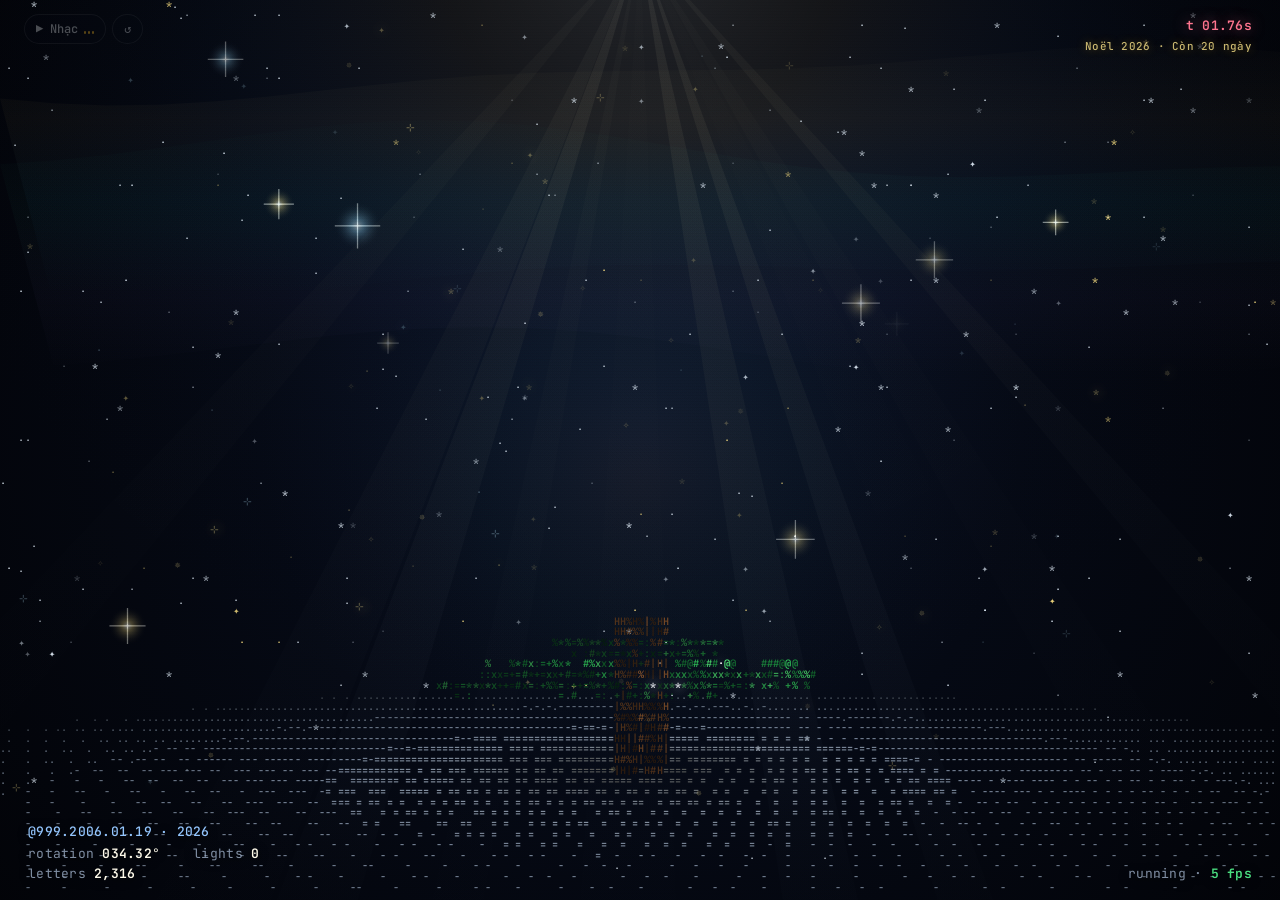
<file: ascii-tree.html>
<!DOCTYPE html>
<html lang="vi">

<head>
  <meta charset="UTF-8">
  <meta name="viewport"
    content="width=device-width, initial-scale=1.0, maximum-scale=1.0, user-scalable=no, viewport-fit=cover">
  <title>💌 Bạn có một tấm thiệp Giáng Sinh 2026</title>
  <meta name="description"
    content="Một món quà nhỏ lung linh kèm cây thông ASCII 3D phát sáng và tấm thiệp Giáng Sinh ấm áp gửi đến bạn.">
  <meta property="og:type" content="website">
  <meta property="og:title" content="💌 Bạn có một tấm thiệp Giáng Sinh 2026 ✦">
  <meta property="og:description"
    content="Chạm để mở cây thông Giáng Sinh phát sáng và phong thư kỷ niệm ấm áp dành riêng cho bạn.">
  <meta property="og:image" content="https://anhtuan30012005.github.io/christmas-village-3d/card-photo.jpg">
  <meta property="og:url" content="https://anhtuan30012005.github.io/christmas-village-3d/ascii-tree.html">
  <meta name="twitter:card" content="summary_large_image">
  <link rel="icon"
    href="data:image/svg+xml,<svg xmlns='http://www.w3.org/2000/svg' viewBox='0 0 100 100'><text y='.9em' font-size='90'>🎄</text></svg>">
  <link rel="preconnect" href="https://fonts.googleapis.com">
  <link rel="preconnect" href="https://fonts.gstatic.com" crossorigin>
  <link
    href="https://fonts.googleapis.com/css2?family=Cormorant+Garamond:ital,wght@0,500;0,600;0,700;1,500;1,600&family=Great+Vibes&family=Inter:wght@400;500;600&family=JetBrains+Mono:wght@400;500;600;700&display=swap"
    rel="stylesheet">
  <style>
    :root {
      --bg: #03050a;
      --fg: #e2ecf8;
      --muted: rgba(176, 196, 222, 0.72);
      --gold: #fbbf24;
      --gold-soft: #fde68a;
      --crimson: #8f1629;
      --crimson-dark: #5c0c19;
      --safe-bottom: env(safe-area-inset-bottom, 0px);
      --safe-top: env(safe-area-inset-top, 0px);
    }

    * {
      box-sizing: border-box;
      -webkit-tap-highlight-color: transparent;
    }

    html,
    body {
      margin: 0;
      padding: 0;
      width: 100%;
      height: 100%;
      overflow: hidden;
      background: var(--bg);
      color: var(--fg);
      font-family: 'Inter', -apple-system, BlinkMacSystemFont, sans-serif;
      user-select: none;
      touch-action: none;
    }

    #stage {
      position: fixed;
      inset: 0;
      width: 100vw;
      height: 100dvh;
      background: radial-gradient(circle at 50% 44%, #0b1224 0%, #04070f 62%, #020307 100%);
      overflow: hidden;
    }

    #ascii-canvas {
      display: block;
      width: 100%;
      height: 100%;
      cursor: grab;
    }

    #ascii-canvas:active {
      cursor: grabbing;
    }

    /* Ultra-subtle CRT scanline sheen */
    #stage::after {
      content: "";
      position: fixed;
      inset: 0;
      pointer-events: none;
      background: repeating-linear-gradient(0deg,
          rgba(0, 0, 0, 0.11) 0px,
          rgba(0, 0, 0, 0.11) 1px,
          transparent 1px,
          transparent 3px);
      opacity: 0.34;
      z-index: 4;
    }

    /* =====================================================================
       ACT 1: CINEMATIC OPENING STARLIGHT CURTAIN
       ===================================================================== */
    .intro-curtain {
      position: fixed;
      inset: 0;
      z-index: 60;
      display: flex;
      flex-direction: column;
      align-items: center;
      justify-content: center;
      background: radial-gradient(circle at 50% 48%, #0d162c 0%, #04070f 65%, #020307 100%);
      pointer-events: auto;
      transition: opacity 1.15s cubic-bezier(0.22, 1, 0.36, 1), visibility 1.15s ease;
    }

    .intro-curtain.fade-out {
      opacity: 0;
      visibility: hidden;
      pointer-events: none;
    }

    .intro-star {
      font-size: clamp(26px, 4vw, 38px);
      color: #fde68a;
      text-shadow: 0 0 28px rgba(251, 191, 36, 0.95), 0 0 60px rgba(251, 191, 36, 0.45);
      opacity: 0;
      transform: scale(0.3) rotate(-35deg);
      animation: introStarIn 1.1s cubic-bezier(0.16, 1, 0.3, 1) 0.15s forwards;
    }

    @keyframes introStarIn {
      to {
        opacity: 1;
        transform: scale(1) rotate(0deg);
      }
    }

    .intro-line {
      width: 0;
      height: 1px;
      margin: 18px 0 20px;
      background: linear-gradient(90deg, transparent, rgba(253, 224, 71, 0.95), transparent);
      animation: introLineGrow 1.0s cubic-bezier(0.22, 1, 0.36, 1) 0.35s forwards;
    }

    @keyframes introLineGrow {
      to {
        width: min(260px, 64vw);
      }
    }

    .intro-title {
      font-family: 'Cormorant Garamond', Georgia, serif;
      font-size: clamp(1.7rem, 5vw, 3.1rem);
      font-weight: 700;
      letter-spacing: 0.24em;
      color: #fffbeb;
      text-shadow: 0 0 32px rgba(251, 191, 36, 0.52);
      text-align: center;
      padding: 0 18px;
      opacity: 0;
      transform: translateY(14px);
      animation: introTextIn 1.05s cubic-bezier(0.22, 1, 0.36, 1) 0.55s forwards;
    }

    .intro-sub {
      margin-top: 10px;
      font-size: clamp(0.78rem, 2.2vw, 0.95rem);
      letter-spacing: 0.06em;
      color: rgba(226, 232, 240, 0.72);
      text-align: center;
      padding: 0 24px;
      opacity: 0;
      transform: translateY(10px);
      animation: introTextIn 1.0s cubic-bezier(0.22, 1, 0.36, 1) 0.85s forwards;
    }

    @keyframes introTextIn {
      to {
        opacity: 1;
        transform: translateY(0);
      }
    }

    .shooting-star {
      position: absolute;
      top: 24%;
      left: -12%;
      width: 140px;
      height: 2px;
      background: linear-gradient(90deg, transparent, rgba(255, 244, 190, 0.95), #ffffff);
      border-radius: 999px;
      box-shadow: 0 0 18px rgba(255, 224, 110, 0.95);
      transform: rotate(16deg);
      opacity: 0;
      animation: shootAcross 1.35s cubic-bezier(0.2, 0.8, 0.3, 1) 0.25s forwards;
    }

    @keyframes shootAcross {
      0% {
        opacity: 0;
        transform: translate(0, 0) rotate(16deg);
      }

      18% {
        opacity: 1;
      }

      85% {
        opacity: 0.9;
      }

      100% {
        opacity: 0;
        transform: translate(125vw, 34vh) rotate(16deg);
      }
    }

    /* =====================================================================
       TERMINAL TELEMETRY & MINIMAL GHOST CONTROLS
       ===================================================================== */
    .hud {
      position: fixed;
      inset: 0;
      pointer-events: none;
      z-index: 10;
      font-family: 'JetBrains Mono', ui-monospace, monospace;
      font-size: clamp(10px, 1.25vw, 13px);
      line-height: 1.55;
      letter-spacing: 0.02em;
    }

    .hud-time {
      position: fixed;
      top: calc(16px + var(--safe-top));
      right: clamp(14px, 2.6vw, 28px);
      text-align: right;
      color: #ff758f;
      font-weight: 600;
      font-variant-numeric: tabular-nums;
      text-shadow: 0 0 14px rgba(255, 117, 143, 0.55);
    }

    .hud-countdown {
      margin-top: 2px;
      font-size: 0.84em;
      font-weight: 500;
      color: rgba(253, 230, 138, 0.78);
      text-shadow: 0 0 10px rgba(251, 191, 36, 0.35);
    }

    .hud-bottom-left {
      position: fixed;
      left: clamp(14px, 2.6vw, 28px);
      bottom: calc(16px + var(--safe-bottom));
      color: var(--muted);
      font-variant-numeric: tabular-nums;
      text-shadow: 0 2px 10px rgba(0, 0, 0, 0.92);
    }

    .hud-bottom-left .tag {
      color: #93c5fd;
      font-weight: 500;
      margin-bottom: 2px;
    }

    .hud-bottom-left .val {
      color: #fffbeb;
      font-weight: 600;
    }

    .hud-bottom-right {
      position: fixed;
      right: clamp(14px, 2.6vw, 28px);
      bottom: calc(16px + var(--safe-bottom));
      color: var(--muted);
      font-variant-numeric: tabular-nums;
      text-shadow: 0 2px 10px rgba(0, 0, 0, 0.92);
    }

    .hud-bottom-right .fps {
      color: #4ade80;
      font-weight: 600;
    }

    /* Ultra-Minimal Top-Left Ghost Controls */
    .mini-controls {
      position: fixed;
      top: calc(14px + var(--safe-top));
      left: clamp(12px, 2.2vw, 24px);
      z-index: 20;
      display: inline-flex;
      align-items: center;
      gap: 6px;
      font-family: 'JetBrains Mono', ui-monospace, monospace;
      transition: opacity 0.5s ease;
    }

    .mini-controls.idle {
      opacity: 0.34;
    }

    .mini-controls:hover,
    .mini-controls:focus-within {
      opacity: 1 !important;
    }

    .ghost-btn {
      appearance: none;
      border: 1px solid rgba(255, 255, 255, 0.14);
      background: rgba(8, 12, 22, 0.62);
      backdrop-filter: blur(12px);
      -webkit-backdrop-filter: blur(12px);
      color: rgba(241, 245, 249, 0.88);
      font-family: inherit;
      font-size: clamp(11px, 1.2vw, 12px);
      font-weight: 500;
      padding: 6px 11px;
      border-radius: 999px;
      cursor: pointer;
      display: inline-flex;
      align-items: center;
      gap: 6px;
      transition: all 0.2s ease;
    }

    .ghost-btn:hover {
      background: rgba(255, 255, 255, 0.12);
      border-color: rgba(253, 224, 71, 0.45);
      color: #fffbeb;
    }

    .ghost-btn.playing {
      border-color: rgba(251, 191, 36, 0.52);
      background: rgba(251, 191, 36, 0.16);
      color: #fde68a;
    }

    .ghost-btn.hidden {
      display: none;
    }

    .eq {
      display: inline-flex;
      align-items: flex-end;
      gap: 2px;
      height: 10px;
    }

    .eq span {
      width: 2px;
      height: 3px;
      background: #fbbf24;
      border-radius: 2px;
    }

    .playing .eq span {
      animation: eq 0.68s ease-in-out infinite alternate;
    }

    .playing .eq span:nth-child(2) {
      animation-delay: 0.18s;
    }

    .playing .eq span:nth-child(3) {
      animation-delay: 0.36s;
    }

    @keyframes eq {
      0% {
        height: 3px;
      }

      100% {
        height: 10px;
      }
    }

    /* =====================================================================
       ACT 3: BESPOKE FLOATING WAX-SEALED INVITATION ORNAMENT
       (Desktop: gracefully floating right beside the tree in starry space;
        Mobile: floating in the spacious starry sky above the star crown!)
       ===================================================================== */
    .card-invite-wrap {
      position: fixed;
      right: clamp(28px, 5.5vw, 76px);
      top: 48%;
      transform: translateY(-50%) translateX(36px) scale(0.92);
      opacity: 0;
      visibility: hidden;
      z-index: 25;
      transition: opacity 0.9s cubic-bezier(0.22, 1, 0.36, 1),
        transform 0.9s cubic-bezier(0.22, 1, 0.36, 1),
        visibility 0.9s ease;
    }

    .card-invite-wrap.show {
      opacity: 1;
      visibility: visible;
      transform: translateY(-50%) translateX(0) scale(1);
    }

    .card-invite-btn {
      position: relative;
      overflow: hidden;
      appearance: none;
      width: 214px;
      padding: 18px 18px 16px;
      border-radius: 18px;
      border: 1px solid rgba(245, 208, 122, 0.52);
      background: linear-gradient(155deg, rgba(66, 12, 26, 0.86) 0%, rgba(24, 9, 17, 0.90) 100%);
      backdrop-filter: blur(18px);
      -webkit-backdrop-filter: blur(18px);
      color: #fffbeb;
      cursor: pointer;
      display: flex;
      flex-direction: column;
      align-items: center;
      text-align: center;
      gap: 9px;
      box-shadow: 0 20px 52px rgba(0, 0, 0, 0.72), 0 0 38px rgba(251, 191, 36, 0.22), inset 0 1px 0 rgba(255, 245, 210, 0.22);
      animation: inviteFloat 3.6s ease-in-out infinite;
      transition: transform 0.28s ease, box-shadow 0.28s ease, border-color 0.28s ease;
    }

    .card-invite-btn:hover {
      border-color: rgba(253, 224, 71, 0.85);
      box-shadow: 0 24px 62px rgba(0, 0, 0, 0.78), 0 0 50px rgba(251, 191, 36, 0.44), inset 0 1px 0 rgba(255, 248, 220, 0.35);
    }

    @keyframes inviteFloat {

      0%,
      100% {
        transform: translateY(0px);
      }

      50% {
        transform: translateY(-7px);
      }
    }

    /* Inner double gold hairline frame on floating invite ornament */
    .card-invite-btn::after {
      content: "";
      position: absolute;
      inset: 6px;
      border-radius: 12px;
      border: 1px solid rgba(251, 191, 36, 0.22);
      pointer-events: none;
    }

    /* Subtle gold-foil light sweep */
    .card-invite-btn::before {
      content: "";
      position: absolute;
      inset: 0;
      background: linear-gradient(115deg, transparent 22%, rgba(255, 244, 196, 0.28) 50%, transparent 78%);
      transform: translateX(-130%);
      animation: shimmerSweep 3.8s ease-in-out infinite;
    }

    @keyframes shimmerSweep {

      0%,
      56% {
        transform: translateX(-130%);
      }

      100% {
        transform: translateX(145%);
      }
    }

    /* Mini wax-sealed crimson envelope emblem inside invite */
    .invite-emblem {
      position: relative;
      width: 58px;
      height: 40px;
      border-radius: 6px;
      background: linear-gradient(155deg, #9d1a30 0%, #5c0b1a 100%);
      border: 1px solid rgba(253, 224, 71, 0.65);
      box-shadow: 0 8px 20px rgba(0, 0, 0, 0.50), 0 0 18px rgba(251, 191, 36, 0.32);
      display: flex;
      align-items: center;
      justify-content: center;
      flex-shrink: 0;
    }

    .invite-emblem::before {
      content: "";
      position: absolute;
      inset: 0;
      background: linear-gradient(180deg, rgba(255, 244, 210, 0.16), transparent);
      clip-path: polygon(0 0, 50% 56%, 100% 0);
    }

    .invite-seal {
      width: 18px;
      height: 18px;
      border-radius: 50%;
      background: radial-gradient(circle at 35% 30%, #fef08a, #f59e0b 65%, #b45309);
      color: #6b121c;
      font-size: 10px;
      font-weight: 700;
      display: flex;
      align-items: center;
      justify-content: center;
      box-shadow: 0 0 12px rgba(253, 224, 71, 0.85);
      animation: pulseSeal 2.0s ease-in-out infinite;
      position: relative;
      z-index: 2;
    }

    @keyframes pulseSeal {

      0%,
      100% {
        transform: scale(1);
      }

      50% {
        transform: scale(1.16);
      }
    }

    .invite-copy {
      display: flex;
      flex-direction: column;
      gap: 3px;
    }

    .invite-title {
      font-family: 'Cormorant Garamond', Georgia, serif;
      font-size: 1.15rem;
      font-weight: 700;
      line-height: 1.2;
      color: #fffbeb;
      letter-spacing: 0.02em;
    }

    .invite-cta {
      font-size: 0.72rem;
      font-weight: 500;
      letter-spacing: 0.10em;
      text-transform: uppercase;
      color: #fde68a;
      opacity: 0.92;
    }

    /* =====================================================================
       ACT 4: 3D WAX-SEALED ENVELOPE -> ROYAL DOUBLE-PAGE CHRISTMAS FOLIO CARD
       ===================================================================== */
    .card-stage {
      position: fixed;
      inset: 0;
      z-index: 50;
      display: flex;
      flex-direction: column;
      align-items: center;
      justify-content: center;
      padding: 18px;
      background: radial-gradient(circle at 50% 45%, rgba(16, 10, 22, 0.72) 0%, rgba(2, 4, 10, 0.86) 100%);
      backdrop-filter: blur(14px);
      -webkit-backdrop-filter: blur(14px);
      opacity: 0;
      visibility: hidden;
      pointer-events: none;
      transition: opacity 0.45s ease, visibility 0.45s ease;
    }

    .card-stage.open {
      opacity: 1;
      visibility: visible;
      pointer-events: auto;
    }

    .sparkle-layer {
      position: fixed;
      inset: 0;
      pointer-events: none;
      overflow: hidden;
      z-index: 55;
    }

    .spark-dot {
      position: absolute;
      left: 50%;
      top: 50%;
      width: 7px;
      height: 7px;
      border-radius: 50%;
      background: #fde047;
      box-shadow: 0 0 12px #fbbf24;
      animation: sparkBurst 1.35s cubic-bezier(0.16, 1, 0.3, 1) forwards;
    }

    @keyframes sparkBurst {
      0% {
        opacity: 1;
        transform: translate(-50%, -50%) scale(0.4);
      }

      70% {
        opacity: 0.95;
      }

      100% {
        opacity: 0;
        transform: translate(calc(-50% + var(--tx)), calc(-50% + var(--ty))) scale(0);
      }
    }

    /* 3D Crimson & Gold-Lined Envelope */
    .envelope-scene {
      position: absolute;
      perspective: 1200px;
      display: flex;
      flex-direction: column;
      align-items: center;
      transition: opacity 0.55s ease, transform 0.55s ease;
    }

    .envelope-scene.hide {
      opacity: 0;
      transform: scale(0.86) translateY(28px);
      pointer-events: none;
    }

    .envelope {
      position: relative;
      width: min(340px, 84vw);
      height: min(222px, 55vw);
      transform-style: preserve-3d;
      transform: translateY(48px) scale(0.86);
      opacity: 0;
      transition: transform 0.65s cubic-bezier(0.22, 1, 0.36, 1), opacity 0.45s ease;
    }

    .envelope.entered {
      transform: translateY(0) scale(1);
      opacity: 1;
    }

    .env-back {
      position: absolute;
      inset: 0;
      border-radius: 14px;
      background: linear-gradient(155deg, #5f0d1e 0%, #3a0711 100%);
      border: 1.5px solid rgba(251, 191, 36, 0.55);
      box-shadow: 0 28px 76px rgba(0, 0, 0, 0.78), 0 0 48px rgba(251, 191, 36, 0.22);
    }

    .env-letter-peek {
      position: absolute;
      left: 16px;
      right: 16px;
      top: 16px;
      bottom: 14px;
      border-radius: 10px;
      background: linear-gradient(180deg, #fffdf7 0%, #f5e8cc 100%);
      border: 1.5px solid rgba(201, 151, 59, 0.60);
      display: flex;
      flex-direction: column;
      align-items: center;
      justify-content: center;
      gap: 4px;
      color: #6b1422;
      font-family: 'Great Vibes', cursive;
      font-size: 1.9rem;
      box-shadow: 0 10px 26px rgba(0, 0, 0, 0.35);
      transform: translateY(0);
      transition: transform 0.75s cubic-bezier(0.22, 1, 0.36, 1);
      z-index: 2;
    }

    .envelope.risen .env-letter-peek {
      transform: translateY(-100px) scale(1.06);
    }

    .env-front {
      position: absolute;
      inset: 0;
      border-radius: 14px;
      overflow: hidden;
      z-index: 3;
      pointer-events: none;
    }

    .env-front::before {
      content: "";
      position: absolute;
      inset: 0;
      background: linear-gradient(155deg, #8a1529 0%, #560a18 100%);
      clip-path: polygon(0 0, 50% 56%, 100% 0, 100% 100%, 0 100%);
    }

    .env-front::after {
      content: "";
      position: absolute;
      inset: 0;
      background: linear-gradient(180deg, #741122 0%, #480814 100%);
      clip-path: polygon(0 100%, 50% 48%, 100% 100%);
      border-top: 1px solid rgba(251, 191, 36, 0.32);
    }

    .env-flap {
      position: absolute;
      top: 0;
      left: 0;
      right: 0;
      height: 58%;
      transform-origin: top center;
      transform: rotateX(0deg);
      transition: transform 0.72s cubic-bezier(0.22, 1, 0.36, 1);
      z-index: 4;
      pointer-events: none;
    }

    .env-flap::before {
      content: "";
      position: absolute;
      inset: 0;
      background: linear-gradient(180deg, #a61d35 0%, #6e1021 100%);
      clip-path: polygon(0 0, 100% 0, 50% 100%);
      border-top-left-radius: 14px;
      border-top-right-radius: 14px;
      filter: drop-shadow(0 6px 10px rgba(0, 0, 0, 0.45));
    }

    .envelope.opened .env-flap {
      transform: rotateX(-178deg);
      z-index: 1;
    }

    .wax-seal {
      position: absolute;
      left: 50%;
      top: 52%;
      transform: translate(-50%, -50%) scale(1);
      width: 58px;
      height: 58px;
      border-radius: 50%;
      background: radial-gradient(circle at 34% 28%, #fef08a 0%, #f59e0b 52%, #9a3412 100%);
      border: 2px solid rgba(255, 251, 235, 0.72);
      box-shadow: 0 8px 24px rgba(0, 0, 0, 0.55), 0 0 28px rgba(251, 191, 36, 0.72);
      display: flex;
      align-items: center;
      justify-content: center;
      font-size: 24px;
      color: #6b121c;
      z-index: 5;
      transition: transform 0.42s cubic-bezier(0.22, 1, 0.36, 1), opacity 0.38s ease;
    }

    .envelope.opened .wax-seal {
      transform: translate(-50%, -50%) scale(1.65);
      opacity: 0;
    }

    .env-caption {
      margin-top: 22px;
      font-family: 'Cormorant Garamond', Georgia, serif;
      font-style: italic;
      font-size: 1.05rem;
      letter-spacing: 0.06em;
      color: rgba(253, 230, 138, 0.92);
    }

    /* =====================================================================
       ROYAL DOUBLE-PAGE FOLIO CARD (VELVET BURGUNDY + HANDMADE IVORY PARCHMENT)
       ===================================================================== */
    .card-shell {
      position: relative;
      display: flex;
      flex-direction: column;
      align-items: center;
      gap: 14px;
      width: min(860px, 94vw);
      max-height: calc(100dvh - 28px);
      perspective: 1400px;
      opacity: 0;
      transform: translateY(36px) scale(0.92);
      pointer-events: none;
      transition: opacity 0.75s cubic-bezier(0.22, 1, 0.36, 1), transform 0.75s cubic-bezier(0.22, 1, 0.36, 1);
    }

    .card-shell.revealed {
      opacity: 1;
      transform: translateY(0) scale(1);
      pointer-events: auto;
    }

    .greeting-card {
      position: relative;
      width: 100%;
      max-height: calc(100dvh - 82px);
      overflow-y: auto;
      border-radius: 18px;
      background: #1a070d;
      border: 1.5px solid rgba(229, 184, 96, 0.65);
      box-shadow:
        0 38px 100px rgba(0, 0, 0, 0.85),
        0 0 68px rgba(251, 191, 36, 0.18),
        inset 0 0 0 1px rgba(255, 244, 200, 0.15);
      transform-style: preserve-3d;
      transition: transform 0.25s ease-out;
      scrollbar-width: thin;
    }

    /* Moving metallic gold-foil sheen on mouse hover */
    .foil-sheen {
      position: absolute;
      inset: 0;
      pointer-events: none;
      z-index: 6;
      border-radius: 18px;
      background: radial-gradient(circle at var(--mx, 50%) var(--my, 50%), rgba(255, 240, 185, 0.14) 0%, transparent 48%);
      mix-blend-mode: screen;
    }

    /* Floating Circular Gold Close Button at Top-Right of Card */
    .card-close-x {
      position: absolute;
      top: 12px;
      right: 12px;
      z-index: 12;
      width: 34px;
      height: 34px;
      border-radius: 50%;
      border: 1px solid rgba(180, 128, 42, 0.45);
      background: rgba(255, 250, 240, 0.86);
      color: #5c1a1b;
      font-size: 15px;
      font-weight: 700;
      cursor: pointer;
      display: flex;
      align-items: center;
      justify-content: center;
      box-shadow: 0 4px 14px rgba(0, 0, 0, 0.22);
      transition: all 0.2s ease;
    }

    .card-close-x:hover {
      background: #8f1629;
      color: #fffbeb;
      border-color: #fde047;
      transform: rotate(90deg);
    }

    .card-folio {
      display: grid;
      grid-template-columns: 1fr 1.06fr;
      min-height: 460px;
      position: relative;
    }

    /* Center Book-Fold Spine Shadow on Desktop */
    .card-folio::after {
      content: "";
      position: absolute;
      top: 0;
      bottom: 0;
      left: 48.5%;
      width: 28px;
      transform: translateX(-50%);
      background: linear-gradient(90deg, transparent, rgba(0, 0, 0, 0.34) 48%, rgba(0, 0, 0, 0.14) 54%, transparent);
      pointer-events: none;
      z-index: 5;
    }

    /* LEFT PAGE: Royal Velvet Burgundy & Gold-Foil Keepsake Portrait Spread */
    .folio-left {
      position: relative;
      padding: clamp(24px, 3.2vw, 38px) clamp(20px, 2.8vw, 34px);
      background:
        radial-gradient(circle at 50% 38%, rgba(132, 22, 46, 0.72) 0%, rgba(44, 8, 18, 0.96) 62%, #1a040a 100%);
      display: flex;
      flex-direction: column;
      align-items: center;
      justify-content: center;
      gap: 16px;
      overflow: hidden;
    }

    /* Ornate double gold-foil inner border on Velvet Left Page */
    .folio-left::before {
      content: "";
      position: absolute;
      inset: 14px;
      border-radius: 10px;
      border: 1px solid rgba(236, 194, 108, 0.36);
      box-shadow: inset 0 0 0 4px rgba(26, 4, 10, 0.45), inset 0 0 0 5px rgba(236, 194, 108, 0.16);
      pointer-events: none;
    }

    .corner-svg {
      position: absolute;
      width: 38px;
      height: 38px;
      color: rgba(244, 206, 122, 0.68);
      pointer-events: none;
    }

    .corner-svg.tl {
      top: 20px;
      left: 20px;
    }

    .corner-svg.tr {
      top: 20px;
      right: 20px;
      transform: scaleX(-1);
    }

    .corner-svg.bl {
      bottom: 20px;
      left: 20px;
      transform: scaleY(-1);
    }

    .corner-svg.br {
      bottom: 20px;
      right: 20px;
      transform: scale(-1);
    }

    .folio-crest-top {
      font-family: 'Cormorant Garamond', Georgia, serif;
      font-size: 0.78rem;
      letter-spacing: 0.28em;
      text-transform: uppercase;
      color: rgba(253, 230, 138, 0.85);
      position: relative;
      z-index: 2;
    }

    /* Double Gold-Beveled Vintage Keepsake Photo Frame */
    .gold-frame {
      position: relative;
      z-index: 2;
      width: 100%;
      max-width: 332px;
      padding: 10px;
      border-radius: 10px;
      background: linear-gradient(135deg, #f7de9c 0%, #b9832c 35%, #fceab2 55%, #9c6a1f 85%, #f5d88e 100%);
      box-shadow: 0 22px 50px rgba(0, 0, 0, 0.70), 0 0 32px rgba(251, 191, 36, 0.22);
      transition: transform 0.35s ease;
    }

    .gold-frame:hover {
      transform: scale(1.02);
    }

    .gold-frame-inner {
      padding: 7px 7px 14px;
      border-radius: 6px;
      background: #fdf8ee;
      box-shadow: inset 0 1px 4px rgba(0, 0, 0, 0.28);
    }

    .gold-frame img {
      display: block;
      width: 100%;
      aspect-ratio: 16 / 10;
      object-fit: cover;
      border-radius: 3px;
      border: 1px solid rgba(180, 134, 54, 0.35);
      background: #0b1224;
    }

    .polaroid-caption {
      margin-top: 10px;
      text-align: center;
      font-family: 'Cormorant Garamond', Georgia, serif;
      font-style: italic;
      font-size: 1.04rem;
      font-weight: 600;
      color: #5c2824;
      letter-spacing: 0.02em;
    }

    .folio-botanical {
      width: 124px;
      height: 22px;
      color: rgba(244, 206, 122, 0.78);
      position: relative;
      z-index: 2;
    }

    /* RIGHT PAGE: Warm Handmade Ivory-Cream Cotton Parchment Letter */
    .folio-right {
      position: relative;
      padding: clamp(26px, 3.6vw, 42px) clamp(24px, 3.4vw, 40px);
      background:
        radial-gradient(circle at 82% 16%, rgba(255, 240, 204, 0.55) 0%, transparent 52%),
        linear-gradient(155deg, #fffdf8 0%, #faf1de 58%, #f1e3c4 100%);
      color: #2f1b14;
      display: flex;
      flex-direction: column;
      justify-content: center;
      gap: 14px;
      user-select: text;
    }

    /* Embossed fine gold-foil hairline inner border on Ivory Parchment */
    .folio-right::before {
      content: "";
      position: absolute;
      inset: 14px;
      border-radius: 8px;
      border: 1px solid rgba(184, 134, 48, 0.36);
      pointer-events: none;
    }

    .parchment-crest {
      display: flex;
      align-items: center;
      gap: 10px;
      color: #a67422;
      position: relative;
      z-index: 2;
    }

    .parchment-crest::before,
    .parchment-crest::after {
      content: "";
      height: 1px;
      flex: 1;
      background: linear-gradient(90deg, transparent, rgba(184, 134, 48, 0.55), transparent);
    }

    .letter-script {
      font-family: 'Great Vibes', cursive;
      font-size: clamp(2.15rem, 4.2vw, 2.85rem);
      font-weight: 400;
      line-height: 1.08;
      color: #8f1629;
      text-align: center;
      margin: -4px 0 2px;
      text-shadow: 0 2px 12px rgba(143, 22, 41, 0.14);
      position: relative;
      z-index: 2;
    }

    .letter-heading {
      margin: 0;
      font-family: 'Cormorant Garamond', Georgia, serif;
      font-size: clamp(1.32rem, 2.4vw, 1.62rem);
      font-weight: 700;
      color: #3d1c15;
      position: relative;
      z-index: 2;
    }

    .letter-body {
      margin: 0;
      font-family: 'Cormorant Garamond', Georgia, serif;
      font-size: clamp(1.06rem, 1.75vw, 1.18rem);
      font-weight: 500;
      line-height: 1.72;
      color: #3c261d;
      white-space: pre-line;
      position: relative;
      z-index: 2;
    }

    .letter-bottom-row {
      margin-top: 8px;
      display: flex;
      align-items: flex-end;
      justify-content: space-between;
      gap: 12px;
      position: relative;
      z-index: 2;
    }

    .letter-sign {
      font-family: 'Cormorant Garamond', Georgia, serif;
      font-style: italic;
      font-size: 1.24rem;
      font-weight: 700;
      color: #8f1629;
    }

    /* Real Pressed Crimson & Gold Wax Seal Stamp on Parchment Corner */
    .parchment-seal {
      width: 54px;
      height: 54px;
      border-radius: 50%;
      background: radial-gradient(circle at 34% 28%, #c92a42 0%, #8f1629 58%, #540a16 100%);
      border: 2px solid rgba(235, 190, 96, 0.72);
      box-shadow: 0 6px 16px rgba(92, 12, 25, 0.38), inset 0 2px 6px rgba(255, 220, 175, 0.35);
      display: flex;
      flex-direction: column;
      align-items: center;
      justify-content: center;
      color: #fde68a;
      font-family: 'Cormorant Garamond', Georgia, serif;
      line-height: 1;
      flex-shrink: 0;
      transform: rotate(-8deg);
    }

    .parchment-seal .s-icon {
      font-size: 16px;
    }

    .parchment-seal .s-yr {
      font-size: 9.5px;
      font-weight: 700;
      letter-spacing: 0.08em;
      margin-top: 2px;
    }

    /* Crisp, immediate staggered reveal for card contents */
    .reveal-item {
      opacity: 0;
      transform: translateY(10px);
      transition: opacity 0.42s ease, transform 0.42s cubic-bezier(0.22, 1, 0.36, 1);
    }

    .card-shell.revealed .reveal-item {
      opacity: 1;
      transform: translateY(0);
    }

    .card-shell.revealed .reveal-item:nth-child(1) {
      transition-delay: 0.05s;
    }

    .card-shell.revealed .reveal-item:nth-child(2) {
      transition-delay: 0.12s;
    }

    .card-shell.revealed .reveal-item:nth-child(3) {
      transition-delay: 0.19s;
    }

    .card-shell.revealed .reveal-item:nth-child(4) {
      transition-delay: 0.26s;
    }

    .card-shell.revealed .reveal-item:nth-child(5) {
      transition-delay: 0.33s;
    }

    /* Ultra-Discreet External Bar Below the Luxury Card (Zero clutter inside the parchment!) */
    .card-outside-actions {
      display: inline-flex;
      align-items: center;
      gap: 8px;
      flex-wrap: wrap;
      justify-content: center;
    }

    .c-btn {
      appearance: none;
      border: 1px solid rgba(255, 255, 255, 0.18);
      background: rgba(10, 14, 24, 0.72);
      backdrop-filter: blur(12px);
      -webkit-backdrop-filter: blur(12px);
      color: rgba(241, 245, 249, 0.88);
      font-family: inherit;
      font-size: 0.78rem;
      font-weight: 500;
      padding: 8px 14px;
      border-radius: 999px;
      cursor: pointer;
      display: inline-flex;
      align-items: center;
      gap: 6px;
      transition: all 0.2s ease;
    }

    .c-btn:hover {
      background: rgba(255, 255, 255, 0.14);
      border-color: rgba(253, 224, 71, 0.5);
      color: #fffbeb;
    }

    .c-btn.gold {
      background: linear-gradient(135deg, rgba(180, 83, 9, 0.90), rgba(143, 22, 41, 0.90));
      border-color: rgba(253, 224, 71, 0.55);
      color: #fffbeb;
      font-weight: 600;
    }

    /* Inline Quick Editor Drawer (Opens neatly below card only when requested) */
    .card-editor {
      display: none;
      width: 100%;
      padding: 16px;
      border-radius: 14px;
      background: rgba(10, 14, 26, 0.94);
      border: 1px solid rgba(251, 191, 36, 0.35);
      box-shadow: 0 20px 50px rgba(0, 0, 0, 0.7);
    }

    .card-editor.open {
      display: grid;
      gap: 10px;
    }

    .ed-input,
    .ed-textarea {
      width: 100%;
      padding: 9px 12px;
      border-radius: 8px;
      border: 1px solid rgba(255, 255, 255, 0.16);
      background: rgba(18, 26, 44, 0.88);
      color: #f8fafc;
      font-family: inherit;
      font-size: 0.84rem;
      outline: none;
    }

    .ed-input:focus,
    .ed-textarea:focus {
      border-color: #fbbf24;
    }

    .ed-textarea {
      resize: vertical;
      min-height: 70px;
      line-height: 1.5;
    }

    .ed-row {
      display: flex;
      gap: 8px;
      flex-wrap: wrap;
      align-items: center;
    }

    /* Responsive Mobile & Tablet Placement */
    @media (max-width: 860px) {

      /* On Portrait Mobile/Tablet: Place Invitation gracefully in the open starry sky ABOVE the star crown! */
      .card-invite-wrap {
        right: auto;
        left: 50%;
        top: calc(60px + var(--safe-top));
        transform: translateX(-50%) translateY(-22px) scale(0.92);
      }

      .card-invite-wrap.show {
        transform: translateX(-50%) translateY(0) scale(1);
      }

      .card-invite-btn {
        width: auto;
        flex-direction: row;
        text-align: left;
        padding: 10px 16px;
        gap: 12px;
        border-radius: 999px;
      }

      .card-invite-btn::after {
        border-radius: 999px;
        inset: 4px;
      }

      .invite-emblem {
        width: 40px;
        height: 28px;
      }

      .invite-title {
        font-size: 0.96rem;
        white-space: nowrap;
      }

      .invite-cta {
        font-size: 0.64rem;
        white-space: nowrap;
      }

      .card-folio {
        grid-template-columns: 1fr;
        min-height: auto;
      }

      .card-folio::after {
        display: none;
      }

      .folio-left {
        padding: 24px 20px 20px;
        gap: 12px;
      }

      .folio-right {
        padding: 24px 22px 24px;
        gap: 10px;
      }

      .gold-frame {
        max-width: 290px;
      }

      .card-close-x {
        background: rgba(44, 8, 18, 0.82);
        color: #fde68a;
        border-color: rgba(251, 191, 36, 0.55);
      }

      .hud-bottom-left,
      .hud-bottom-right {
        font-size: 10px;
      }

      .ghost-btn {
        padding: 5px 9px;
        font-size: 10.5px;
      }
    }
  </style>
</head>

<body>
  <div id="stage">
    <canvas id="ascii-canvas"></canvas>

    <!-- ACT 1: Cinematic Opening Starlight Curtain -->
    <div class="intro-curtain" id="intro-curtain">
      <div class="shooting-star"></div>
      <div class="intro-star">✦</div>
      <div class="intro-line"></div>
      <div class="intro-title">MERRY CHRISTMAS</div>
      <div class="intro-sub">Một món quà nhỏ lung linh gửi đến bạn trong đêm đông 2026...</div>
    </div>

    <!-- Ultra-Minimal Top-Left Ghost Controls -->
    <div class="mini-controls" id="mini-controls">
      <button class="ghost-btn" id="btn-audio" title="Bật/Tắt nhạc Giáng sinh">
        <span id="audio-lbl">▶ Nhạc</span>
        <span class="eq"><span></span><span></span><span></span></span>
      </button>
      <button class="ghost-btn" id="btn-replay" title="Xem lại từ đầu">↺</button>
      <button class="ghost-btn hidden" id="btn-mini-card" title="Mở lại tấm thiệp">💌 Thiệp</button>
    </div>

    <!-- Clean Terminal Telemetry -->
    <div class="hud">
      <div class="hud-time">
        <div id="hud-time">t 00.00s</div>
        <div class="hud-countdown" id="hud-countdown"></div>
      </div>

      <div class="hud-bottom-left">
        <div class="tag">@999.2006.01.19 · 2026</div>
        <div>rotation <span class="val" id="hud-rot">000.00°</span> &nbsp;&nbsp; lights <span class="val"
            id="hud-lights">0</span></div>
        <div>letters <span class="val" id="hud-letters">0</span></div>
      </div>

      <div class="hud-bottom-right">
        running · <span class="fps" id="hud-fps">60 fps</span>
      </div>
    </div>

    <!-- ACT 3: Bespoke Floating Wax-Sealed Envelope Ornament (Side on Desktop, Starry Sky Above Tree on Mobile) -->
    <div class="card-invite-wrap" id="card-invite">
      <button class="card-invite-btn" id="btn-open-card">
        <span class="invite-emblem"><span class="invite-seal">❄</span></span>
        <span class="invite-copy">
          <span class="invite-title">Bạn có một tấm thiệp</span>
          <span class="invite-cta">✦ Chạm để mở ✦</span>
        </span>
      </button>
    </div>

    <!-- ACT 4: 3D Envelope Opening Animation -> Royal Double-Page Burgundy & Ivory Christmas Folio Card -->
    <div class="card-stage" id="card-stage">
      <div class="sparkle-layer" id="sparkle-layer"></div>

      <!-- Stage 4A: 3D Wax-Sealed Crimson Envelope -->
      <div class="envelope-scene" id="envelope-scene">
        <div class="envelope" id="envelope">
          <div class="env-back"></div>
          <div class="env-letter-peek">
            <span>Merry Christmas</span>
            <span
              style="font-family: 'Cormorant Garamond', serif; font-size: 0.85rem; letter-spacing: 0.14em; text-transform: uppercase; opacity: 0.72;">Noël
              · 2026</span>
          </div>
          <div class="env-front"></div>
          <div class="env-flap"></div>
          <div class="wax-seal">❄</div>
        </div>
        <div class="env-caption">Đang mở phong thư Giáng Sinh...</div>
      </div>

      <!-- Stage 4B: Royal Double-Page Keepsake Greeting Card -->
      <div class="card-shell" id="card-shell">
        <div class="greeting-card" id="greeting-card">
          <div class="foil-sheen" id="foil-sheen"></div>
          <button class="card-close-x" id="btn-close-card" title="Đóng thiệp">✕</button>

          <div class="card-folio">
            <!-- LEFT PAGE: Royal Velvet Burgundy & Double Gold-Beveled Portrait Frame -->
            <div class="folio-left">
              <svg class="corner-svg tl" viewBox="0 0 40 40" fill="none" stroke="currentColor" stroke-width="1.2">
                <path d="M2 38 V10 Q2 2 10 2 H38 M8 32 V14 Q8 8 14 8 H32" />
                <circle cx="14" cy="14" r="2" fill="currentColor" />
              </svg>
              <svg class="corner-svg tr" viewBox="0 0 40 40" fill="none" stroke="currentColor" stroke-width="1.2">
                <path d="M2 38 V10 Q2 2 10 2 H38 M8 32 V14 Q8 8 14 8 H32" />
                <circle cx="14" cy="14" r="2" fill="currentColor" />
              </svg>
              <svg class="corner-svg bl" viewBox="0 0 40 40" fill="none" stroke="currentColor" stroke-width="1.2">
                <path d="M2 38 V10 Q2 2 10 2 H38 M8 32 V14 Q8 8 14 8 H32" />
                <circle cx="14" cy="14" r="2" fill="currentColor" />
              </svg>
              <svg class="corner-svg br" viewBox="0 0 40 40" fill="none" stroke="currentColor" stroke-width="1.2">
                <path d="M2 38 V10 Q2 2 10 2 H38 M8 32 V14 Q8 8 14 8 H32" />
                <circle cx="14" cy="14" r="2" fill="currentColor" />
              </svg>

              <div class="folio-crest-top">✦ ÉDITION DE NOËL · 2026 ✦</div>

              <div class="gold-frame">
                <div class="gold-frame-inner">
                  <img id="card-img" src="card-photo.jpg" alt="Kỷ niệm Giáng Sinh">
                  <div class="polaroid-caption" id="card-photo-caption">Đêm Giáng Sinh An Lành · 2026 ❄️</div>
                </div>
              </div>

              <svg class="folio-botanical" viewBox="0 0 140 24" fill="none" stroke="currentColor" stroke-width="1.15">
                <path d="M10 12 Q42 12 70 12 Q98 12 130 12" opacity="0.5" />
                <path d="M70 4 L73 10 L79 12 L73 14 L70 20 L67 14 L61 12 L67 10 Z" fill="currentColor" />
                <path d="M44 12 Q52 5 60 12 Q52 19 44 12 Z M96 12 Q88 5 80 12 Q88 19 96 12 Z" opacity="0.85" />
                <circle cx="32" cy="12" r="2" fill="currentColor" />
                <circle cx="108" cy="12" r="2" fill="currentColor" />
              </svg>
            </div>

            <!-- RIGHT PAGE: Warm Handmade Ivory-Cream Cotton Paper Letter -->
            <div class="folio-right">
              <div class="parchment-crest reveal-item">
                <span style="font-size: 0.9rem;">✦ ❄ ✦</span>
              </div>
              <div class="letter-script reveal-item">Merry Christmas</div>
              <h2 class="letter-heading reveal-item" id="card-to">Gửi đến người đặc biệt,</h2>
              <p class="letter-body reveal-item" id="card-body">Chúc bạn một mùa Giáng Sinh thật ấm áp, bình an và ngập
                tràn những khoảnh khắc diệu kỳ.

                Mong rằng ánh đèn lung linh đêm nay sẽ mang đến thật nhiều niềm vui, tiếng cười và những điều tốt đẹp
                nhất cho chặng đường phía trước.</p>
              <div class="letter-bottom-row reveal-item">
                <div class="letter-sign" id="card-sign">— Chúc Mừng Giáng Sinh 🎄✨</div>
                <div class="parchment-seal" aria-hidden="true">
                  <span class="s-icon">❄</span>
                  <span class="s-yr">2026</span>
                </div>
              </div>
            </div>
          </div>
        </div>

        <!-- Inline Quick Personalizer Drawer (Opens outside the paper only when clicked) -->
        <div class="card-editor" id="card-editor">
          <input class="ed-input" id="ed-to" placeholder="Tiêu đề gửi tới (vd: Gửi Minh Anh,)">
          <textarea class="ed-textarea" id="ed-body" placeholder="Nhập lời chúc Giáng Sinh của bạn..."></textarea>
          <div class="ed-row">
            <input class="ed-input" id="ed-sign" style="flex:1; min-width: 150px;"
              placeholder="Chữ ký (vd: — Từ Tuấn 🎄)">
            <input class="ed-input" id="ed-cap" style="flex:1; min-width: 150px;" placeholder="Chú thích ảnh">
          </div>
          <div class="ed-row">
            <label class="c-btn" style="cursor:pointer;">
              📷 Chọn ảnh từ máy
              <input type="file" id="ed-file" accept="image/*" style="display:none;">
            </label>
            <button class="c-btn gold" id="btn-apply-card">✓ Áp Dụng</button>
            <button class="c-btn" id="btn-copy-link">🔗 Copy link gửi bạn</button>
          </div>
        </div>

        <!-- Ultra-Discreet External Bar Below Card -->
        <div class="card-outside-actions">
          <button class="c-btn gold" id="btn-download-card">📥 Lưu ảnh thiệp</button>
          <button class="c-btn" id="btn-toggle-editor">✎ Đổi ảnh & lời chúc</button>
        </div>
      </div>
    </div>
  </div>

  <audio id="bgMusic" src="music.mp3" loop autoplay preload="auto"></audio>

  <script>
    (() => {
      "use strict";

      const TAU = Math.PI * 2;

      const T_NEEDLE = 0;
      const T_SNOWCAP = 1;
      const T_TRUNK = 2;
      const T_GARLAND = 3;
      const T_LIGHT = 4;
      const T_BALL = 5;
      const T_GIFT = 6;
      const T_STAR = 7;
      const T_BEAM = 8;
      const T_GROUND = 9;
      const T_BG_STONE = 10;
      const T_BG_ROOF = 11;
      const T_BG_GLOW = 12;
      const T_BG_CROSS = 13;
      const T_CHAR = 14;

      const SHADE_RAMP = ".:-=+*x%#@";

      const PALETTE = {
        foliage: [
          [28, 138, 62],
          [46, 188, 86],
          [78, 226, 114],
          [20, 108, 48]
        ],
        snow: [246, 251, 255],
        trunk: [164, 102, 54],
        garlandA: [255, 224, 72],
        garlandB: [255, 245, 195],
        star: [255, 242, 128],
        balls: [
          [255, 36, 58],
          [255, 206, 44],
          [244, 42, 92],
          [56, 214, 255]
        ],
        lights: [
          [255, 226, 76],
          [255, 68, 92],
          [72, 234, 255],
          [96, 246, 136],
          [255, 152, 224],
          [255, 174, 48]
        ],
        ground: [176, 196, 224],
        sky: [232, 244, 255]
      };

      class RadiantAsciiTree {
        constructor(canvas, hud, onTreeReady) {
          this.canvas = canvas;
          this.ctx = canvas.getContext("2d", { alpha: false });
          this.hud = hud;
          this.onTreeReady = onTreeReady;
          this.inviteTriggered = false;

          this.bloomCanvas = document.createElement("canvas");
          this.bCtx = this.bloomCanvas.getContext("2d");

          this.dpr = Math.min(window.devicePixelRatio || 1, 2);
          this.width = window.innerWidth;
          this.height = window.innerHeight;

          this.cols = 120;
          this.rows = 60;
          this.cellW = 6;
          this.cellH = 10;
          this.fontSize = 10;

          this.yaw = 0.0;
          this.pitch = 0.15;
          this.camDist = 5.4;
          this.autoRotate = true;
          this.rotSpeed = 0.34;
          this.introZoomActive = true;

          this.dragging = false;
          this.lastPtr = { x: 0, y: 0 };
          this.pinchDist = 0;

          this.timeline = 0.0;
          this.lastNow = performance.now();
          this.fps = 60;
          this.fpsAcc = 0;
          this.fpsTimer = performance.now();

        this.points = [];
        this.stars = [];
        this.snow = [];
        this.auraDust = [];
        this.sparkleTargets = [];
        this.tapSparks = [];
        this.santaTrail = [];
        this.divineMotes = [];
        this.shootingStars = [];
        this.skyGlints = [];
        this.ptrDownPos = { x: 0, y: 0 };

          this.zBuf = null;
          this.chBuf = null;
          this.rBuf = null;
          this.gBuf = null;
          this.bBuf = null;
          this.glowBuf = null;

          this.buildTreeModel();
          this.buildWorldScenery();
          this.buildAtmosphere();
          this.resize();
          this.camDist = this.baseDist * 1.48; // Start zoomed out for cinematic opening glide-in!
          this.bindInput();
        }

        envelope(y, Y0, Y1) {
          const f = Math.max(0, Math.min(1, (y - Y0) / (Y1 - Y0)));
          return 0.036 + 0.90 * Math.pow(1 - f, 1.05);
        }

        fibSphere(n) {
          const out = [];
          for (let i = 0; i < n; i++) {
            const idx = i + 0.5;
            const y = 1 - (2 * idx) / n;
            const r = Math.sqrt(Math.max(0, 1 - y * y));
            const th = Math.PI * (3 - Math.sqrt(5)) * idx;
            out.push({ x: r * Math.cos(th), y, z: r * Math.sin(th) });
          }
          return out;
        }

        buildTreeModel() {
          this.points = [];
          const Y0 = 0.28;
          const Y1 = 2.54;
          const tiers = 26;
          const tips = [];

          let seed = 9973;
          const rnd = () => {
            seed = (seed * 1664525 + 1013904223) >>> 0;
            return seed / 4294967296;
          };
          const rndN = () => (rnd() + rnd() + rnd() + rnd() - 2) * 0.64;

          // 1. Wide Sparkling Silver Horizon Ground Grid
          const gSpan = 3.75;
          const gStep = 0.082;
          for (let gx = -gSpan; gx <= gSpan; gx += gStep) {
            for (let gz = -gSpan; gz <= gSpan; gz += gStep) {
              const dist = Math.hypot(gx, gz);
              if (dist > gSpan) continue;
              const shadow = dist < 0.92
                ? (0.34 + 0.66 * (dist / 0.92))
                : (1.0 - Math.pow(dist / gSpan, 1.65) * 0.62);
              this.points.push({
                x: gx, y: 0.0, z: gz,
                nx: 0, ny: 1, nz: 0,
                ao: shadow,
                dist,
                type: T_GROUND,
                t0: 0.2 + dist * 0.14,
                glyph: dist < 1.25 ? "=" : (dist < 2.35 ? "-" : ".")
              });
            }
          }

          // 2. Sturdy Trunk Cylinder
          for (let ty = 0.0; ty <= 0.64; ty += 0.030) {
            for (let k = 0; k < 22; k++) {
              const a = (k / 22) * TAU;
              const tr = 0.105;
              this.points.push({
                x: Math.cos(a) * tr,
                y: ty,
                z: Math.sin(a) * tr,
                nx: Math.cos(a), ny: 0, nz: Math.sin(a),
                ao: 0.75 + 0.25 * Math.sin(ty * 60 + a * 3),
                type: T_TRUNK,
                t0: 0.55 + ty * 0.9,
                glyph: ["#", "|", "%", "H"][Math.floor(rnd() * 4)]
              });
            }
          }

          // 3. 26 Ultra-Lush Drooping Emerald Pine Whorls
          for (let i = 0; i < tiers; i++) {
            const uTier = i / (tiers - 1);
            const v = Y0 + 0.04 + (Y1 - Y0 - 0.11) * uTier;
            const R = this.envelope(v, Y0, Y1);
            const nb = Math.floor(8 + 12 * (1 - uTier));

            for (let b = 0; b < nb; b++) {
              const a = (TAU * b) / nb + i * 0.618034 * TAU + rndN() * 0.065;
              const L = R * (0.87 + rnd() * 0.19);
              const count = Math.floor(15 + 36 * (L / 0.85));

              const ca = Math.cos(a), sa = Math.sin(a);
              const sx = -sa, sz = ca;

              for (let j = 0; j < count; j++) {
                const s = Math.pow(rnd(), 0.60);
                const spread = (0.03 + 0.11 * s) * rndN() * 0.42;
                const py = v + 0.065 * s * L - 0.205 * Math.pow(s * L, 2) + rndN() * 0.023;
                const px = ca * (s * L) + sx * spread;
                const pz = sa * (s * L) + sz * spread;

                const nx = ca * 0.78 + rndN() * 0.12;
                const ny = 0.54 + rndN() * 0.12;
                const nz = sa * 0.78 + rndN() * 0.12;
                const nL = Math.hypot(nx, ny, nz) || 1;

                const ao = 0.42 + 0.58 * Math.pow(s, 1.05);
                const t0 = 1.4 + 4.8 * uTier + 0.42 * s;
                const isSnow = s > 0.54 && rnd() < 0.095 * s && ny > 0.34;

                this.points.push({
                  x: px, y: py, z: pz,
                  nx: nx / nL, ny: ny / nL, nz: nz / nL,
                  ao,
                  type: isSnow ? T_SNOWCAP : T_NEEDLE,
                  cIdx: Math.floor(rnd() * 4),
                  t0,
                  glyph: isSnow
                    ? (rnd() < 0.55 ? "*" : "·")
                    : ["%", "*", "#", "+", "x", "=", ":"][Math.floor(rnd() * 7)]
                });
              }

              const tipY = v + 0.065 * L - 0.205 * L * L;
              tips.push({ x: ca * L * 0.96, y: tipY, z: sa * L * 0.96, nx: ca, nz: sa, uTier });
            }
          }

          // 4. Double Interwoven Shimmering Golden & Champagne Ribbons
          for (let rIdx = 0; rIdx < 2; rIdx++) {
            const gPts = 460;
            const turns = 4.6;
            const aOff = rIdx * Math.PI + 0.4;
            for (let g = 0; g < gPts; g++) {
              const u = g / gPts;
              const yg = Y0 + 0.10 + (Y1 - Y0 - 0.28) * u;
              const ag = TAU * turns * u + aOff;
              const swag = -0.052 * Math.abs(Math.sin(ag * 2.5));
              const rg = this.envelope(yg, Y0, Y1) * 1.035 + 0.018;
              this.points.push({
                x: Math.cos(ag) * rg,
                y: yg + swag,
                z: Math.sin(ag) * rg,
                nx: Math.cos(ag), ny: 0.45, nz: Math.sin(ag),
                ao: 1.0,
                u,
                cIdx: rIdx,
                type: T_GARLAND,
                t0: 6.2 + u * 1.8,
                glyph: rIdx === 0 ? ["=", "*", "✦", "~", "o"][g % 5] : ["*", "·", "+", "o"][g % 4]
              });
            }
          }

          // 5. Rich Glossy 3D Jewel Ornaments
          const ballSphere = this.fibSphere(40);
          let ballIdx = 0;
          for (let i = 0; i < tips.length; i += 8) {
            const tip = tips[i];
            if (tip.uTier > 0.89) continue;
            const rad = tip.uTier < 0.35 ? 0.095 : 0.074;
            const cIdx = ballIdx % 4;
            const t0 = 6.0 + tip.uTier * 1.8;
            ballIdx++;
            for (let k = 0; k < ballSphere.length; k++) {
              const bp = ballSphere[k];
              this.points.push({
                x: tip.x + bp.x * rad,
                y: tip.y + bp.y * rad,
                z: tip.z + bp.z * rad,
                nx: bp.x, ny: bp.y, nz: bp.z,
                ao: 1.0,
                type: T_BALL,
                cIdx,
                t0,
                glyph: ["@", "#", "O", "0", "%"][k % 5]
              });
            }
          }

          // 6. 220 Sparkling Jewel Fairy Lights
          let lightCount = 0;
          const stride = Math.max(1, Math.floor(tips.length / 220));
          for (let i = 0; i < tips.length && lightCount < 220; i += stride) {
            const tip = tips[i];
            const lIdx = lightCount++;
            const pt = {
              x: tip.x + (rnd() - 0.5) * 0.055,
              y: tip.y + (rnd() - 0.5) * 0.055,
              z: tip.z + (rnd() - 0.5) * 0.055,
              nx: tip.nx, ny: 0.45, nz: tip.nz,
              ao: 1.0,
              type: T_LIGHT,
              cIdx: lIdx % PALETTE.lights.length,
              phase: rnd() * TAU,
              t0: 6.4 + (lIdx / 220) * 3.0,
              glyph: ["✦", "*", "@", "o", "+"][lIdx % 5]
            };
            this.points.push(pt);
            if (lIdx % 9 === 0) this.sparkleTargets.push(pt);
          }

          // 7. Blazing 3D Golden Star Crown & 12 Crisp Radiating Beams
          const starY = Y1 + 0.15;
          const starPts = this.fibSphere(92);
          for (let i = 0; i < starPts.length; i++) {
            const p = starPts[i];
            this.points.push({
              x: p.x * 0.105,
              y: starY + p.y * 0.105,
              z: p.z * 0.105,
              nx: p.x, ny: p.y, nz: p.z,
              ao: 1.0,
              type: T_STAR,
              t0: 8.8,
              glyph: ["✦", "@", "#", "8", "*"][i % 5]
            });
          }

          const beams = [
            { dx: 0, dy: 1, dz: 0, ch: "|", len: 0.58 },
            { dx: 0, dy: -0.75, dz: 0, ch: "|", len: 0.30 },
            { dx: 1, dy: 0, dz: 0, ch: "-", len: 0.52 },
            { dx: -1, dy: 0, dz: 0, ch: "-", len: 0.52 },
            { dx: 0.70, dy: 0.71, dz: 0, ch: "/", len: 0.48 },
            { dx: -0.70, dy: 0.71, dz: 0, ch: "\\", len: 0.48 },
            { dx: 0.36, dy: 0.93, dz: 0, ch: "/", len: 0.50 },
            { dx: -0.36, dy: 0.93, dz: 0, ch: "\\", len: 0.50 },
            { dx: 0.65, dy: -0.52, dz: 0, ch: "\\", len: 0.34 },
            { dx: -0.65, dy: -0.52, dz: 0, ch: "/", len: 0.34 },
            { dx: 0, dy: 0.65, dz: 0.76, ch: "|", len: 0.42 },
            { dx: 0, dy: 0.65, dz: -0.76, ch: "|", len: 0.42 }
          ];
          beams.forEach(b => {
            for (let d = 0.13; d <= b.len; d += 0.036) {
              this.points.push({
                x: b.dx * d,
                y: starY + b.dy * d,
                z: b.dz * d,
                nx: b.dx, ny: b.dy, nz: b.dz,
                ao: 1.05 - (d / (b.len + 0.1)) * 0.55,
                type: T_BEAM,
                t0: 9.1 + d * 0.9,
                glyph: d > b.len - 0.06 ? "✦" : b.ch
              });
            }
          });

          // 8. Luminous Wrapped 3D ASCII Gift Boxes Around the Base
          const gifts = [
            { x: -0.60, z: 0.24, w: 0.38, h: 0.30, d: 0.34, body: [242, 184, 38], rib: [232, 34, 52], t0: 9.8 },
            { x: -0.18, z: 0.48, w: 0.46, h: 0.28, d: 0.36, body: [244, 238, 228], rib: [232, 36, 56], t0: 10.1 },
            { x: 0.34, z: 0.44, w: 0.38, h: 0.27, d: 0.34, body: [228, 34, 52], rib: [255, 228, 108], t0: 10.4 },
            { x: 0.68, z: 0.10, w: 0.32, h: 0.24, d: 0.32, body: [226, 236, 248], rib: [236, 40, 58], t0: 10.7 },
            { x: -0.04, z: -0.54, w: 0.44, h: 0.29, d: 0.34, body: [48, 136, 248], rib: [255, 238, 152], t0: 11.0 }
          ];
          gifts.forEach(g => {
            const step = 0.035;
            const hw = g.w / 2, hd = g.d / 2;
            for (let bx = -hw; bx <= hw + 0.001; bx += step) {
              for (let bz = -hd; bz <= hd + 0.001; bz += step) {
                for (let by = 0; by <= g.h + 0.001; by += step) {
                  const onFace = Math.abs(bx) >= hw - 0.02 || Math.abs(bz) >= hd - 0.02 || by >= g.h - 0.02;
                  if (!onFace) continue;
                  const isRib = Math.abs(bx) < 0.036 || Math.abs(bz) < 0.036;
                  this.points.push({
                    x: g.x + bx,
                    y: by + 0.02,
                    z: g.z + bz,
                    nx: bx / (hw || 1), ny: by >= g.h - 0.02 ? 1 : 0.25, nz: bz / (hd || 1),
                    ao: 0.96,
                    type: T_GIFT,
                    customCol: isRib ? g.rib : g.body,
                    isRib,
                    t0: g.t0,
                    glyph: isRib ? "#" : (by >= g.h - 0.02 ? "%" : "X")
                  });
                }
              }
            }
          });
        }

      // Pure Heavenly Sky & Santa Sleigh System (No surrounding buildings/clutter — Pure Hero Tree!)
      buildWorldScenery() {
        // Santa Sleigh Trailing Golden Stardust Pool
        this.santaTrail = [];
        for (let i = 0; i < 32; i++) {
          this.santaTrail.push({ x: 0, y: 2.86, z: 0.95, life: i / 32 });
        }

        // 115 Celestial Descending Light Motes & Angelic Stardust spanning the ENTIRE sky
        this.divineMotes = [];
        const moteGlyphs = ["✦", "✧", "⊹", "*", "·", "✵"];
        for (let i = 0; i < 115; i++) {
          this.divineMotes.push({
            u: Math.random(),
            v: Math.random() * 0.88,
            vy: 0.008 + Math.random() * 0.022,
            vx: (Math.random() - 0.5) * 0.006,
            phase: Math.random() * TAU,
            speed: 1.6 + Math.random() * 2.8,
            warm: i % 4 !== 0,
            bright: i % 5 === 0,
            glyph: moteGlyphs[i % moteGlyphs.length]
          });
        }

        // 18 Wide-Sky Optical Starburst Glints (Twinkling diamonds scattered across the whole firmament!)
        this.skyGlints = [];
        for (let i = 0; i < 18; i++) {
          // Distribute generously on left, upper-center, and right sky flanks
          const u = (i % 2 === 0)
            ? (0.04 + Math.random() * 0.34)
            : (0.62 + Math.random() * 0.34);
          const v = 0.06 + Math.random() * 0.64;
          this.skyGlints.push({
            u, v,
            phase: Math.random() * TAU,
            speed: 1.3 + Math.random() * 1.9,
            size: 10 + Math.random() * 14,
            gold: i % 3 !== 0
          });
        }

        // 3 Staggered Heavenly Shooting Stars (Sao Băng Thiên Đàng)
        this.shootingStars = [
          { x: 0.14, y: 0.10, vx: 0.34, vy: 0.15, progress: 0.25, delay: 0.0, dur: 1.35, cooldown: 4.5 },
          { x: 0.78, y: 0.08, vx: -0.32, vy: 0.16, progress: -0.4, delay: 2.2, dur: 1.25, cooldown: 5.8 },
          { x: 0.32, y: 0.05, vx: 0.28, vy: 0.18, progress: -1.1, delay: 4.1, dur: 1.40, cooldown: 6.4 }
        ];
      }

        buildAtmosphere() {
          this.stars = [];
          for (let i = 0; i < 190; i++) {
            this.stars.push({
              u: Math.random(),
              v: Math.random() * 0.78,
              phase: Math.random() * TAU,
              gold: i % 5 === 0,
              glyph: i % 7 === 0 ? "✦" : (i % 4 === 0 ? "*" : "·")
            });
          }
          this.snow = [];
          for (let i = 0; i < 120; i++) {
            this.snow.push({
              u: Math.random(),
              v: Math.random(),
              vy: 0.042 + Math.random() * 0.070,
              vx: (Math.random() - 0.5) * 0.016,
              phase: Math.random() * TAU,
              glyph: i % 4 === 0 ? "*" : (i % 2 === 0 ? "." : "·")
            });
          }
          this.auraDust = [];
          for (let i = 0; i < 90; i++) {
            this.auraDust.push({
              u: Math.random(),
              angle: Math.random() * TAU,
              speedY: 0.055 + Math.random() * 0.065,
              speedA: 0.45 + Math.random() * 0.55,
              rBias: 0.14 + Math.random() * 0.34,
              phase: Math.random() * TAU,
              gold: i % 3 !== 0,
              glyph: i % 4 === 0 ? "✦" : (i % 2 === 0 ? "*" : "·")
            });
          }
        }

        resize() {
          this.width = window.innerWidth;
          this.height = window.innerHeight;
          this.dpr = Math.min(window.devicePixelRatio || 1, 2);

          this.canvas.width = Math.floor(this.width * this.dpr);
          this.canvas.height = Math.floor(this.height * this.dpr);

          this.bloomScale = 0.28;
          this.bloomCanvas.width = Math.max(1, Math.floor(this.width * this.bloomScale));
          this.bloomCanvas.height = Math.max(1, Math.floor(this.height * this.bloomScale));

          const minDim = Math.min(this.width, this.height);
          if (this.width < 520) {
            this.fontSize = Math.max(6.0, Math.min(7.8, this.width / 54));
          } else if (this.width < 900) {
            this.fontSize = Math.max(7.4, Math.min(9.2, minDim / 84));
          } else {
            this.fontSize = Math.max(8.4, Math.min(10.5, minDim / 88));
          }

          this.cellW = this.fontSize * 0.60;
          this.cellH = this.fontSize * 1.04;
          this.cols = Math.max(56, Math.floor(this.width / this.cellW));
          this.rows = Math.max(42, Math.floor(this.height / this.cellH));

          const total = this.cols * this.rows;
          this.zBuf = new Float32Array(total);
          this.chBuf = new Array(total);
          this.rBuf = new Uint8Array(total);
          this.gBuf = new Uint8Array(total);
          this.bBuf = new Uint8Array(total);
          this.glowBuf = new Uint8Array(total);

        const aspect = this.width / Math.max(1, this.height);
        this.baseDist = aspect < 0.75 ? 4.10 : (aspect < 1.1 ? 3.85 : 3.74);
        if (!this._userZoomed && !this.introZoomActive) this.camDist = this.baseDist;
      }

        bindInput() {
          window.addEventListener("resize", () => this.resize());
          const c = this.canvas;

          c.addEventListener("pointerdown", e => {
            if (e.pointerType === "touch") return;
            this.dragging = true;
            this.lastPtr.x = e.clientX;
            this.lastPtr.y = e.clientY;
            this.ptrDownPos.x = e.clientX;
            this.ptrDownPos.y = e.clientY;
          });
          window.addEventListener("pointermove", e => {
            if (!this.dragging || e.pointerType === "touch") return;
            const dx = e.clientX - this.lastPtr.x;
            const dy = e.clientY - this.lastPtr.y;
            this.lastPtr.x = e.clientX;
            this.lastPtr.y = e.clientY;
            this.yaw += dx * 0.0085;
            this.pitch = Math.max(-0.26, Math.min(0.85, this.pitch + dy * 0.0065));
          });
          window.addEventListener("pointerup", e => {
            if (this.dragging && e.pointerType !== "touch") {
              const moved = Math.hypot(e.clientX - this.ptrDownPos.x, e.clientY - this.ptrDownPos.y);
              if (moved < 7) this.spawnTapSparkles(e.clientX, e.clientY);
            }
            this.dragging = false;
          });

          c.addEventListener("wheel", e => {
            e.preventDefault();
            this._userZoomed = true;
            this.introZoomActive = false;
            this.camDist = Math.max(2.0, Math.min(7.2, this.camDist + Math.sign(e.deltaY) * 0.22));
          }, { passive: false });

          c.addEventListener("touchstart", e => {
            if (e.touches.length === 1) {
              this.dragging = true;
              this.lastPtr.x = e.touches[0].clientX;
              this.lastPtr.y = e.touches[0].clientY;
              this.ptrDownPos.x = e.touches[0].clientX;
              this.ptrDownPos.y = e.touches[0].clientY;
            } else if (e.touches.length === 2) {
              this.dragging = false;
              this.pinchDist = Math.hypot(
                e.touches[0].clientX - e.touches[1].clientX,
                e.touches[0].clientY - e.touches[1].clientY
              );
            }
          }, { passive: true });

          c.addEventListener("touchmove", e => {
            e.preventDefault();
            if (e.touches.length === 1 && this.dragging) {
              const dx = e.touches[0].clientX - this.lastPtr.x;
              const dy = e.touches[0].clientY - this.lastPtr.y;
              this.lastPtr.x = e.touches[0].clientX;
              this.lastPtr.y = e.touches[0].clientY;
              this.yaw += dx * 0.011;
              this.pitch = Math.max(-0.26, Math.min(0.85, this.pitch + dy * 0.008));
            } else if (e.touches.length === 2) {
              const nd = Math.hypot(
                e.touches[0].clientX - e.touches[1].clientX,
                e.touches[0].clientY - e.touches[1].clientY
              );
              if (this.pinchDist > 0) {
                this._userZoomed = true;
                this.introZoomActive = false;
                this.camDist = Math.max(2.0, Math.min(7.2, this.camDist * (this.pinchDist / nd)));
              }
              this.pinchDist = nd;
            }
          }, { passive: false });

          c.addEventListener("touchend", e => {
            if (this.dragging && e.changedTouches && e.changedTouches.length === 1) {
              const tEnd = e.changedTouches[0];
              const moved = Math.hypot(tEnd.clientX - this.ptrDownPos.x, tEnd.clientY - this.ptrDownPos.y);
              if (moved < 10) this.spawnTapSparkles(tEnd.clientX, tEnd.clientY);
            }
            this.dragging = false;
            this.pinchDist = 0;
          }, { passive: true });
        }

        spawnTapSparkles(x, y) {
          const cols = [[255, 228, 96], [255, 192, 68], [130, 232, 255], [255, 118, 152], [255, 250, 224]];
          const glyphs = ["✦", "✧", "*", "·"];
          for (let i = 0; i < 18; i++) {
            const a = (i / 18) * TAU + (Math.random() - 0.5) * 0.35;
            const spd = 48 + Math.random() * 110;
            this.tapSparks.push({
              x, y,
              vx: Math.cos(a) * spd,
              vy: Math.sin(a) * spd - 24,
              life: 1.0,
              decay: 0.9 + Math.random() * 0.55,
              col: cols[i % cols.length],
              glyph: glyphs[i % glyphs.length],
              flare: i % 5 === 0
            });
          }
          if (this.tapSparks.length > 140) this.tapSparks.splice(0, this.tapSparks.length - 140);
        }

        replay() {
          this.timeline = 0.0;
          this.yaw = 0.0;
          this.pitch = 0.15;
          this._userZoomed = false;
          this.introZoomActive = true;
          this.camDist = this.baseDist * 1.48;
          this.inviteTriggered = false;
        }

        showComplete() {
          this.timeline = 14.5;
          this.introZoomActive = false;
          this.camDist = this.baseDist;
          if (!this.inviteTriggered && typeof this.onTreeReady === "function") {
            this.inviteTriggered = true;
            this.onTreeReady();
          }
        }

        drawLensFlare(ctx, x, y, radius, r, g, b, alpha) {
          ctx.save();
          ctx.globalCompositeOperation = "lighter";
          const gr = ctx.createRadialGradient(x, y, 0, x, y, radius);
          gr.addColorStop(0, `rgba(255,255,245,${(alpha * 0.9).toFixed(2)})`);
          gr.addColorStop(0.28, `rgba(${r},${g},${b},${(alpha * 0.55).toFixed(2)})`);
          gr.addColorStop(1, "rgba(0,0,0,0)");
          ctx.fillStyle = gr;
          ctx.beginPath();
          ctx.arc(x, y, radius, 0, TAU);
          ctx.fill();

          ctx.strokeStyle = `rgba(255,252,235,${(alpha * 0.85).toFixed(2)})`;
          ctx.lineWidth = 1.25;
          ctx.beginPath();
          ctx.moveTo(x - radius * 0.95, y);
          ctx.lineTo(x + radius * 0.95, y);
          ctx.moveTo(x, y - radius * 0.95);
          ctx.lineTo(x, y + radius * 0.95);
          ctx.stroke();
          ctx.restore();
        }

        render(now) {
          const dt = Math.min(0.08, Math.max(0.002, (now - this.lastNow) / 1000));
          this.lastNow = now;
          this.timeline += dt;

          // Smooth cinematic camera glide-in during the first 3.6 seconds
          if (this.introZoomActive) {
            this.camDist += (this.baseDist - this.camDist) * (1 - Math.exp(-1.45 * dt));
            if (Math.abs(this.camDist - this.baseDist) < 0.02) {
              this.camDist = this.baseDist;
              this.introZoomActive = false;
            }
          }

          // Trigger the floating "💌 Bạn có thiệp" invitation right as the Star & Gifts complete!
          if (!this.inviteTriggered && this.timeline >= 11.4) {
            this.inviteTriggered = true;
            if (typeof this.onTreeReady === "function") this.onTreeReady();
          }

          this.fpsAcc++;
          if (now - this.fpsTimer >= 400) {
            this.fps = Math.round((this.fpsAcc * 1000) / (now - this.fpsTimer));
            this.fpsAcc = 0;
            this.fpsTimer = now;
          }

          if (this.autoRotate && !this.dragging) {
            this.yaw = (this.yaw + this.rotSpeed * dt) % TAU;
          }

          const cols = this.cols;
          const rows = this.rows;
          const zBuf = this.zBuf;
          const chBuf = this.chBuf;
          const rBuf = this.rBuf;
          const gBuf = this.gBuf;
          const bBuf = this.bBuf;
          const glowBuf = this.glowBuf;

          zBuf.fill(1e9);
          chBuf.fill(null);
          glowBuf.fill(0);

          const ctx = this.ctx;
          const bCtx = this.bCtx;
          const t = this.timeline;

          ctx.save();
          ctx.scale(this.dpr, this.dpr);

          const bgGrad = ctx.createRadialGradient(
            this.width * 0.5, this.height * 0.48, 12,
            this.width * 0.5, this.height * 0.48, Math.max(this.width, this.height) * 0.65
          );
          bgGrad.addColorStop(0.0, "#0c1428");
          bgGrad.addColorStop(0.45, "#050914");
          bgGrad.addColorStop(1.0, "#020307");
          ctx.fillStyle = bgGrad;
          ctx.fillRect(0, 0, this.width, this.height);

        // =====================================================================
        // DIVINE HEAVENLY SKY ("Chúa Giáng Trần"):
        // 1) Radiant Zenith Epiphany Glow + Volumetric Golden God-Rays Fanning Across the Whole Sky
        // 2) Ethereal Celestial Champagne-Gold & Sapphire-Emerald Aurora Curtains
        // =====================================================================
        ctx.save();
        ctx.globalCompositeOperation = "lighter";

        const heavenFade = Math.min(1.0, t / 3.2);
        const zenithX = this.width * 0.5;
        const zenithY = -this.height * 0.06;

        // 1A. Heavenly Zenith Crown Glow (Ánh hào quang mở trời từ thiên đỉnh)
        const zenithRad = Math.max(this.width, this.height) * 0.62;
        const zGrad = ctx.createRadialGradient(zenithX, zenithY, 10, zenithX, zenithY, zenithRad);
        zGrad.addColorStop(0.0, `rgba(255, 246, 204, ${(0.22 * heavenFade).toFixed(3)})`);
        zGrad.addColorStop(0.24, `rgba(255, 214, 108, ${(0.11 * heavenFade).toFixed(3)})`);
        zGrad.addColorStop(0.55, `rgba(96, 165, 250, ${(0.045 * heavenFade).toFixed(3)})`);
        zGrad.addColorStop(1.0, "rgba(0, 0, 0, 0)");
        ctx.fillStyle = zGrad;
        ctx.fillRect(0, 0, this.width, this.height);

        // 1B. Volumetric Golden Crepuscular God-Rays (11 Tia sáng thiên đàng chiếu tỏa khắp bầu trời)
        const rayCount = 11;
        const rayLen = Math.hypot(this.width, this.height) * 0.96;
        for (let rIdx = 0; rIdx < rayCount; rIdx++) {
          const frac = (rIdx / (rayCount - 1)) - 0.5; // -0.5 .. +0.5
          const baseAngle = Math.PI * 0.5 + frac * 1.48;
          const sway = Math.sin(t * (0.28 + (rIdx % 3) * 0.09) + rIdx * 1.15) * 0.045;
          const angle = baseAngle + sway;
          const halfSpread = (0.026 + (rIdx % 3) * 0.012);
          const breathe = (0.48 + 0.52 * Math.sin(t * (0.72 + (rIdx % 4) * 0.22) + rIdx * 1.7)) * heavenFade;
          const alpha = (Math.abs(frac) < 0.22 ? 0.072 : 0.048) * breathe;

          const x1 = zenithX + Math.cos(angle - halfSpread) * rayLen;
          const y1 = zenithY + Math.sin(angle - halfSpread) * rayLen;
          const x2 = zenithX + Math.cos(angle + halfSpread) * rayLen;
          const y2 = zenithY + Math.sin(angle + halfSpread) * rayLen;

          const rGrad = ctx.createLinearGradient(
            zenithX, zenithY,
            zenithX + Math.cos(angle) * rayLen * 0.82,
            zenithY + Math.sin(angle) * rayLen * 0.82
          );
          rGrad.addColorStop(0.0, `rgba(255, 248, 214, ${(alpha * 1.45).toFixed(3)})`);
          rGrad.addColorStop(0.32, `rgba(255, 222, 126, ${(alpha * 0.95).toFixed(3)})`);
          rGrad.addColorStop(0.68, `rgba(186, 224, 255, ${(alpha * 0.35).toFixed(3)})`);
          rGrad.addColorStop(1.0, "rgba(0, 0, 0, 0)");

          ctx.fillStyle = rGrad;
          ctx.beginPath();
          ctx.moveTo(zenithX, zenithY);
          ctx.lineTo(x1, y1);
          ctx.lineTo(x2, y2);
          ctx.closePath();
          ctx.fill();
        }

        // 1C. Soft Feathered Celestial Aurora Ribbons (Gold-Champagne + Emerald-Sapphire Veil)
        for (let band = 0; band < 2; band++) {
          const yCenter = this.height * (0.17 + band * 0.09);
          const ribbonH = this.height * 0.16;
          const vGrad = ctx.createLinearGradient(0, yCenter - ribbonH, 0, yCenter + ribbonH);
          if (band === 0) {
            vGrad.addColorStop(0.0, "rgba(255, 228, 132, 0)");
            vGrad.addColorStop(0.38, `rgba(255, 224, 130, ${(0.058 * heavenFade).toFixed(3)})`);
            vGrad.addColorStop(0.66, `rgba(56, 189, 248, ${(0.052 * heavenFade).toFixed(3)})`);
            vGrad.addColorStop(1.0, "rgba(56, 189, 248, 0)");
          } else {
            vGrad.addColorStop(0.0, "rgba(16, 215, 165, 0)");
            vGrad.addColorStop(0.42, `rgba(52, 211, 153, ${(0.048 * heavenFade).toFixed(3)})`);
            vGrad.addColorStop(0.72, `rgba(167, 139, 250, ${(0.045 * heavenFade).toFixed(3)})`);
            vGrad.addColorStop(1.0, "rgba(167, 139, 250, 0)");
          }
          ctx.fillStyle = vGrad;
          ctx.beginPath();
          const stepX = Math.max(24, this.width / 24);
          for (let sx = 0; sx <= this.width + stepX; sx += stepX) {
            const wave = Math.sin(sx * 0.0040 + t * (0.38 + band * 0.16) + band * 2.2) * 24
                       + Math.cos(sx * 0.0080 - t * 0.28) * 11;
            const py = yCenter - ribbonH * 0.55 + wave;
            if (sx === 0) ctx.moveTo(sx, py);
            else ctx.lineTo(sx, py);
          }
          for (let sx = this.width + stepX; sx >= 0; sx -= stepX) {
            const wave = Math.sin(sx * 0.0040 + t * (0.38 + band * 0.16) + band * 2.2) * 18
                       + Math.cos(sx * 0.0068 - t * 0.24) * 13;
            ctx.lineTo(sx, yCenter + ribbonH * 0.85 + wave);
          }
          ctx.closePath();
          ctx.fill();
        }
        ctx.restore();

          bCtx.clearRect(0, 0, this.bloomCanvas.width, this.bloomCanvas.height);

          const cy = Math.cos(this.yaw), sy = Math.sin(this.yaw);
          const cp = Math.cos(this.pitch), sp = Math.sin(this.pitch);
          const lx = 0.42, ly = 0.74, lz = 0.54;

          const centerY = 1.24;
          const projScale = Math.min(this.width * 0.96, this.height * 0.88) * 1.12;
          const halfW = this.width * 0.5;
          const halfH = this.height * 0.53;

          const auraStrength = Math.min(1.0, t / 7.0);
          if (auraStrength > 0.05) {
            const coreRad = Math.min(this.width, this.height) * 0.38;
            const coreGrad = ctx.createRadialGradient(halfW, halfH, 8, halfW, halfH, coreRad);
            coreGrad.addColorStop(0.0, `rgba(255, 196, 68, ${(0.14 * auraStrength).toFixed(3)})`);
            coreGrad.addColorStop(0.45, `rgba(48, 184, 96, ${(0.07 * auraStrength).toFixed(3)})`);
            coreGrad.addColorStop(1.0, "rgba(0,0,0,0)");
            ctx.fillStyle = coreGrad;
            ctx.beginPath();
            ctx.arc(halfW, halfH, coreRad, 0, TAU);
            ctx.fill();
          }

          // 1. Stars & Snow
          ctx.font = `${this.fontSize}px 'JetBrains Mono', monospace`;
          ctx.textBaseline = "top";
          const [sr, sg, sb] = PALETTE.sky;

          for (let i = 0; i < this.stars.length; i++) {
            const st = this.stars[i];
            const tw = 0.25 + 0.65 * (0.5 + 0.5 * Math.sin(t * 2.8 + st.phase));
            ctx.fillStyle = st.gold
              ? `rgba(255,228,132,${tw.toFixed(2)})`
              : `rgba(${sr},${sg},${sb},${tw.toFixed(2)})`;
            ctx.fillText(st.glyph, Math.floor(st.u * cols) * this.cellW, Math.floor(st.v * rows) * this.cellH);
          }

          for (let i = 0; i < this.snow.length; i++) {
            const fl = this.snow[i];
            fl.v = (fl.v + fl.vy * dt) % 1.0;
            fl.u = (fl.u + (fl.vx + Math.sin(t * 0.9 + fl.phase) * 0.012) * dt + 1.0) % 1.0;
            ctx.fillStyle = `rgba(${sr},${sg},${sb},0.78)`;
            ctx.fillText(fl.glyph, Math.floor(fl.u * cols) * this.cellW, Math.floor(fl.v * rows) * this.cellH);
          }

          // 2. Project 3D ASCII Points
          let activeLights = 0;
          let activeLetters = 0;
          const pts = this.points;

          for (let i = 0; i < pts.length; i++) {
            const p = pts[i];
            if (t < p.t0) continue;

            const grow = Math.min(1.0, (t - p.t0) / 0.32);
            const rx = p.x * cy - p.z * sy;
            const rz0 = p.x * sy + p.z * cy;
            const ry0 = (p.y - centerY) * (p.type === T_GROUND ? 1 : (0.86 + 0.14 * grow));

            const ry = ry0 * cp - rz0 * sp;
            const rz = ry0 * sp + rz0 * cp + this.camDist;
            if (rz < 0.35) continue;

            const invZ = projScale / rz;
            const sx = halfW + rx * invZ;
            const sy2 = halfH - ry * invZ;

            const col = Math.floor(sx / this.cellW);
            const row = Math.floor(sy2 / this.cellH);
            if (col < 0 || col >= cols || row < 0 || row >= rows) continue;

            const cellIdx = row * cols + col;
            if (p.type === T_LIGHT) activeLights++;

            const zBias = (p.type === T_LIGHT || p.type === T_STAR || p.type === T_BEAM || p.type === T_GARLAND) ? -0.06 : 0;
            if (rz + zBias >= zBuf[cellIdx]) continue;
            zBuf[cellIdx] = rz + zBias;

            const rnx = p.nx * cy - p.nz * sy;
            const rnz0 = p.nx * sy + p.nz * cy;
            const rny = p.ny * cp - rnz0 * sp;
            const rnz = p.ny * sp + rnz0 * cp;

            const ndl = Math.max(0, rnx * lx + rny * ly + rnz * lz);
            const shade = Math.min(1.32, (0.50 + 0.72 * ndl) * p.ao);

            let r = 200, g = 200, b = 200;
            let glyph = p.glyph;
            let glow = 0;

            if (p.type === T_NEEDLE) {
              const base = PALETTE.foliage[p.cIdx];
              r = base[0] * shade; g = base[1] * shade; b = base[2] * shade;
              if (ndl > 0.62) {
                const ri = Math.min(SHADE_RAMP.length - 1, Math.floor(shade * (SHADE_RAMP.length - 1)));
                glyph = SHADE_RAMP[ri];
              }
            } else if (p.type === T_SNOWCAP) {
              const s = 0.82 + 0.32 * ndl;
              r = PALETTE.snow[0] * s; g = PALETTE.snow[1] * s; b = PALETTE.snow[2] * s;
              glow = 1;
            } else if (p.type === T_TRUNK) {
              r = PALETTE.trunk[0] * shade; g = PALETTE.trunk[1] * shade; b = PALETTE.trunk[2] * shade;
            } else if (p.type === T_GARLAND) {
              const wave = 0.85 + 0.45 * Math.sin(t * 5.2 - p.u * 22.0 + p.cIdx * 2.0);
              const colG = p.cIdx === 0 ? PALETTE.garlandA : PALETTE.garlandB;
              r = colG[0] * wave; g = colG[1] * wave; b = colG[2] * wave;
              glow = wave > 1.05 ? 2 : 1;
            } else if (p.type === T_BALL) {
              const bc = PALETTE.balls[p.cIdx];
              const spec = Math.pow(Math.max(0, ndl), 3.6) * 185;
              r = bc[0] * shade + spec; g = bc[1] * shade + spec; b = bc[2] * shade + spec;
              if (spec > 65) glyph = "✦";
              glow = spec > 40 ? 2 : 1;
            } else if (p.type === T_LIGHT) {
              const lc = PALETTE.lights[p.cIdx];
              const pulse = 0.72 + 0.58 * Math.sin(t * 5.4 + p.phase);
              r = lc[0] * pulse; g = lc[1] * pulse; b = lc[2] * pulse;
              glow = pulse > 0.95 ? 2 : 1;
            } else if (p.type === T_STAR || p.type === T_BEAM) {
              const pulse = p.type === T_STAR ? (1.02 + 0.24 * Math.sin(t * 5.8)) : (p.ao * (0.9 + 0.22 * Math.sin(t * 4.5)));
              r = PALETTE.star[0] * pulse; g = PALETTE.star[1] * pulse; b = PALETTE.star[2] * pulse;
              glow = 2;
            } else if (p.type === T_GIFT) {
              const gc = p.customCol;
              const gs = 0.62 + 0.56 * ndl;
              r = gc[0] * gs; g = gc[1] * gs; b = gc[2] * gs;
              if (p.isRib) glow = 1;
            } else if (p.type === T_GROUND) {
              const warmBoost = p.dist < 1.35 ? (1 - p.dist / 1.35) * 0.45 * auraStrength : 0;
              const gs = p.ao * 0.78;
              r = PALETTE.ground[0] * gs + 255 * warmBoost;
              g = PALETTE.ground[1] * gs + 195 * warmBoost;
              b = PALETTE.ground[2] * gs + 70 * warmBoost;
            } else if (p.type === T_BG_STONE || p.type === T_BG_ROOF) {
              // Subtle atmospheric twilight distance shading so the Christmas Tree remains #1 Hero!
              const s = (p.type === T_BG_ROOF ? 0.72 : 0.62) * (0.65 + 0.35 * grow);
              r = p.customCol[0] * s; g = p.customCol[1] * s; b = p.customCol[2] * s;
            } else if (p.type === T_BG_GLOW || p.type === T_BG_CROSS) {
              const pulse = 0.88 + 0.20 * Math.sin(t * 2.8 + p.x * 3.0);
              r = p.customCol[0] * pulse; g = p.customCol[1] * pulse; b = p.customCol[2] * pulse;
              glow = p.customGlow || 1;
            } else if (p.type === T_CHAR) {
              const s = 0.82 + 0.28 * ndl;
              r = p.customCol[0] * s; g = p.customCol[1] * s; b = p.customCol[2] * s;
              glow = p.customGlow || 0;
            }

            chBuf[cellIdx] = glyph;
            rBuf[cellIdx] = Math.min(255, Math.max(0, r));
            gBuf[cellIdx] = Math.min(255, Math.max(0, g));
            bBuf[cellIdx] = Math.min(255, Math.max(0, b));
            glowBuf[cellIdx] = glow;
          }

          // Helper: Project dynamic animated 3D ASCII characters directly into the same Z-buffer!
          const plotDyn = (wx, wy, wz, glyph, rr, gg, bb, gl = 0, zBias = -0.02) => {
            const rx = wx * cy - wz * sy;
            const rz0 = wx * sy + wz * cy;
            const ry0 = wy - centerY;
            const ry = ry0 * cp - rz0 * sp;
            const rz = ry0 * sp + rz0 * cp + this.camDist;
            if (rz < 0.35) return null;
            const invZ = projScale / rz;
            const sx = halfW + rx * invZ;
            const sy2 = halfH - ry * invZ;
            const col = Math.floor(sx / this.cellW);
            const row = Math.floor(sy2 / this.cellH);
            if (col < 0 || col >= cols || row < 0 || row >= rows) return null;
            const cellIdx = row * cols + col;
            if (rz + zBias < zBuf[cellIdx]) {
              zBuf[cellIdx] = rz + zBias;
              chBuf[cellIdx] = glyph;
              rBuf[cellIdx] = Math.min(255, Math.max(0, rr));
              gBuf[cellIdx] = Math.min(255, Math.max(0, gg));
              bBuf[cellIdx] = Math.min(255, Math.max(0, bb));
              glowBuf[cellIdx] = gl;
            }
            return { sx, sy: sy2, rz };
          };

          // 2B. Dynamic Animated Sky: Flying Santa Sleigh + 3 Prancing Reindeer (Rudolph Red Nose!)
          // Orbits gracefully across upper heavenly sky (+Z backdrop) so it is 100% framed on Desktop & Mobile!
          let rudolphScreen = null;
          if (t >= 7.5) {
            const sFade = Math.min(1, (t - 7.5) / 1.2);
            const sa = t * 0.28 + 0.55;
            const sRx = 1.98, sRz = 0.96;
            const sx0 = Math.cos(sa) * sRx;
            const sz0 = 1.05 + Math.sin(sa) * sRz;
            const sy0 = 2.74 + Math.sin(sa * 2.0) * 0.15;

            // Tangent forward direction of flight
            const vx = -Math.sin(sa) * sRx;
            const vz = Math.cos(sa) * sRz;
            const vL = Math.hypot(vx, vz) || 1;
            const fx = vx / vL, fz = vz / vL;

            // Sleigh Runners (Gold) + Crimson Body + Santa + Gift Sack
            for (let k = -0.32; k <= 0.22; k += 0.08) {
              plotDyn(sx0 + fx * k, sy0 - 0.06, sz0 + fz * k, "=", 255 * sFade, 218 * sFade, 72 * sFade, 1, -0.08);
              plotDyn(sx0 + fx * k, sy0 + 0.03, sz0 + fz * k, "#", 248 * sFade, 42 * sFade, 62 * sFade, 1, -0.08);
            }
            // Curved Front Sleigh Nose
            plotDyn(sx0 + fx * 0.27, sy0 + 0.07, sz0 + fz * 0.27, "/", 255 * sFade, 224 * sFade, 88 * sFade, 1, -0.08);
            // Santa Claus (Red coat + White beard + Red Santa hat + pom-pom)
            plotDyn(sx0 + fx * 0.02, sy0 + 0.14, sz0 + fz * 0.02, "@", 252 * sFade, 46 * sFade, 66 * sFade, 1, -0.08);
            plotDyn(sx0 + fx * 0.02, sy0 + 0.23, sz0 + fz * 0.02, "O", 255 * sFade, 246 * sFade, 236 * sFade, 1, -0.08);
            plotDyn(sx0 + fx * 0.02, sy0 + 0.31, sz0 + fz * 0.02, "^", 255 * sFade, 46 * sFade, 66 * sFade, 2, -0.08);
            // Bulging Golden Gift Sack in Back
            plotDyn(sx0 - fx * 0.18, sy0 + 0.14, sz0 - fz * 0.18, "%", 255 * sFade, 206 * sFade, 78 * sFade, 1, -0.08);
            plotDyn(sx0 - fx * 0.25, sy0 + 0.12, sz0 - fz * 0.25, "#", 255 * sFade, 188 * sFade, 64 * sFade, 1, -0.08);

            // 3 Prancing Reindeer Leading Ahead + Golden Reins!
            const deerDist = [0.54, 0.92, 1.32];
            deerDist.forEach((dd, idx) => {
              const bob = Math.sin(t * 7.5 + idx * 1.4) * 0.065;
              const dx = sx0 + fx * dd;
              const dz = sz0 + fz * dd;
              const dy = sy0 + 0.04 + bob;
              // Golden rein between sleigh and deer
              plotDyn(sx0 + fx * (dd - 0.18), sy0 + 0.06 + bob * 0.5, sz0 + fz * (dd - 0.18), "-", 255 * sFade, 224 * sFade, 102 * sFade, 1, -0.06);
              // Prancing legs + Reindeer body + neck/head + glowing golden antlers
              plotDyn(dx - fx * 0.06, dy - 0.08, dz - fz * 0.06, "/", 168 * sFade, 108 * sFade, 62 * sFade, 0, -0.08);
              plotDyn(dx + fx * 0.04, dy - 0.08, dz + fz * 0.04, "\\", 168 * sFade, 108 * sFade, 62 * sFade, 0, -0.08);
              plotDyn(dx - fx * 0.07, dy, dz - fz * 0.07, "=", 206 * sFade, 138 * sFade, 82 * sFade, 0, -0.08);
              plotDyn(dx, dy, dz, "#", 214 * sFade, 146 * sFade, 88 * sFade, 0, -0.08);
              plotDyn(dx + fx * 0.08, dy + 0.08, dz + fz * 0.08, "O", 224 * sFade, 158 * sFade, 98 * sFade, 0, -0.08);
              plotDyn(dx + fx * 0.08, dy + 0.18, dz + fz * 0.08, "Y", 255 * sFade, 224 * sFade, 96 * sFade, 1, -0.08);
              // Lead Reindeer = RUDOLPH with blazing glowing red nose!
              if (idx === 2) {
                rudolphScreen = plotDyn(dx + fx * 0.18, dy + 0.08, dz + fz * 0.18, "@", 255 * sFade, 36 * sFade, 52 * sFade, 2, -0.10);
              }
            });

            // Trailing Golden Stardust Behind Sleigh
            for (let i = 0; i < this.santaTrail.length; i++) {
              const st = this.santaTrail[i];
              st.life -= dt * 0.48;
              if (st.life <= 0) {
                st.life = 1.0;
                st.x = sx0 - fx * 0.34 + (Math.random() - 0.5) * 0.12;
                st.y = sy0 + (Math.random() - 0.5) * 0.10;
                st.z = sz0 - fz * 0.34 + (Math.random() - 0.5) * 0.12;
              } else {
                st.y -= dt * 0.15;
              }
              const a = st.life * sFade;
              if (a > 0.12) {
                plotDyn(st.x, st.y, st.z, st.life > 0.6 ? "✦" : "·", 255 * a, 228 * a, 114 * a, st.life > 0.5 ? 2 : 1, -0.06);
              }
            }
          }

          // 3. Flush Monospace Characters + Bloom Buffer
          ctx.font = `600 ${this.fontSize}px 'JetBrains Mono', monospace`;
          bCtx.font = `700 ${this.fontSize * this.bloomScale}px 'JetBrains Mono', monospace`;
          bCtx.textBaseline = "top";
          const bs = this.bloomScale;

          for (let row = 0; row < rows; row++) {
            const py = row * this.cellH;
            const bpy = py * bs;
            const rowOff = row * cols;
            for (let col = 0; col < cols; col++) {
              const idx = rowOff + col;
              const ch = chBuf[idx];
              if (!ch) continue;
              activeLetters++;
              const r = rBuf[idx], g = gBuf[idx], b = bBuf[idx];
              const px = col * this.cellW;
              const rgb = `rgb(${r},${g},${b})`;
              ctx.fillStyle = rgb;
              ctx.fillText(ch, px, py);

              const gl = glowBuf[idx];
              if (gl > 0) {
                bCtx.fillStyle = rgb;
                bCtx.fillText(ch, px * bs, bpy);
                if (gl === 2) bCtx.fillText(ch, px * bs, bpy);
              }
            }
          }

          // 4. Rising Golden Stardust Spiral
          if (t > 2.0) {
            const dustAlpha = Math.min(1, (t - 2.0) / 2.2);
            for (let i = 0; i < this.auraDust.length; i++) {
              const d = this.auraDust[i];
              d.u = (d.u + d.speedY * dt) % 1.0;
              d.angle += d.speedA * dt;

              const dy = 0.25 + d.u * 2.55;
              const dr = this.envelope(dy, 0.28, 2.54) + d.rBias;
              const wx = Math.cos(d.angle) * dr;
              const wz = Math.sin(d.angle) * dr;

              const rx = wx * cy - wz * sy;
              const rz0 = wx * sy + wz * cy;
              const ry0 = dy - centerY;
              const ry = ry0 * cp - rz0 * sp;
              const rz = ry0 * sp + rz0 * cp + this.camDist;
              if (rz < 0.4) continue;

              const invZ = projScale / rz;
              const sx = halfW + rx * invZ;
              const sy2 = halfH - ry * invZ;
              const fade = Math.sin(d.u * Math.PI) * (0.45 + 0.55 * Math.sin(t * 5.0 + d.phase)) * dustAlpha;
              if (fade < 0.08) continue;

              const colStr = d.gold
                ? `rgba(255,226,112,${fade.toFixed(2)})`
                : `rgba(148,232,255,${fade.toFixed(2)})`;
              ctx.fillStyle = colStr;
              ctx.fillText(d.glyph, sx, sy2);
              bCtx.fillStyle = colStr;
              bCtx.fillText(d.glyph, sx * bs, sy2 * bs);
            }
          }

        // 4B. Wide-Sky Heavenly Seraphic Stardust & Descending Golden Light Motes ("Lung linh khắp trời")
        if (t > 1.0) {
          const skyFade = Math.min(1.0, (t - 1.0) / 2.2);
          for (let i = 0; i < this.divineMotes.length; i++) {
            const m = this.divineMotes[i];
            m.v = (m.v + m.vy * dt) % 0.90;
            m.u = (m.u + (m.vx + Math.sin(t * 0.55 + m.phase) * 0.005) * dt + 1.0) % 1.0;
            const tw = (0.30 + 0.70 * (0.5 + 0.5 * Math.sin(t * m.speed + m.phase))) * skyFade;
            if (tw < 0.14) continue;
            const mx = m.u * this.width;
            const my = m.v * this.height;
            const colStr = m.warm
              ? `rgba(255, 232, 146, ${(tw * 0.92).toFixed(2)})`
              : `rgba(186, 234, 255, ${(tw * 0.85).toFixed(2)})`;
            ctx.fillStyle = colStr;
            ctx.fillText(m.glyph, mx, my);
            if (m.bright || tw > 0.72) {
              bCtx.fillStyle = colStr;
              bCtx.fillText(m.glyph, mx * bs, my * bs);
            }
          }
        }

        // 5. Composite Dual-Pass Optical Bloom
        ctx.save();
        ctx.globalCompositeOperation = "lighter";
        ctx.filter = "blur(4px)";
        ctx.globalAlpha = 0.92;
        ctx.drawImage(this.bloomCanvas, 0, 0, this.width, this.height);

        ctx.filter = "blur(10px)";
        ctx.globalAlpha = 0.58;
        ctx.drawImage(this.bloomCanvas, 0, 0, this.width, this.height);
        ctx.restore();

        // 6. Divine Star of Bethlehem Halo + Optical Cross-Flares Across the Whole Sky + Shooting Stars
        if (rudolphScreen) {
          this.drawLensFlare(ctx, rudolphScreen.sx, rudolphScreen.sy, 20, 255, 42, 64, 0.94);
        }
        if (t >= 8.8) {
          const syStar = (2.69 - centerY) * cp;
          const szStar = (2.69 - centerY) * sp + this.camDist;
          if (szStar > 0.35) {
            const sPx = halfW;
            const sPy = halfH - syStar * (projScale / szStar);
            const starRad = Math.min(this.width, this.height) * (0.125 + 0.018 * Math.sin(t * 4.5));

            // Sacred Concentric Bethlehem Halo Rings (Hào quang Chúa Giáng Trần)
            ctx.save();
            ctx.globalCompositeOperation = "lighter";
            const haloPulse = 0.75 + 0.25 * Math.sin(t * 2.4);
            for (let ring = 0; ring < 2; ring++) {
              const rHalo = starRad * (0.68 + ring * 0.48) * (1 + 0.04 * Math.sin(t * 2.1 + ring));
              ctx.strokeStyle = ring === 0
                ? `rgba(255, 236, 156, ${(0.28 * haloPulse).toFixed(2)})`
                : `rgba(255, 244, 198, ${(0.14 * haloPulse).toFixed(2)})`;
              ctx.lineWidth = ring === 0 ? 1.5 : 1.0;
              ctx.beginPath();
              ctx.arc(sPx, sPy, rHalo, 0, TAU);
              ctx.stroke();
            }
            // Long Ethereal Star-of-Bethlehem Cross Beam reaching vertically to heaven!
            const vBeam = ctx.createLinearGradient(sPx, Math.max(0, sPy - starRad * 2.4), sPx, sPy + starRad * 1.9);
            vBeam.addColorStop(0.0, "rgba(255, 248, 214, 0)");
            vBeam.addColorStop(0.48, `rgba(255, 240, 172, ${(0.42 * haloPulse).toFixed(2)})`);
            vBeam.addColorStop(1.0, "rgba(255, 248, 214, 0)");
            ctx.strokeStyle = vBeam;
            ctx.lineWidth = 2.0;
            ctx.beginPath();
            ctx.moveTo(sPx, Math.max(0, sPy - starRad * 2.4));
            ctx.lineTo(sPx, sPy + starRad * 1.9);
            ctx.stroke();
            ctx.restore();

            this.drawLensFlare(ctx, sPx, sPy, starRad, 255, 226, 108, 0.90);
          }
        }

        // 6A. Wide-Sky Twinkling Diamond Starburst Glints (Lung linh khắp bầu trời hai bên)
        const glintFade = Math.min(1.0, t / 2.6);
        for (let i = 0; i < this.skyGlints.length; i++) {
          const sg = this.skyGlints[i];
          const wave = Math.sin(t * sg.speed + sg.phase);
          if (wave < 0.25) continue;
          const intensity = ((wave - 0.25) / 0.75) * glintFade;
          const gx = sg.u * this.width;
          const gy = sg.v * this.height;
          if (sg.gold) {
            this.drawLensFlare(ctx, gx, gy, sg.size * (0.65 + 0.55 * intensity), 255, 224, 118, intensity * 0.78);
          } else {
            this.drawLensFlare(ctx, gx, gy, sg.size * (0.65 + 0.55 * intensity), 165, 232, 255, intensity * 0.72);
          }
        }

        // 6B. Heavenly Shooting Stars / Comets (Sao Băng Thiên Đàng lướt qua bầu trời)
        ctx.save();
        ctx.globalCompositeOperation = "lighter";
        for (let i = 0; i < this.shootingStars.length; i++) {
          const ss = this.shootingStars[i];
          const cycle = ss.dur + ss.cooldown;
          const localT = ((t + ss.delay) % cycle);
          if (localT > ss.dur) continue;
          const p = localT / ss.dur; // 0 .. 1
          const alpha = Math.sin(p * Math.PI);
          const headX = (ss.x + ss.vx * p) * this.width;
          const headY = (ss.y + ss.vy * p) * this.height;
          const tailLen = 0.14;
          const tailX = (ss.x + ss.vx * Math.max(0, p - tailLen)) * this.width;
          const tailY = (ss.y + ss.vy * Math.max(0, p - tailLen)) * this.height;

          const grad = ctx.createLinearGradient(tailX, tailY, headX, headY);
          grad.addColorStop(0.0, "rgba(255, 235, 165, 0)");
          grad.addColorStop(0.65, `rgba(255, 238, 178, ${(alpha * 0.55).toFixed(2)})`);
          grad.addColorStop(1.0, `rgba(255, 255, 245, ${(alpha * 0.95).toFixed(2)})`);
          ctx.strokeStyle = grad;
          ctx.lineWidth = 2.0;
          ctx.beginPath();
          ctx.moveTo(tailX, tailY);
          ctx.lineTo(headX, headY);
          ctx.stroke();

          this.drawLensFlare(ctx, headX, headY, 13 * alpha, 255, 236, 152, alpha * 0.85);
        }
        ctx.restore();

          for (let i = 0; i < this.sparkleTargets.length; i++) {
            const p = this.sparkleTargets[i];
            if (t < p.t0) continue;
            const flash = Math.sin(t * 4.2 + p.phase * 2.0);
            if (flash < 0.72) continue;

            const rx = p.x * cy - p.z * sy;
            const rz0 = p.x * sy + p.z * cy;
            if (rz0 > 0.25) continue;
            const ry0 = p.y - centerY;
            const ry = ry0 * cp - rz0 * sp;
            const rz = ry0 * sp + rz0 * cp + this.camDist;
            if (rz < 0.35) continue;

            const invZ = projScale / rz;
            const sx = halfW + rx * invZ;
            const sy2 = halfH - ry * invZ;
            const intensity = (flash - 0.72) / 0.28;
            const lc = PALETTE.lights[p.cIdx];
            this.drawLensFlare(ctx, sx, sy2, 12 + intensity * 14, lc[0], lc[1], lc[2], intensity * 0.78);
          }

          // 6B. Interactive Tap/Click Golden Stardust Bursts on Sky
          if (this.tapSparks.length) {
            ctx.font = `700 ${Math.max(11, this.fontSize + 2)}px 'JetBrains Mono', monospace`;
            for (let i = this.tapSparks.length - 1; i >= 0; i--) {
              const sp = this.tapSparks[i];
              sp.life -= sp.decay * dt;
              if (sp.life <= 0) {
                this.tapSparks.splice(i, 1);
                continue;
              }
              sp.x += sp.vx * dt;
              sp.y += sp.vy * dt;
              sp.vy += 95 * dt;
              sp.vx *= 0.96;
              const a = Math.pow(sp.life, 1.3);
              ctx.fillStyle = `rgba(${sp.col[0]},${sp.col[1]},${sp.col[2]},${a.toFixed(2)})`;
              ctx.fillText(sp.glyph, sp.x, sp.y);
              if (sp.flare && a > 0.35) {
                this.drawLensFlare(ctx, sp.x + 4, sp.y + 4, 14 * a, sp.col[0], sp.col[1], sp.col[2], a * 0.7);
              }
            }
          }

          ctx.restore();

          // 7. Telemetry HUD
          const deg = (((this.yaw * 180) / Math.PI) % 360 + 360) % 360;
          this.hud.time.textContent = `t ${t.toFixed(2).padStart(5, "0")}s`;
          this.hud.rot.textContent = `${deg.toFixed(2).padStart(6, "0")}°`;
          this.hud.lights.textContent = activeLights;
          this.hud.letters.textContent = activeLetters.toLocaleString("en-US");
          this.hud.fps.textContent = `${this.fps} fps`;
        }
      }

      document.addEventListener("DOMContentLoaded", () => {
        const canvas = document.getElementById("ascii-canvas");
        const hud = {
          time: document.getElementById("hud-time"),
          rot: document.getElementById("hud-rot"),
          lights: document.getElementById("hud-lights"),
          letters: document.getElementById("hud-letters"),
          fps: document.getElementById("hud-fps")
        };

        const introCurtain = document.getElementById("intro-curtain");
        const cardInvite = document.getElementById("card-invite");
        const btnOpenCard = document.getElementById("btn-open-card");
        const btnMiniCard = document.getElementById("btn-mini-card");
        const cardStage = document.getElementById("card-stage");
        const envelopeScene = document.getElementById("envelope-scene");
        const envelope = document.getElementById("envelope");
        const cardShell = document.getElementById("card-shell");
        const greetingCard = document.getElementById("greeting-card");
        const foilSheen = document.getElementById("foil-sheen");
        const sparkleLayer = document.getElementById("sparkle-layer");

        // Subtle 3D Metallic Gold-Foil Tilt on Desktop Hover
        greetingCard.addEventListener("pointermove", e => {
          if (e.pointerType === "touch") return;
          const rect = greetingCard.getBoundingClientRect();
          const nx = (e.clientX - rect.left) / rect.width;
          const ny = (e.clientY - rect.top) / rect.height;
          const rx = (0.5 - ny) * 5.0;
          const ry = (nx - 0.5) * 5.5;
          greetingCard.style.transform = `rotateX(${rx.toFixed(2)}deg) rotateY(${ry.toFixed(2)}deg)`;
          foilSheen.style.setProperty("--mx", `${(nx * 100).toFixed(1)}%`);
          foilSheen.style.setProperty("--my", `${(ny * 100).toFixed(1)}%`);
        });
        greetingCard.addEventListener("pointerleave", () => {
          greetingCard.style.transform = "rotateX(0deg) rotateY(0deg)";
        });

        // Load custom URL params if someone shared a personalized card link (?to=...&msg=...&sign=...&img=...&cap=...)
        const params = new URLSearchParams(window.location.search);
        const cardToEl = document.getElementById("card-to");
        const cardBodyEl = document.getElementById("card-body");
        const cardSignEl = document.getElementById("card-sign");
        const cardImgEl = document.getElementById("card-img");
        const cardCapEl = document.getElementById("card-photo-caption");

        if (params.get("to")) cardToEl.textContent = params.get("to");
        if (params.get("msg")) cardBodyEl.textContent = params.get("msg");
        if (params.get("sign")) cardSignEl.textContent = params.get("sign");
        if (params.get("cap")) cardCapEl.textContent = params.get("cap");
        if (params.get("img")) cardImgEl.src = params.get("img");

        // Recipient Gift Mode: hide editor button when opening a personalized shared link (unless ?edit=1)
        const isRecipientGiftLink = (params.has("to") || params.has("msg")) && params.get("edit") !== "1";
        const btnToggleEditor = document.getElementById("btn-toggle-editor");
        if (isRecipientGiftLink && btnToggleEditor) {
          btnToggleEditor.style.display = "none";
        }

        // Live Subtle Christmas Countdown in Top-Right Telemetry
        const hudCountdown = document.getElementById("hud-countdown");
        if (hudCountdown) {
          const now = new Date();
          const yr = now.getFullYear();
          const xmas = new Date(yr, 11, 25, 0, 0, 0);
          const diffMs = xmas - now;
          const days = Math.ceil(diffMs / 86400000);
          if (now.getMonth() === 11 && (now.getDate() === 24 || now.getDate() === 25)) {
            hudCountdown.textContent = "✦ Merry Christmas ✦";
          } else if (days > 0) {
            hudCountdown.textContent = `Noël ${yr} · Còn ${days} ngày`;
          } else {
            const nextXmas = new Date(yr + 1, 11, 25, 0, 0, 0);
            hudCountdown.textContent = `Noël ${yr + 1} · Còn ${Math.ceil((nextXmas - now) / 86400000)} ngày`;
          }
        }

        // Delicate Crystal Harp/Bell Chime when Wax Seal Breaks (Web Audio, zero external file needed)
        function playMagicChime() {
          try {
            const AC = window.AudioContext || window.webkitAudioContext;
            if (!AC) return;
            const ctx = new AC();
            const notes = [1046.5, 1318.5, 1567.98, 1975.53, 2349.32]; // C6 E6 G6 B6 D7 celestial chime
            const t0 = ctx.currentTime + 0.02;
            notes.forEach((freq, i) => {
              const osc = ctx.createOscillator();
              const gain = ctx.createGain();
              osc.type = i % 2 === 0 ? "sine" : "triangle";
              osc.frequency.setValueAtTime(freq, t0 + i * 0.085);
              gain.gain.setValueAtTime(0.0001, t0 + i * 0.085);
              gain.gain.linearRampToValueAtTime(0.065, t0 + i * 0.085 + 0.015);
              gain.gain.exponentialRampToValueAtTime(0.0001, t0 + i * 0.085 + 1.05);
              osc.connect(gain);
              gain.connect(ctx.destination);
              osc.start(t0 + i * 0.085);
              osc.stop(t0 + i * 0.085 + 1.1);
            });
            setTimeout(() => { if (ctx.state !== "closed") ctx.close(); }, 1800);
          } catch (_) { }
        }

        const showInvitation = () => {
          cardInvite.classList.add("show");
          btnMiniCard.classList.remove("hidden");
        };

        const app = new RadiantAsciiTree(canvas, hud, showInvitation);
        window.asciiTreeApp = app;

        function loop(now) {
          app.render(now);
          requestAnimationFrame(loop);
        }
        requestAnimationFrame(loop);

        // ACT 1: Dismiss Cinematic Opening Starlight Curtain gracefully at 2.35s (or earlier on tap!)
        const dismissIntro = () => introCurtain.classList.add("fade-out");
        setTimeout(dismissIntro, 2350);
        introCurtain.addEventListener("pointerdown", dismissIntro, { once: true });

        // Auto-fade top-left ghost controls
        const mini = document.getElementById("mini-controls");
        let idleTimer = null;
        const wake = () => {
          mini.classList.remove("idle");
          clearTimeout(idleTimer);
          idleTimer = setTimeout(() => mini.classList.add("idle"), 3500);
        };
        window.addEventListener("pointermove", wake);
        window.addEventListener("pointerdown", wake);
        wake();

        // ACT 4: Choreographed 3D Envelope Opening -> Sparkle Burst -> Greeting Card Reveal
        let cardTimers = [];
        function clearCardTimers() {
          cardTimers.forEach(id => clearTimeout(id));
          cardTimers = [];
        }

        function emitSparkleBurst() {
          sparkleLayer.innerHTML = "";
          const colors = ["#fde047", "#fbbf24", "#fffbeb", "#ff6b81", "#7dd3fc"];
          for (let i = 0; i < 28; i++) {
            const s = document.createElement("div");
            s.className = "spark-dot";
            const a = (i / 28) * TAU + (Math.random() - 0.5) * 0.25;
            const dist = 90 + Math.random() * 190;
            s.style.setProperty("--tx", `${(Math.cos(a) * dist).toFixed(0)}px`);
            s.style.setProperty("--ty", `${(Math.sin(a) * dist - 30).toFixed(0)}px`);
            s.style.background = colors[i % colors.length];
            s.style.boxShadow = `0 0 12px ${colors[i % colors.length]}`;
            s.style.animationDelay = `${(Math.random() * 0.14).toFixed(2)}s`;
            sparkleLayer.appendChild(s);
          }
        }

        function openHolidayCard() {
          clearCardTimers();
          playMusic(false);
          cardInvite.classList.remove("show");

          // Reset animation states cleanly
          envelopeScene.classList.remove("hide");
          envelope.classList.remove("entered", "opened", "risen");
          cardShell.classList.remove("revealed");
          greetingCard.style.transform = "rotateX(0deg) rotateY(0deg)";
          cardStage.classList.add("open");

          // Step 1: Envelope rises in
          cardTimers.push(setTimeout(() => envelope.classList.add("entered"), 40));
          // Step 2: Wax seal bursts into golden sparkles, crystal chime rings & top flap flips open!
          cardTimers.push(setTimeout(() => {
            envelope.classList.add("opened");
            emitSparkleBurst();
            playMagicChime();
          }, 560));
          // Step 3: Letter slides out of envelope pocket
          cardTimers.push(setTimeout(() => envelope.classList.add("risen"), 1020));
          // Step 4: Envelope fades away as Royal Double-Page Keepsake Card unfolds!
          cardTimers.push(setTimeout(() => {
            envelopeScene.classList.add("hide");
            cardShell.classList.add("revealed");
            emitSparkleBurst();
          }, 1520));
        }

        function closeHolidayCard() {
          clearCardTimers();
          cardStage.classList.remove("open");
          cardShell.classList.remove("revealed");
          document.getElementById("card-editor").classList.remove("open");
        }

        btnOpenCard.addEventListener("click", openHolidayCard);
        btnMiniCard.addEventListener("click", openHolidayCard);
        document.getElementById("btn-close-card").addEventListener("click", closeHolidayCard);
        cardStage.addEventListener("click", e => {
          if (e.target === cardStage) closeHolidayCard();
        });

        // Replay full 4-act experience from scratch
        document.getElementById("btn-replay").addEventListener("click", () => {
          closeHolidayCard();
          cardInvite.classList.remove("show");
          app.replay();
        });

        // High-Res 1400x820 Keepsake PNG Card Exporter ("📥 Lưu ảnh thiệp")
        function downloadKeepsakeCardPNG() {
          const W = 1400, H = 820;
          const c = document.createElement("canvas");
          c.width = W; c.height = H;
          const g = c.getContext("2d");

          // Left Page: Royal Velvet Burgundy
          const lGrad = g.createRadialGradient(350, 320, 40, 350, 410, 520);
          lGrad.addColorStop(0, "#681326");
          lGrad.addColorStop(0.65, "#2b0711");
          lGrad.addColorStop(1, "#160308");
          g.fillStyle = lGrad;
          g.fillRect(0, 0, W / 2, H);

          // Right Page: Handmade Ivory-Cream Parchment
          const rGrad = g.createLinearGradient(W / 2, 0, W, H);
          rGrad.addColorStop(0, "#fffdf8");
          rGrad.addColorStop(0.58, "#faf1de");
          rGrad.addColorStop(1, "#f1e2c2");
          g.fillStyle = rGrad;
          g.fillRect(W / 2, 0, W / 2, H);

          // Center book-fold spine shadow
          const sp = g.createLinearGradient(W / 2 - 22, 0, W / 2 + 22, 0);
          sp.addColorStop(0, "rgba(0,0,0,0)");
          sp.addColorStop(0.5, "rgba(0,0,0,0.32)");
          sp.addColorStop(1, "rgba(0,0,0,0)");
          g.fillStyle = sp;
          g.fillRect(W / 2 - 22, 0, 44, H);

          // Outer & Inner Gold Foil Borders
          g.strokeStyle = "rgba(232,190,104,0.75)";
          g.lineWidth = 3;
          g.strokeRect(2, 2, W - 4, H - 4);
          g.strokeStyle = "rgba(232,190,104,0.40)";
          g.lineWidth = 1.5;
          g.strokeRect(26, 26, W / 2 - 52, H - 52);
          g.strokeStyle = "rgba(184,134,48,0.42)";
          g.strokeRect(W / 2 + 26, 26, W / 2 - 52, H - 52);

          // Left Page Crest
          g.fillStyle = "rgba(253,230,138,0.88)";
          g.font = "600 18px 'Cormorant Garamond', Georgia, serif";
          g.textAlign = "center";
          g.fillText("✦  ÉDITION DE NOËL · 2026  ✦", W / 4, 108);

          // Double Gold-Beveled Frame & Keepsake Photo
          const fx = 92, fy = 152, fw = 516, fh = 412;
          const fGrad = g.createLinearGradient(fx, fy, fx + fw, fy + fh);
          fGrad.addColorStop(0, "#f7de9c");
          fGrad.addColorStop(0.45, "#b9832c");
          fGrad.addColorStop(0.65, "#fceab2");
          fGrad.addColorStop(1, "#9c6a1f");
          g.fillStyle = fGrad;
          g.fillRect(fx, fy, fw, fh);
          g.fillStyle = "#fdf8ee";
          g.fillRect(fx + 14, fy + 14, fw - 28, fh - 28);

          if (cardImgEl.complete && cardImgEl.naturalWidth > 0) {
            const ix = fx + 26, iy = fy + 26, iw = fw - 52, ih = 294;
            const imgRatio = cardImgEl.naturalWidth / cardImgEl.naturalHeight;
            const boxRatio = iw / ih;
            let sx = 0, sy = 0, sw = cardImgEl.naturalWidth, sh = cardImgEl.naturalHeight;
            if (imgRatio > boxRatio) {
              sw = sh * boxRatio;
              sx = (cardImgEl.naturalWidth - sw) / 2;
            } else {
              sh = sw / boxRatio;
              sy = (cardImgEl.naturalHeight - sh) / 2;
            }
            g.drawImage(cardImgEl, sx, sy, sw, sh, ix, iy, iw, ih);
          }

          // Polaroid Caption
          g.fillStyle = "#5c2824";
          g.font = "italic 600 26px 'Cormorant Garamond', Georgia, serif";
          g.fillText(cardCapEl.textContent, W / 4, fy + fh - 38);
          g.fillStyle = "rgba(244,206,122,0.85)";
          g.font = "22px Georgia, serif";
          g.fillText("────  ✦  ────", W / 4, 650);

          // Right Page Content
          const rx = W / 2 + 78;
          const maxW = W / 2 - 156;
          g.textAlign = "center";
          g.fillStyle = "#a67422";
          g.font = "20px Georgia, serif";
          g.fillText("✦  ❄  ✦", W * 0.75, 118);

          g.fillStyle = "#8f1629";
          g.font = "400 72px 'Great Vibes', Georgia, cursive";
          g.fillText("Merry Christmas", W * 0.75, 206);

          g.textAlign = "left";
          g.fillStyle = "#3d1c15";
          g.font = "700 36px 'Cormorant Garamond', Georgia, serif";
          g.fillText(cardToEl.textContent, rx, 286);

          // Word-wrap heartfelt message cleanly
          g.fillStyle = "#3c261d";
          g.font = "500 28px 'Cormorant Garamond', Georgia, serif";
          let curY = 348;
          const paragraphs = cardBodyEl.textContent.split("\n");
          paragraphs.forEach(para => {
            if (!para.trim()) { curY += 22; return; }
            const words = para.split(" ");
            let line = "";
            for (const w of words) {
              const test = line ? `${line} ${w}` : w;
              if (g.measureText(test).width > maxW && line) {
                g.fillText(line, rx, curY);
                line = w;
                curY += 42;
              } else {
                line = test;
              }
            }
            if (line) { g.fillText(line, rx, curY); curY += 42; }
          });

          // Signature + Crimson Wax Seal Stamp
          g.fillStyle = "#8f1629";
          g.font = "italic 700 32px 'Cormorant Garamond', Georgia, serif";
          g.fillText(cardSignEl.textContent, rx, Math.min(725, Math.max(curY + 32, 650)));

          const scx = W - 122, scy = H - 118;
          const sGrad = g.createRadialGradient(scx - 10, scy - 10, 4, scx, scy, 44);
          sGrad.addColorStop(0, "#c92a42");
          sGrad.addColorStop(0.65, "#8f1629");
          sGrad.addColorStop(1, "#540a16");
          g.fillStyle = sGrad;
          g.beginPath(); g.arc(scx, scy, 44, 0, TAU); g.fill();
          g.strokeStyle = "rgba(235,190,96,0.8)";
          g.lineWidth = 3;
          g.stroke();
          g.textAlign = "center";
          g.fillStyle = "#fde68a";
          g.font = "24px Georgia, serif";
          g.fillText("❄", scx, scy + 2);
          g.font = "700 14px 'Cormorant Garamond', serif";
          g.fillText("2026", scx, scy + 24);

          const a = document.createElement("a");
          a.download = `thiep-giang-sinh-2026-${Date.now()}.png`;
          a.href = c.toDataURL("image/png");
          a.click();
        }

        document.getElementById("btn-download-card").addEventListener("click", downloadKeepsakeCardPNG);

        // Inline Quick Personalizer (Swap Photo from Device & Edit Message)
        const editor = document.getElementById("card-editor");
        const edTo = document.getElementById("ed-to");
        const edBody = document.getElementById("ed-body");
        const edSign = document.getElementById("ed-sign");
        const edCap = document.getElementById("ed-cap");

        document.getElementById("btn-toggle-editor").addEventListener("click", () => {
          const opening = !editor.classList.contains("open");
          if (opening) {
            edTo.value = cardToEl.textContent;
            edBody.value = cardBodyEl.textContent;
            edSign.value = cardSignEl.textContent;
            edCap.value = cardCapEl.textContent;
          }
          editor.classList.toggle("open", opening);
        });

        document.getElementById("ed-file").addEventListener("change", e => {
          const file = e.target.files && e.target.files[0];
          if (!file) return;
          const reader = new FileReader();
          reader.onload = ev => { cardImgEl.src = ev.target.result; };
          reader.readAsDataURL(file);
        });

        document.getElementById("btn-apply-card").addEventListener("click", () => {
          if (edTo.value.trim()) cardToEl.textContent = edTo.value.trim();
          if (edBody.value.trim()) cardBodyEl.textContent = edBody.value.trim();
          if (edSign.value.trim()) cardSignEl.textContent = edSign.value.trim();
          if (edCap.value.trim()) cardCapEl.textContent = edCap.value.trim();
          editor.classList.remove("open");
        });

        document.getElementById("btn-copy-link").addEventListener("click", () => {
          const u = new URL(window.location.href);
          u.searchParams.set("to", edTo.value.trim() || cardToEl.textContent);
          u.searchParams.set("msg", edBody.value.trim() || cardBodyEl.textContent);
          u.searchParams.set("sign", edSign.value.trim() || cardSignEl.textContent);
          u.searchParams.set("cap", edCap.value.trim() || cardCapEl.textContent);
          if (navigator.clipboard && navigator.clipboard.writeText) {
            navigator.clipboard.writeText(u.toString()).then(() => {
              const btn = document.getElementById("btn-copy-link");
              btn.textContent = "✓ Đã copy link!";
              setTimeout(() => { btn.textContent = "🔗 Copy link gửi bạn"; }, 2200);
            });
          }
        });

        // Music Autoplay + Seamless First-Gesture Unlock + Web Audio Synth Fallback
        const audioEl = document.getElementById("bgMusic");
        const btnAudio = document.getElementById("btn-audio");
        const audioLbl = document.getElementById("audio-lbl");
        let isPlaying = false;
        let userPaused = false;
        let synthCtx = null, synthTimer = null;

        function startSynth() {
          if (synthCtx) return;
          const AC = window.AudioContext || window.webkitAudioContext;
          synthCtx = new AC();
          const notes = [659.25, 659.25, 659.25, 659.25, 659.25, 659.25, 659.25, 783.99, 523.25, 587.33, 659.25];
          const durs = [0.3, 0.3, 0.6, 0.3, 0.3, 0.6, 0.3, 0.3, 0.4, 0.2, 0.8];
          let idx = 0;
          const next = () => {
            if (!synthCtx || synthCtx.state === "closed") return;
            const osc = synthCtx.createOscillator();
            const g = synthCtx.createGain();
            osc.type = "sine";
            osc.frequency.setValueAtTime(notes[idx], synthCtx.currentTime);
            g.gain.setValueAtTime(0.08, synthCtx.currentTime);
            g.gain.exponentialRampToValueAtTime(0.0001, synthCtx.currentTime + durs[idx] * 0.9);
            osc.connect(g); g.connect(synthCtx.destination);
            osc.start(); osc.stop(synthCtx.currentTime + durs[idx]);
            idx = (idx + 1) % notes.length;
            synthTimer = setTimeout(next, durs[idx] * 1000);
          };
          next();
        }
        function stopSynth() {
          if (synthTimer) clearTimeout(synthTimer);
          if (synthCtx) { synthCtx.close(); synthCtx = null; }
        }

        function markPlaying() {
          isPlaying = true;
          btnAudio.classList.add("playing");
          audioLbl.textContent = "⏸ Tắt";
        }

        function playMusic(allowSynthFallback = false) {
          if (isPlaying || userPaused) return;
          audioEl.volume = 0.72;
          const p = audioEl.play();
          if (p && typeof p.then === "function") {
            p.then(() => {
              markPlaying();
              removeUnlockers();
            }).catch(() => {
              if (allowSynthFallback) {
                startSynth();
                markPlaying();
                removeUnlockers();
              }
            });
          }
        }

        const unlockOnGesture = e => {
          if (e && e.target && e.target.closest && e.target.closest("#btn-audio")) return;
          playMusic(false);
        };
        const unlockEvents = ["pointerdown", "touchstart", "click", "keydown"];
        function removeUnlockers() {
          unlockEvents.forEach(ev => window.removeEventListener(ev, unlockOnGesture, true));
        }
        unlockEvents.forEach(ev => window.addEventListener(ev, unlockOnGesture, { capture: true, passive: true }));

        playMusic(false);

        btnAudio.addEventListener("click", e => {
          e.stopPropagation();
          if (!isPlaying) {
            userPaused = false;
            playMusic(true);
          } else {
            userPaused = true;
            removeUnlockers();
            audioEl.pause();
            stopSynth();
            isPlaying = false;
            btnAudio.classList.remove("playing");
            audioLbl.textContent = "▶ Nhạc";
          }
        });
      });
    })();
  </script>
</body>

</html>
</file>
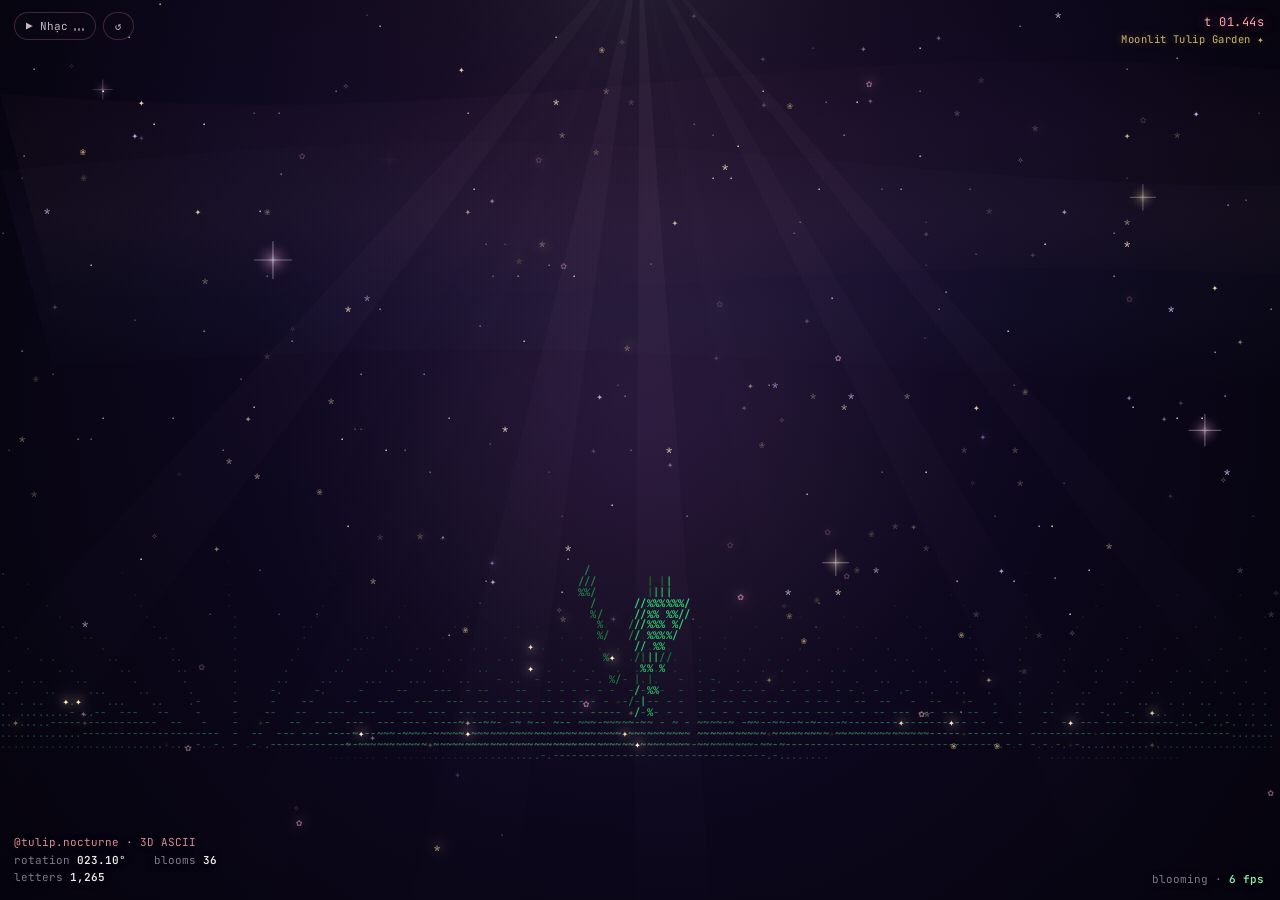
<file: ascii-tulips.html>
<!DOCTYPE html>
<html lang="vi">
<head>
  <meta charset="UTF-8">
  <meta name="viewport" content="width=device-width, initial-scale=1.0, maximum-scale=1.0, user-scalable=no, viewport-fit=cover">
  <title>✦ Vườn Hoa Tuylip 3D ASCII · Đêm Ánh Sáng</title>
  <meta name="description" content="Vườn hoa Tuylip và muôn hoa 3D ASCII lung linh trong ánh trăng huyền ảo kèm giai điệu harp êm dịu.">
  <meta property="og:title" content="✦ Vườn Hoa Tuylip 3D ASCII · Đêm Ánh Sáng">
  <meta property="og:description" content="Ngắm vườn hoa Tuylip và muôn hoa 3D ASCII nở rộ lung linh dưới ánh trăng cùng đom đóm và giai điệu dịu êm.">
  <meta property="og:type" content="website">
  <meta name="theme-color" content="#080614">
  <link rel="preconnect" href="https://fonts.googleapis.com">
  <link rel="preconnect" href="https://fonts.gstatic.com" crossorigin>
  <link href="https://fonts.googleapis.com/css2?family=Cormorant+Garamond:ital,wght@0,500;0,600;1,500&family=JetBrains+Mono:wght@400;600;700&display=swap" rel="stylesheet">
  <style>
    :root {
      --bg-0: #04030c;
      --hud-muted: rgba(235, 224, 248, 0.54);
      --hud-bright: rgba(255, 246, 250, 0.94);
      --rose: #fb7185;
      --gold: #fde68a;
      --safe-top: env(safe-area-inset-top, 0px);
      --safe-bottom: env(safe-area-inset-bottom, 0px);
      --safe-left: env(safe-area-inset-left, 0px);
      --safe-right: env(safe-area-inset-right, 0px);
    }

    * {
      box-sizing: border-box;
      margin: 0;
      padding: 0;
      -webkit-tap-highlight-color: transparent;
    }

    html, body {
      width: 100%;
      height: 100%;
      overflow: hidden;
      background: var(--bg-0);
      color: var(--hud-bright);
      font-family: 'JetBrains Mono', ui-monospace, SFMono-Regular, Menlo, Consolas, monospace;
      user-select: none;
      -webkit-user-select: none;
      touch-action: none;
    }

    #stage {
      position: fixed;
      inset: 0;
      width: 100vw;
      height: 100dvh;
      overflow: hidden;
      background: radial-gradient(circle at 50% 42%, #170d28 0%, #090616 48%, #030208 100%);
    }

    #ascii-canvas {
      display: block;
      width: 100%;
      height: 100%;
      cursor: grab;
    }
    #ascii-canvas:active { cursor: grabbing; }

    /* Cinematic Opening Veil */
    .intro-curtain {
      position: fixed;
      inset: 0;
      z-index: 40;
      display: flex;
      flex-direction: column;
      align-items: center;
      justify-content: center;
      gap: 14px;
      background: radial-gradient(circle at 50% 46%, rgba(36, 16, 48, 0.94), rgba(6, 4, 14, 0.98));
      transition: opacity 1.15s cubic-bezier(0.22, 1, 0.36, 1), visibility 1.15s ease;
      cursor: pointer;
      text-align: center;
      padding: 24px;
    }
    .intro-curtain.hide {
      opacity: 0;
      visibility: hidden;
      pointer-events: none;
    }
    .intro-emblem {
      font-size: 2rem;
      color: #fda4af;
      text-shadow: 0 0 26px rgba(251, 113, 133, 0.85), 0 0 54px rgba(253, 224, 71, 0.45);
      animation: bloomPulse 2.4s ease-in-out infinite;
    }
    .intro-line {
      width: 110px;
      height: 1px;
      background: linear-gradient(90deg, transparent, rgba(253, 164, 175, 0.85), rgba(253, 230, 138, 0.85), transparent);
    }
    .intro-title {
      font-family: 'Cormorant Garamond', Georgia, serif;
      font-size: clamp(1.9rem, 5vw, 3.1rem);
      font-weight: 600;
      letter-spacing: 0.22em;
      color: #fff5f7;
      text-shadow: 0 0 28px rgba(251, 113, 133, 0.48);
    }
    .intro-sub {
      font-family: 'Cormorant Garamond', Georgia, serif;
      font-style: italic;
      font-size: clamp(0.98rem, 2.3vw, 1.18rem);
      color: rgba(253, 230, 238, 0.78);
      letter-spacing: 0.05em;
    }
    @keyframes bloomPulse {
      0%, 100% { transform: scale(1); opacity: 0.88; }
      50% { transform: scale(1.14); opacity: 1; }
    }

    /* Ultra-Minimal Top-Left Ghost Controls */
    .mini-controls {
      position: fixed;
      top: calc(12px + var(--safe-top));
      left: calc(14px + var(--safe-left));
      z-index: 20;
      display: flex;
      align-items: center;
      gap: 7px;
    }

    .ghost-btn {
      appearance: none;
      border: 1px solid rgba(253, 164, 175, 0.22);
      background: rgba(14, 10, 24, 0.48);
      backdrop-filter: blur(10px);
      -webkit-backdrop-filter: blur(10px);
      color: rgba(255, 240, 245, 0.76);
      font-family: inherit;
      font-size: 11px;
      padding: 6px 11px;
      border-radius: 999px;
      cursor: pointer;
      display: inline-flex;
      align-items: center;
      gap: 6px;
      transition: all 0.22s ease;
    }
    .ghost-btn:hover {
      background: rgba(251, 113, 133, 0.16);
      border-color: rgba(253, 164, 175, 0.55);
      color: #fff1f2;
    }
    .ghost-btn.playing {
      border-color: rgba(253, 224, 71, 0.48);
      color: #fef08a;
      background: rgba(190, 24, 93, 0.18);
    }

    .eq {
      display: inline-flex;
      align-items: flex-end;
      gap: 2px;
      height: 10px;
    }
    .eq span {
      width: 2px;
      height: 3px;
      background: currentColor;
      border-radius: 1px;
      opacity: 0.65;
    }
    .ghost-btn.playing .eq span:nth-child(1) { animation: eqBounce 0.72s ease-in-out infinite; }
    .ghost-btn.playing .eq span:nth-child(2) { animation: eqBounce 0.54s ease-in-out 0.15s infinite; }
    .ghost-btn.playing .eq span:nth-child(3) { animation: eqBounce 0.66s ease-in-out 0.3s infinite; }
    @keyframes eqBounce {
      0%, 100% { height: 3px; }
      50% { height: 10px; }
    }

    /* Subtle Terminal Telemetry HUD */
    .hud {
      position: fixed;
      inset: 0;
      pointer-events: none;
      z-index: 10;
    }
    .hud-time {
      position: absolute;
      top: calc(14px + var(--safe-top));
      right: calc(16px + var(--safe-right));
      text-align: right;
      font-size: 12px;
      letter-spacing: 0.04em;
      color: #fda4af;
      text-shadow: 0 0 12px rgba(251, 113, 133, 0.55);
    }
    .hud-sub {
      margin-top: 2px;
      font-size: 10.5px;
      color: rgba(253, 230, 138, 0.78);
      text-shadow: 0 0 10px rgba(253, 224, 71, 0.35);
    }
    .hud-bottom-left {
      position: absolute;
      left: calc(14px + var(--safe-left));
      bottom: calc(14px + var(--safe-bottom));
      font-size: 11px;
      line-height: 1.55;
      color: var(--hud-muted);
      text-shadow: 0 1px 6px rgba(0, 0, 0, 0.88);
    }
    .hud-bottom-left .tag {
      color: rgba(253, 164, 175, 0.85);
      margin-bottom: 1px;
    }
    .hud-bottom-left .val {
      color: var(--hud-bright);
      font-weight: 600;
    }
    .hud-bottom-right {
      position: absolute;
      right: calc(16px + var(--safe-right));
      bottom: calc(14px + var(--safe-bottom));
      font-size: 11px;
      color: var(--hud-muted);
      text-shadow: 0 1px 6px rgba(0, 0, 0, 0.88);
    }
    .hud-bottom-right .fps {
      color: #86efac;
      font-weight: 600;
    }

    @media (max-width: 640px) {
      .hud-bottom-left, .hud-bottom-right { font-size: 10px; }
      .ghost-btn { padding: 5px 9px; font-size: 10.5px; }
    }
  </style>
</head>
<body>
  <div id="stage">
    <canvas id="ascii-canvas"></canvas>

    <!-- Pure Cinematic Veil (No Card / No Letter UI) -->
    <div class="intro-curtain" id="intro-curtain">
      <div class="intro-emblem">✿</div>
      <div class="intro-line"></div>
      <div class="intro-title">NOCTURNE TULIP</div>
      <div class="intro-sub">Khu vườn hoa Tuylip nở rộ dưới ánh trăng huyền ảo...</div>
    </div>

    <!-- Minimal Top-Left Controls (Music + Replay only) -->
    <div class="mini-controls">
      <button class="ghost-btn" id="btn-audio" title="Bật/Tắt nhạc vườn hoa">
        <span id="audio-lbl">▶ Nhạc</span>
        <span class="eq"><span></span><span></span><span></span></span>
      </button>
      <button class="ghost-btn" id="btn-replay" title="Xem hoa nở lại từ đầu">↺</button>
    </div>

    <!-- Minimal Telemetry HUD -->
    <div class="hud">
      <div class="hud-time">
        <div id="hud-time">t 00.00s</div>
        <div class="hud-sub">Moonlit Tulip Garden ✦</div>
      </div>

      <div class="hud-bottom-left">
        <div class="tag">@tulip.nocturne · 3D ASCII</div>
        <div>rotation <span class="val" id="hud-rot">000.00°</span> &nbsp;&nbsp; blooms <span class="val" id="hud-blooms">0</span></div>
        <div>letters <span class="val" id="hud-letters">0</span></div>
      </div>

      <div class="hud-bottom-right">
        blooming · <span class="fps" id="hud-fps">60 fps</span>
      </div>
    </div>
  </div>

  <script>
  (() => {
    "use strict";

    const TAU = Math.PI * 2;

    const T_GROUND   = 0;
    const T_STEM     = 1;
    const T_LEAF     = 2;
    const T_PETAL    = 3;
    const T_STAMEN   = 4;
    const T_DAISY    = 5;
    const T_LAVENDER = 6;
    const T_DEW      = 7;

    // Rich Botanical Tulip Color Themes (base -> mid -> luminous tip)
    const TULIP_THEMES = [
      { base: [182, 18, 66],  mid: [244, 64, 118], tip: [255, 198, 218] }, // Royal Ruby-Rose
      { base: [204, 48, 92],  mid: [255, 118, 162], tip: [255, 224, 236] }, // Sakura Blush Pink
      { base: [212, 74, 42],  mid: [255, 146, 92],  tip: [255, 232, 182] }, // Sunset Coral-Peach
      { base: [214, 142, 18], mid: [255, 206, 66],  tip: [255, 248, 194] }, // Golden Sunbeam
      { base: [128, 56, 198], mid: [188, 116, 255], tip: [240, 214, 255] }, // Twilight Lavender
      { base: [216, 174, 188], mid: [248, 224, 236], tip: [255, 250, 255] }  // Moonlight Pearl
    ];

    // =========================================================================
    // PROCEDURAL AMBIENT HARP & CELESTA NOCTURNE SYNTHESIZER (Zero external MP3 needed!)
    // Romantic Spring Waltz in F Major / D Minor with soft stereo reverb & warm strings
    // =========================================================================
    class GardenMusicEngine {
      constructor() {
        this.ctx = null;
        this.master = null;
        this.convolver = null;
        this.playing = false;
        this.timer = null;
        this.step = 0;

        // 8-Bar Dreamy Spring Progression (Fmaj7 -> Dm9 -> Bbmaj7 -> C9sus4 -> Am7 -> Dm7 -> Gm7 -> C7)
        this.bars = [
          { pad: [174.61, 220.00, 261.63, 329.63], arp: [349.23, 440.00, 523.25, 659.25, 523.25, 698.46, 659.25, 523.25], bell: 880.00 },
          { pad: [146.83, 220.00, 261.63, 329.63], arp: [293.66, 349.23, 440.00, 523.25, 659.25, 523.25, 440.00, 349.23], bell: 783.99 },
          { pad: [116.54, 174.61, 220.00, 293.66], arp: [233.08, 349.23, 440.00, 587.33, 523.25, 440.00, 587.33, 698.46], bell: 880.00 },
          { pad: [130.81, 196.00, 233.08, 293.66], arp: [261.63, 349.23, 392.00, 523.25, 587.33, 523.25, 440.00, 392.00], bell: 1046.50 },
          { pad: [164.81, 220.00, 261.63, 329.63], arp: [329.63, 392.00, 440.00, 523.25, 659.25, 783.99, 659.25, 523.25], bell: 987.77 },
          { pad: [146.83, 174.61, 220.00, 293.66], arp: [293.66, 440.00, 523.25, 587.33, 698.46, 587.33, 523.25, 440.00], bell: 880.00 },
          { pad: [196.00, 233.08, 293.66, 349.23], arp: [392.00, 466.16, 587.33, 698.46, 587.33, 523.25, 466.16, 392.00], bell: 783.99 },
          { pad: [130.81, 196.00, 261.63, 329.63], arp: [261.63, 329.63, 392.00, 523.25, 659.25, 587.33, 523.25, 392.00], bell: 698.46 }
        ];
      }

      initContext() {
        if (this.ctx) return;
        const AC = window.AudioContext || window.webkitAudioContext;
        if (!AC) return;
        this.ctx = new AC();

        this.master = this.ctx.createGain();
        this.master.gain.value = 0.0001;

        // Warm Velvet Lowpass Filter
        const lp = this.ctx.createBiquadFilter();
        lp.type = "lowpass";
        lp.frequency.value = 3400;
        lp.Q.value = 0.6;

        // Lush Algorithmic Stereo Reverb Impulse Response
        const sr = this.ctx.sampleRate;
        const len = Math.floor(sr * 2.8);
        const ir = this.ctx.createBuffer(2, len, sr);
        for (let ch = 0; ch < 2; ch++) {
          const data = ir.getChannelData(ch);
          for (let i = 0; i < len; i++) {
            const env = Math.pow(1 - i / len, 2.6);
            data[i] = (Math.random() * 2 - 1) * env * 0.42;
          }
        }
        this.convolver = this.ctx.createConvolver();
        this.convolver.buffer = ir;

        const wet = this.ctx.createGain();
        wet.gain.value = 0.56;
        const dry = this.ctx.createGain();
        dry.gain.value = 0.72;

        this.bus = this.ctx.createGain();
        this.bus.connect(dry);
        this.bus.connect(this.convolver);
        this.convolver.connect(wet);
        dry.connect(lp);
        wet.connect(lp);
        lp.connect(this.master);
        this.master.connect(this.ctx.destination);
      }

      playHarpPluck(freq, time, vel = 0.14) {
        if (!this.ctx) return;
        const osc1 = this.ctx.createOscillator();
        const osc2 = this.ctx.createOscillator();
        const g = this.ctx.createGain();

        osc1.type = "triangle";
        osc1.frequency.setValueAtTime(freq, time);
        osc2.type = "sine";
        osc2.frequency.setValueAtTime(freq * 2, time);

        const g2 = this.ctx.createGain();
        g2.gain.setValueAtTime(0.22, time);
        g2.gain.exponentialRampToValueAtTime(0.001, time + 0.55);

        g.gain.setValueAtTime(0.0001, time);
        g.gain.linearRampToValueAtTime(vel, time + 0.018);
        g.gain.exponentialRampToValueAtTime(0.0008, time + 2.35);

        osc1.connect(g);
        osc2.connect(g2);
        g2.connect(g);
        g.connect(this.bus);

        osc1.start(time);
        osc2.start(time);
        osc1.stop(time + 2.45);
        osc2.stop(time + 2.45);
      }

      playCelestaBell(freq, time, vel = 0.075) {
        if (!this.ctx) return;
        const osc = this.ctx.createOscillator();
        const overtone = this.ctx.createOscillator();
        const g = this.ctx.createGain();
        const og = this.ctx.createGain();

        osc.type = "sine";
        osc.frequency.setValueAtTime(freq, time);
        overtone.type = "sine";
        overtone.frequency.setValueAtTime(freq * 3.0, time);
        og.gain.setValueAtTime(0.09, time);
        og.gain.exponentialRampToValueAtTime(0.0005, time + 0.7);

        g.gain.setValueAtTime(0.0001, time);
        g.gain.linearRampToValueAtTime(vel, time + 0.012);
        g.gain.exponentialRampToValueAtTime(0.0005, time + 2.9);

        osc.connect(g);
        overtone.connect(og);
        og.connect(g);
        g.connect(this.bus);

        osc.start(time);
        overtone.start(time);
        osc.stop(time + 3.0);
        overtone.stop(time + 3.0);
      }

      playWarmPad(notes, time, dur = 3.6) {
        if (!this.ctx) return;
        notes.forEach((f, idx) => {
          const osc = this.ctx.createOscillator();
          const g = this.ctx.createGain();
          osc.type = "sine";
          osc.frequency.setValueAtTime(f, time);
          osc.detune.setValueAtTime((idx % 2 === 0 ? 1 : -1) * 4.5, time);

          g.gain.setValueAtTime(0.0001, time);
          g.gain.linearRampToValueAtTime(0.036, time + 0.95);
          g.gain.setValueAtTime(0.032, time + dur - 0.9);
          g.gain.exponentialRampToValueAtTime(0.0005, time + dur + 0.65);

          osc.connect(g);
          g.connect(this.bus);
          osc.start(time);
          osc.stop(time + dur + 0.75);
        });
      }

      playSparkleChime(pitchBias = 0) {
        if (!this.ctx || !this.playing) return;
        const now = this.ctx.currentTime;
        const pent = [659.25, 698.46, 783.99, 880.00, 1046.50, 1174.66, 1318.51];
        const f = pent[Math.abs(Math.floor(pitchBias * pent.length)) % pent.length];
        this.playCelestaBell(f, now, 0.065);
      }

      tick() {
        if (!this.playing || !this.ctx) return;
        const now = this.ctx.currentTime + 0.05;
        const barIdx = Math.floor(this.step / 8) % this.bars.length;
        const beat = this.step % 8;
        const bar = this.bars[barIdx];

        if (beat === 0) {
          this.playWarmPad(bar.pad, now, 3.55);
          this.playHarpPluck(bar.pad[0], now, 0.14);
        }
        const arpFreq = bar.arp[beat];
        this.playHarpPluck(arpFreq, now, beat === 0 ? 0.15 : (beat % 2 === 0 ? 0.115 : 0.088));

        if (beat === 0 || beat === 4 || (beat === 6 && barIdx % 2 === 1)) {
          const bellFreq = beat === 6 ? bar.bell * 1.122 : bar.bell;
          this.playCelestaBell(bellFreq, now + 0.04, 0.058);
        }
        this.step++;
      }

      async start() {
        this.initContext();
        if (!this.ctx) return false;
        if (this.ctx.state === "suspended") {
          try { await this.ctx.resume(); } catch (_) { return false; }
        }
        if (this.playing) return true;
        this.playing = true;
        const now = this.ctx.currentTime;
        this.master.gain.cancelScheduledValues(now);
        this.master.gain.setValueAtTime(Math.max(0.0001, this.master.gain.value), now);
        this.master.gain.linearRampToValueAtTime(0.88, now + 1.1);

        this.tick();
        this.timer = setInterval(() => this.tick(), 440);
        return true;
      }

      stop() {
        this.playing = false;
        if (this.timer) {
          clearInterval(this.timer);
          this.timer = null;
        }
        if (this.ctx && this.master) {
          const now = this.ctx.currentTime;
          this.master.gain.cancelScheduledValues(now);
          this.master.gain.setValueAtTime(this.master.gain.value, now);
          this.master.gain.linearRampToValueAtTime(0.0001, now + 0.45);
        }
      }
    }

    // =========================================================================
    // 3D Z-BUFFERED MONOSPACE ASCII TULIP & ENCHANTED GARDEN ENGINE
    // =========================================================================
    class RadiantAsciiTulipGarden {
      constructor(canvas, hud, music) {
        this.canvas = canvas;
        this.ctx = canvas.getContext("2d", { alpha: false });
        this.hud = hud;
        this.music = music;

        this.bloomCanvas = document.createElement("canvas");
        this.bCtx = this.bloomCanvas.getContext("2d");

        this.dpr = Math.min(window.devicePixelRatio || 1, 2);
        this.width = window.innerWidth;
        this.height = window.innerHeight;

        this.cols = 120;
        this.rows = 60;
        this.cellW = 6;
        this.cellH = 10;
        this.fontSize = 10;

        this.yaw = 0.0;
        this.pitch = 0.30;
        this.camDist = 4.9;
        this.autoRotate = true;
        this.rotSpeed = 0.28;
        this.introZoomActive = true;

        this.dragging = false;
        this.lastPtr = { x: 0, y: 0 };
        this.ptrDownPos = { x: 0, y: 0 };
        this.pinchDist = 0;

        this.timeline = 0.0;
        this.lastNow = performance.now();
        this.fps = 60;
        this.fpsAcc = 0;
        this.fpsTimer = performance.now();

        this.points = [];
        this.bloomCount = 0;
        this.stars = [];
        this.floatingPetals = [];
        this.fireflies = [];
        this.butterflies = [];
        this.skyGlints = [];
        this.shootingStars = [];
        this.tapSparks = [];

        this.zBuf = null;
        this.chBuf = null;
        this.rBuf = null;
        this.gBuf = null;
        this.bBuf = null;
        this.glowBuf = null;

        this.buildGardenModel();
        this.buildAtmosphere();
        this.resize();
        this.camDist = this.baseDist * 1.42;
        this.bindInput();
      }

      // Build a complete 3D ASCII Tulip with curved stem, broad sweeping leaves, 6 cupped spoon petals & glowing stamen!
      addTulip(cfg, rnd) {
        const {
          bx, bz, height, scale, leanX, leanZ,
          themeIdx, t0, swayPhase, isHero
        } = cfg;
        const theme = TULIP_THEMES[themeIdx % TULIP_THEMES.length];
        this.bloomCount++;

        // Tip of stem (base of flower cup)
        const topX = bx + leanX;
        const topY = height;
        const topZ = bz + leanZ;

        // 1. Graceful S-Curved Stem
        const stemSteps = Math.floor((isHero ? 34 : 22) * (height / 1.4));
        const stemRad = (isHero ? 0.036 : 0.024) * scale;
        const ringN = isHero ? 6 : 4;
        for (let i = 0; i <= stemSteps; i++) {
          const u = i / stemSteps;
          const bend = Math.sin(u * Math.PI) * 0.08 * scale;
          const sx = bx + leanX * u * u + bend * Math.cos(swayPhase);
          const sy = u * topY;
          const sz = bz + leanZ * u * u + bend * Math.sin(swayPhase);
          for (let k = 0; k < ringN; k++) {
            const a = (k / ringN) * TAU;
            this.points.push({
              x: sx + Math.cos(a) * stemRad,
              y: sy,
              z: sz + Math.sin(a) * stemRad,
              nx: Math.cos(a), ny: 0.2, nz: Math.sin(a),
              type: T_STEM,
              t0: t0 + u * 1.1,
              swayPhase,
              swayAmp: u * u * 0.055,
              glyph: u < 0.85 ? "|" : ":"
            });
          }
        }

        // 2. 2–3 Broad Sweeping Lanceolate Tulip Leaves Rising From Base
        const leafCount = isHero ? 3 : 2;
        for (let l = 0; l < leafCount; l++) {
          const la = swayPhase + (l / leafCount) * TAU + 0.5;
          const ca = Math.cos(la), sa = Math.sin(la);
          const tx = -sa, tz = ca;
          const leafH = height * (0.58 + (l % 2) * 0.14);
          const leafReach = (0.34 + (l % 2) * 0.12) * scale;
          const uSteps = isHero ? 20 : 12;
          const wSteps = isHero ? 5 : 3;

          for (let iu = 0; iu <= uSteps; iu++) {
            const u = iu / uSteps;
            const width = Math.sin(u * Math.PI) * 0.115 * scale;
            const reach = Math.pow(u, 0.82) * leafReach;
            const ly = Math.sin(u * Math.PI * 0.62) * leafH;
            for (let iw = -wSteps; iw <= wSteps; iw++) {
              const wf = iw / (wSteps || 1);
              const curl = (1 - wf * wf) * 0.025 * scale;
              const px = bx + ca * (reach + curl) + tx * (wf * width);
              const pz = bz + sa * (reach + curl) + tz * (wf * width);
              this.points.push({
                x: px, y: ly + 0.03, z: pz,
                nx: ca * 0.65, ny: 0.72, nz: sa * 0.65,
                type: T_LEAF,
                u,
                t0: t0 + 0.25 + u * 0.85,
                swayPhase,
                swayAmp: u * u * 0.048,
                glyph: Math.abs(wf) > 0.65 ? "/" : (u > 0.7 ? "^" : "%")
              });
            }
          }
        }

        // 3. 6 Authentic Sculpted Tulip Petals (Elongated Chalice + Distinct Pointed Crown Tips!)
        const cupH = 0.78 * scale;
        const cupR = 0.22 * scale;
        const petalGlyphs = ["@", "#", "%", "*", "+", "✦"];

        for (let pIdx = 0; pIdx < 6; pIdx++) {
          const isOuter = pIdx >= 3;
          const baseAngle = (pIdx % 3) * (TAU / 3) + (isOuter ? Math.PI / 3 : 0) + swayPhase * 0.25;
          const ca = Math.cos(baseAngle), sa = Math.sin(baseAngle);
          const tx = -sa, tz = ca;

          const uSteps = isHero ? 18 : 11;
          const vSteps = isHero ? 6 : 4;
          const flare = isOuter ? 1.16 : 0.88;

          for (let iu = 0; iu <= uSteps; iu++) {
            const u = iu / uSteps; // 0 = cup base, 1 = pointed petal crown tip
            // Classic elongated tulip goblet: rounded belly at u=0.38, gracefully tapered/slight tulip flare at tip!
            const belly = Math.sin(Math.pow(u, 0.72) * Math.PI * 0.82);
            const tipFlare = isOuter && u > 0.72 ? (u - 0.72) * 0.34 : 0;
            const profileR = cupR * flare * (0.12 + 0.92 * belly + tipFlare);

            // Distinct pointed teardrop petal width (wide at belly u=0.45, sharp graceful point at u=1.0 -> iconic tulip crown!)
            const petalW = Math.sin(Math.pow(u, 0.78) * Math.PI) * Math.pow(1 - u * 0.42, 0.45) * 0.175 * scale * (isOuter ? 1.05 : 0.92);
            const tipArch = (isOuter ? 0.96 : 1.06); // Inner petals rise slightly higher into iconic 3-point crown!
            const py = topY + u * cupH * tipArch;

            for (let iv = -vSteps; iv <= vSteps; iv++) {
              const vf = iv / (vSteps || 1);
              const cupBowl = Math.cos(vf * 1.25) * 0.042 * scale;
              const rad = profileR + cupBowl;

              const isEdge = Math.abs(vf) > 0.74 || u > 0.84;
              const px = topX + ca * rad + tx * (vf * petalW);
              const pz = topZ + sa * rad + tz * (vf * petalW);

              let cr, cg, cb;
              if (u < 0.48) {
                const f = u / 0.48;
                cr = theme.base[0] + (theme.mid[0] - theme.base[0]) * f;
                cg = theme.base[1] + (theme.mid[1] - theme.base[1]) * f;
                cb = theme.base[2] + (theme.mid[2] - theme.base[2]) * f;
              } else {
                const f = (u - 0.48) / 0.52;
                cr = theme.mid[0] + (theme.tip[0] - theme.mid[0]) * f;
                cg = theme.mid[1] + (theme.tip[1] - theme.mid[1]) * f;
                cb = theme.mid[2] + (theme.tip[2] - theme.mid[2]) * f;
              }
              if (isEdge) {
                cr = Math.min(255, cr + 34);
                cg = Math.min(255, cg + 30);
                cb = Math.min(255, cb + 34);
              }

              const gIdx = Math.min(petalGlyphs.length - 1, Math.floor(u * 4.4 + (isEdge ? 1 : 0)));
              this.points.push({
                x: px, y: py, z: pz,
                nx: ca * 0.82 + tx * vf * 0.35,
                ny: 0.34 + u * 0.38,
                nz: sa * 0.82 + tz * vf * 0.35,
                type: T_PETAL,
                u,
                isEdge,
                customCol: [cr, cg, cb],
                t0: t0 + 1.05 + u * 1.15 + (isOuter ? 0.25 : 0),
                swayPhase,
                swayAmp: 0.064 * (0.85 + u * 0.35),
                glyph: u > 0.90 && Math.abs(vf) < 0.35 ? "^" : (isEdge && u > 0.82 ? "✦" : petalGlyphs[gIdx])
              });
            }
          }
        }

        // 4. Glowing Golden Stamen & Pollen Crown Deep Inside the Tulip Cup!
        const stamenN = isHero ? 9 : 5;
        for (let s = 0; s < stamenN; s++) {
          const sa = (s / stamenN) * TAU;
          const sr = (s === 0 ? 0 : 0.055 * scale);
          const sh = cupH * (s === 0 ? 0.62 : 0.50);
          for (let fy = 0.14; fy <= 1.0; fy += 0.22) {
            this.points.push({
              x: topX + Math.cos(sa) * sr * fy,
              y: topY + sh * fy,
              z: topZ + Math.sin(sa) * sr * fy,
              nx: 0, ny: 1, nz: 0,
              type: T_STAMEN,
              t0: t0 + 1.9,
              swayPhase,
              swayAmp: 0.072,
              glyph: fy > 0.8 ? "✦" : (fy > 0.5 ? "*" : "|")
            });
          }
        }
      }

      // Build Surrounding Glowing 3D ASCII Daisies / Star-Blossoms
      addDaisy(bx, bz, height, scale, petalCol, t0, swayPhase) {
        this.bloomCount++;
        const leanX = Math.cos(swayPhase) * 0.08;
        const leanZ = Math.sin(swayPhase) * 0.08;
        const topX = bx + leanX, topZ = bz + leanZ;

        // Slender green stem
        for (let i = 0; i <= 12; i++) {
          const u = i / 12;
          this.points.push({
            x: bx + leanX * u, y: u * height, z: bz + leanZ * u,
            nx: 0, ny: 0.5, nz: 0.8,
            type: T_STEM, t0: t0 + u * 0.5, swayPhase, swayAmp: u * u * 0.045,
            glyph: "|"
          });
        }
        // Radiant Golden Disk Center
        for (let c = 0; c < 8; c++) {
          const a = (c / 8) * TAU;
          const r = c === 0 ? 0 : 0.055 * scale;
          this.points.push({
            x: topX + Math.cos(a) * r,
            y: height + 0.03,
            z: topZ + Math.sin(a) * r,
            nx: 0, ny: 1, nz: 0,
            type: T_STAMEN, t0: t0 + 0.7, swayPhase, swayAmp: 0.055,
            glyph: c === 0 ? "☼" : "@"
          });
        }
        // 10 Delicate Star-Spread Petals
        for (let p = 0; p < 10; p++) {
          const a = (p / 10) * TAU + swayPhase;
          const ca = Math.cos(a), sa = Math.sin(a);
          for (let d = 0.07; d <= 0.25; d += 0.045) {
            const r = d * scale;
            const droop = -Math.pow(d / 0.25, 2) * 0.045 * scale;
            this.points.push({
              x: topX + ca * r,
              y: height + 0.02 + droop,
              z: topZ + sa * r,
              nx: ca * 0.3, ny: 0.95, nz: sa * 0.3,
              type: T_DAISY,
              customCol: petalCol,
              t0: t0 + 0.8 + d * 1.4,
              swayPhase, swayAmp: 0.058,
              glyph: d > 0.20 ? "✦" : (d > 0.13 ? "*" : "o")
            });
          }
        }
      }

      // Build Glowing Violet-Blue Lavender & Baby's-Breath Flower Sprigs
      addLavenderSprig(bx, bz, height, col, t0, swayPhase) {
        this.bloomCount++;
        const leanX = Math.cos(swayPhase) * 0.10;
        const leanZ = Math.sin(swayPhase) * 0.10;
        for (let i = 0; i <= 14; i++) {
          const u = i / 14;
          const sx = bx + leanX * u * u;
          const sy = u * height;
          const sz = bz + leanZ * u * u;
          if (u < 0.48) {
            this.points.push({
              x: sx, y: sy, z: sz, nx: 0, ny: 0.5, nz: 0.5,
              type: T_STEM, t0: t0 + u * 0.4, swayPhase, swayAmp: u * u * 0.055, glyph: "|"
            });
          } else {
            for (let b = 0; b < 3; b++) {
              const ba = swayPhase + u * 14 + b * (TAU / 3);
              const br = 0.055 * (1.15 - u * 0.5);
              this.points.push({
                x: sx + Math.cos(ba) * br,
                y: sy,
                z: sz + Math.sin(ba) * br,
                nx: Math.cos(ba), ny: 0.6, nz: Math.sin(ba),
                type: T_LAVENDER,
                customCol: col,
                t0: t0 + 0.5 + u * 0.8,
                swayPhase, swayAmp: u * u * 0.065,
                glyph: u > 0.88 ? "✦" : (b === 0 ? "*" : "o")
              });
            }
          }
        }
      }

      buildGardenModel() {
        this.points = [];
        this.bloomCount = 0;

        let seed = 314159;
        const rnd = () => {
          seed = (seed * 1664525 + 1013904223) >>> 0;
          return seed / 4294967296;
        };

        // 1. Enchanted Dewy Moonlit Meadow Floor (Emerald Moss + Sparkling Dewdrops)
        const gSpan = 3.55;
        const gStep = 0.088;
        for (let gx = -gSpan; gx <= gSpan; gx += gStep) {
          for (let gz = -gSpan; gz <= gSpan; gz += gStep) {
            const dist = Math.hypot(gx, gz);
            if (dist > gSpan) continue;
            const waveY = Math.sin(gx * 1.4) * Math.cos(gz * 1.4) * 0.03;
            const isDew = rnd() < 0.042 && dist < 2.8;
            this.points.push({
              x: gx, y: waveY, z: gz,
              nx: 0, ny: 1, nz: 0,
              dist,
              type: isDew ? T_DEW : T_GROUND,
              t0: 0.15 + dist * 0.16,
              swayPhase: gx + gz,
              swayAmp: 0,
              glyph: isDew ? "✦" : (dist < 1.3 ? "~" : (dist < 2.3 ? "-" : "."))
            });
          }
        }

        // 2. HERO CENTERPIECE: 1 Iconic Towering Queen Tulip + 4 Well-Spaced Graceful Flank Tulips (Zero Clumping!)
        const heroTulips = [
          { bx:  0.00, bz:  0.00, height: 1.92, scale: 1.24, leanX:  0.00, leanZ:  0.00, themeIdx: 0, t0: 0.85, swayPhase: 0.2, isHero: true }, // Tall Royal Ruby-Rose Center Queen
          { bx: -0.68, bz:  0.16, height: 1.38, scale: 0.90, leanX: -0.26, leanZ:  0.08, themeIdx: 1, t0: 1.40, swayPhase: 1.4, isHero: true }, // Sakura Blush Pink Left
          { bx:  0.68, bz:  0.14, height: 1.42, scale: 0.92, leanX:  0.26, leanZ:  0.06, themeIdx: 3, t0: 1.65, swayPhase: 2.3, isHero: true }, // Golden Sunbeam Right
          { bx: -0.24, bz: -0.66, height: 1.18, scale: 0.84, leanX: -0.14, leanZ: -0.24, themeIdx: 2, t0: 1.90, swayPhase: 3.1, isHero: true }, // Sunset Coral Front
          { bx:  0.22, bz:  0.68, height: 1.32, scale: 0.86, leanX:  0.12, leanZ:  0.22, themeIdx: 4, t0: 2.15, swayPhase: 4.5, isHero: true }  // Twilight Lavender Back
        ];
        heroTulips.forEach(cfg => this.addTulip(cfg, rnd));

        // 3. SURROUNDING RING 1: 9 Airy Graceful Tulips Encircling the Centerpiece with Breathing Space
        for (let i = 0; i < 9; i++) {
          const a = (i / 9) * TAU + 0.34;
          const r = 1.56 + (i % 2) * 0.30;
          const bx = Math.cos(a) * r;
          const bz = Math.sin(a) * r;
          this.addTulip({
            bx, bz,
            height: 0.72 + (i % 3) * 0.14,
            scale: 0.56 + (i % 2) * 0.08,
            leanX: Math.cos(a) * 0.16,
            leanZ: Math.sin(a) * 0.16,
            themeIdx: (i + 1) % TULIP_THEMES.length,
            t0: 3.0 + i * 0.22,
            swayPhase: a * 1.7,
            isHero: false
          }, rnd);
        }

        // 4. SURROUNDING RING 2: 10 Glowing Star-Daisies & Pastel Anemones
        const daisyCols = [
          [255, 246, 250], // Pearl White
          [255, 206, 226], // Soft Rose
          [198, 224, 255], // Sky Forget-Me-Not
          [255, 236, 168]  // Buttercup Cream
        ];
        for (let i = 0; i < 10; i++) {
          const a = (i / 10) * TAU + 0.18;
          const r = 1.18 + (i % 2 === 0 ? 0.24 : 0.88);
          this.addDaisy(
            Math.cos(a) * r,
            Math.sin(a) * r,
            0.40 + (i % 3) * 0.12,
            0.76 + (i % 2) * 0.18,
            daisyCols[i % daisyCols.length],
            4.1 + i * 0.18,
            a * 2.1
          );
        }

        // 5. SURROUNDING RING 3: 12 Ethereal Lavender & Baby's-Breath Sprigs Woven Throughout!
        const sprigCols = [
          [192, 132, 252], // Soft Lavender
          [147, 197, 253], // Moonlit Bluebell
          [253, 224, 132], // Golden Baby's Breath
          [251, 146, 184]  // Rose Mist
        ];
        for (let i = 0; i < 12; i++) {
          const a = (i / 12) * TAU + 0.52;
          const r = 1.24 + (i % 3) * 0.42;
          this.addLavenderSprig(
            Math.cos(a) * r,
            Math.sin(a) * r,
            0.54 + (i % 3) * 0.14,
            sprigCols[i % sprigCols.length],
            4.7 + i * 0.14,
            a * 1.9
          );
        }
      }

      buildAtmosphere() {
        // Twinkling Night-Garden Sky Stars
        this.stars = [];
        for (let i = 0; i < 190; i++) {
          this.stars.push({
            u: Math.random(),
            v: Math.random() * 0.72,
            phase: Math.random() * TAU,
            warm: i % 3 !== 0,
            glyph: i % 7 === 0 ? "✦" : (i % 4 === 0 ? "*" : "·")
          });
        }

        // 105 Floating Luminous Petals & Moonlit Pollen Drifting Across the Whole Sky
        this.floatingPetals = [];
        const pGlyphs = ["✿", "❀", "✦", "✧", "*", "·"];
        for (let i = 0; i < 105; i++) {
          this.floatingPetals.push({
            u: Math.random(),
            v: Math.random() * 0.92,
            vx: 0.008 + Math.random() * 0.018,
            vy: 0.012 + Math.random() * 0.026,
            phase: Math.random() * TAU,
            speed: 1.4 + Math.random() * 2.4,
            col: i % 3 === 0 ? [255, 178, 206] : (i % 3 === 1 ? [255, 232, 152] : [214, 186, 255]),
            bright: i % 4 === 0,
            glyph: pGlyphs[i % pGlyphs.length]
          });
        }

        // 28 3D Glowing Golden Fireflies (Đom đóm) Weaving Through the Tulips!
        this.fireflies = [];
        for (let i = 0; i < 28; i++) {
          this.fireflies.push({
            angle: Math.random() * TAU,
            radius: 0.45 + Math.random() * 1.95,
            yBase: 0.35 + Math.random() * 1.85,
            speedA: (i % 2 === 0 ? 1 : -1) * (0.22 + Math.random() * 0.35),
            phase: Math.random() * TAU,
            warm: i % 4 !== 0
          });
        }

        // 3 Delicate Glowing 3D ASCII Butterflies Fluttering Around the Hero Tulips
        this.butterflies = [
          { angle: 0.4, radius: 0.85, yBase: 1.92, speed: 0.42, phase: 0.0, col: [255, 214, 118] },
          { angle: 2.5, radius: 1.22, yBase: 1.56, speed: -0.36, phase: 2.1, col: [255, 168, 214] },
          { angle: 4.4, radius: 1.05, yBase: 1.74, speed: 0.32, phase: 4.2, col: [176, 228, 255] }
        ];

        // 16 Wide-Sky Diamond Starburst Glints
        this.skyGlints = [];
        for (let i = 0; i < 16; i++) {
          const u = (i % 2 === 0) ? (0.04 + Math.random() * 0.34) : (0.62 + Math.random() * 0.34);
          const v = 0.05 + Math.random() * 0.58;
          this.skyGlints.push({
            u, v,
            phase: Math.random() * TAU,
            speed: 1.2 + Math.random() * 1.8,
            size: 10 + Math.random() * 13,
            rose: i % 3 === 0
          });
        }

        // 2 Gentle Moonlit Shooting Stars
        this.shootingStars = [
          { x: 0.12, y: 0.09, vx: 0.32, vy: 0.14, delay: 0.8, dur: 1.35, cooldown: 5.5 },
          { x: 0.84, y: 0.07, vx: -0.30, vy: 0.15, delay: 3.9, dur: 1.25, cooldown: 6.4 }
        ];
      }

      resize() {
        this.width = window.innerWidth;
        this.height = window.innerHeight;
        this.dpr = Math.min(window.devicePixelRatio || 1, 2);

        this.canvas.width = Math.floor(this.width * this.dpr);
        this.canvas.height = Math.floor(this.height * this.dpr);

        this.bloomScale = 0.28;
        this.bloomCanvas.width = Math.max(1, Math.floor(this.width * this.bloomScale));
        this.bloomCanvas.height = Math.max(1, Math.floor(this.height * this.bloomScale));

        const minDim = Math.min(this.width, this.height);
        if (this.width < 520) {
          this.fontSize = Math.max(6.2, Math.min(8.0, this.width / 52));
        } else if (this.width < 900) {
          this.fontSize = Math.max(7.6, Math.min(9.4, minDim / 82));
        } else {
          this.fontSize = Math.max(8.6, Math.min(10.6, minDim / 86));
        }

        this.cellW = this.fontSize * 0.60;
        this.cellH = this.fontSize * 1.04;
        this.cols = Math.max(56, Math.floor(this.width / this.cellW));
        this.rows = Math.max(42, Math.floor(this.height / this.cellH));

        const total = this.cols * this.rows;
        this.zBuf = new Float32Array(total);
        this.chBuf = new Array(total);
        this.rBuf = new Uint8Array(total);
        this.gBuf = new Uint8Array(total);
        this.bBuf = new Uint8Array(total);
        this.glowBuf = new Uint8Array(total);

        const aspect = this.width / Math.max(1, this.height);
        this.baseDist = aspect < 0.75 ? 4.85 : (aspect < 1.1 ? 4.45 : 4.25);
        if (!this._userZoomed && !this.introZoomActive) this.camDist = this.baseDist;
      }

      bindInput() {
        window.addEventListener("resize", () => this.resize());
        const c = this.canvas;

        c.addEventListener("pointerdown", e => {
          if (e.pointerType === "touch") return;
          this.dragging = true;
          this.lastPtr.x = e.clientX;
          this.lastPtr.y = e.clientY;
          this.ptrDownPos.x = e.clientX;
          this.ptrDownPos.y = e.clientY;
        });
        window.addEventListener("pointermove", e => {
          if (!this.dragging || e.pointerType === "touch") return;
          const dx = e.clientX - this.lastPtr.x;
          const dy = e.clientY - this.lastPtr.y;
          this.lastPtr.x = e.clientX;
          this.lastPtr.y = e.clientY;
          this.yaw += dx * 0.0085;
          this.pitch = Math.max(-0.18, Math.min(0.88, this.pitch + dy * 0.0065));
        });
        window.addEventListener("pointerup", e => {
          if (this.dragging && e.pointerType !== "touch") {
            const moved = Math.hypot(e.clientX - this.ptrDownPos.x, e.clientY - this.ptrDownPos.y);
            if (moved < 7) this.spawnPetalBurst(e.clientX, e.clientY);
          }
          this.dragging = false;
        });

        c.addEventListener("wheel", e => {
          e.preventDefault();
          this._userZoomed = true;
          this.introZoomActive = false;
          this.camDist = Math.max(2.1, Math.min(7.0, this.camDist + Math.sign(e.deltaY) * 0.22));
        }, { passive: false });

        c.addEventListener("touchstart", e => {
          if (e.touches.length === 1) {
            this.dragging = true;
            this.lastPtr.x = e.touches[0].clientX;
            this.lastPtr.y = e.touches[0].clientY;
            this.ptrDownPos.x = e.touches[0].clientX;
            this.ptrDownPos.y = e.touches[0].clientY;
          } else if (e.touches.length === 2) {
            this.dragging = false;
            this.pinchDist = Math.hypot(
              e.touches[0].clientX - e.touches[1].clientX,
              e.touches[0].clientY - e.touches[1].clientY
            );
          }
        }, { passive: true });

        c.addEventListener("touchmove", e => {
          e.preventDefault();
          if (e.touches.length === 1 && this.dragging) {
            const dx = e.touches[0].clientX - this.lastPtr.x;
            const dy = e.touches[0].clientY - this.lastPtr.y;
            this.lastPtr.x = e.touches[0].clientX;
            this.lastPtr.y = e.touches[0].clientY;
            this.yaw += dx * 0.011;
            this.pitch = Math.max(-0.18, Math.min(0.88, this.pitch + dy * 0.008));
          } else if (e.touches.length === 2) {
            const nd = Math.hypot(
              e.touches[0].clientX - e.touches[1].clientX,
              e.touches[0].clientY - e.touches[1].clientY
            );
            if (this.pinchDist > 0) {
              this._userZoomed = true;
              this.introZoomActive = false;
              this.camDist = Math.max(2.1, Math.min(7.0, this.camDist * (this.pinchDist / nd)));
            }
            this.pinchDist = nd;
          }
        }, { passive: false });

        c.addEventListener("touchend", e => {
          if (this.dragging && e.changedTouches && e.changedTouches.length === 1) {
            const tEnd = e.changedTouches[0];
            const moved = Math.hypot(tEnd.clientX - this.ptrDownPos.x, tEnd.clientY - this.ptrDownPos.y);
            if (moved < 10) this.spawnPetalBurst(tEnd.clientX, tEnd.clientY);
          }
          this.dragging = false;
          this.pinchDist = 0;
        }, { passive: true });
      }

      spawnPetalBurst(x, y) {
        const cols = [[255, 134, 174], [255, 224, 118], [218, 168, 255], [255, 198, 224], [176, 232, 255]];
        const glyphs = ["✿", "✦", "✧", "*", "·"];
        for (let i = 0; i < 18; i++) {
          const a = (i / 18) * TAU + (Math.random() - 0.5) * 0.35;
          const spd = 44 + Math.random() * 105;
          this.tapSparks.push({
            x, y,
            vx: Math.cos(a) * spd,
            vy: Math.sin(a) * spd - 26,
            life: 1.0,
            decay: 0.85 + Math.random() * 0.5,
            col: cols[i % cols.length],
            glyph: glyphs[i % glyphs.length],
            flare: i % 5 === 0
          });
        }
        if (this.tapSparks.length > 140) this.tapSparks.splice(0, this.tapSparks.length - 140);
        if (this.music) this.music.playSparkleChime(x / Math.max(1, this.width));
      }

      replay() {
        this.timeline = 0.0;
        this.yaw = 0.0;
        this.pitch = 0.30;
        this._userZoomed = false;
        this.introZoomActive = true;
        this.camDist = this.baseDist * 1.42;
      }

      showComplete() {
        this.timeline = 10.5;
        this.introZoomActive = false;
        this.camDist = this.baseDist;
      }

      drawLensFlare(ctx, x, y, radius, r, g, b, alpha) {
        ctx.save();
        ctx.globalCompositeOperation = "lighter";
        const gr = ctx.createRadialGradient(x, y, 0, x, y, radius);
        gr.addColorStop(0, `rgba(255,252,248,${(alpha * 0.92).toFixed(2)})`);
        gr.addColorStop(0.28, `rgba(${r},${g},${b},${(alpha * 0.55).toFixed(2)})`);
        gr.addColorStop(1, "rgba(0,0,0,0)");
        ctx.fillStyle = gr;
        ctx.beginPath();
        ctx.arc(x, y, radius, 0, TAU);
        ctx.fill();

        ctx.strokeStyle = `rgba(255,248,244,${(alpha * 0.80).toFixed(2)})`;
        ctx.lineWidth = 1.2;
        ctx.beginPath();
        ctx.moveTo(x - radius * 0.92, y);
        ctx.lineTo(x + radius * 0.92, y);
        ctx.moveTo(x, y - radius * 0.92);
        ctx.lineTo(x, y + radius * 0.92);
        ctx.stroke();
        ctx.restore();
      }

      render(now) {
        const dt = Math.min(0.08, Math.max(0.002, (now - this.lastNow) / 1000));
        this.lastNow = now;
        this.timeline += dt;

        if (this.introZoomActive) {
          this.camDist += (this.baseDist - this.camDist) * (1 - Math.exp(-1.45 * dt));
          if (Math.abs(this.camDist - this.baseDist) < 0.02) {
            this.camDist = this.baseDist;
            this.introZoomActive = false;
          }
        }

        this.fpsAcc++;
        if (now - this.fpsTimer >= 400) {
          this.fps = Math.round((this.fpsAcc * 1000) / (now - this.fpsTimer));
          this.fpsAcc = 0;
          this.fpsTimer = now;
        }

        if (this.autoRotate && !this.dragging) {
          this.yaw = (this.yaw + this.rotSpeed * dt) % TAU;
        }

        const cols = this.cols;
        const rows = this.rows;
        const zBuf = this.zBuf;
        const chBuf = this.chBuf;
        const rBuf = this.rBuf;
        const gBuf = this.gBuf;
        const bBuf = this.bBuf;
        const glowBuf = this.glowBuf;

        zBuf.fill(1e9);
        chBuf.fill(null);
        glowBuf.fill(0);

        const ctx = this.ctx;
        const bCtx = this.bCtx;
        const t = this.timeline;

        ctx.save();
        ctx.scale(this.dpr, this.dpr);

        // 1. Deep Moonlit Twilight Sky Gradient
        const bgGrad = ctx.createRadialGradient(
          this.width * 0.5, this.height * 0.44, 16,
          this.width * 0.5, this.height * 0.48, Math.max(this.width, this.height) * 0.72
        );
        bgGrad.addColorStop(0.0, "#1c1030");
        bgGrad.addColorStop(0.42, "#0c071c");
        bgGrad.addColorStop(1.0, "#030208");
        ctx.fillStyle = bgGrad;
        ctx.fillRect(0, 0, this.width, this.height);

        // 2. Ethereal Moonlit Zenith Glow + Soft Pastel-Gold & Rose Heavenly Light Rays
        ctx.save();
        ctx.globalCompositeOperation = "lighter";
        const skyFade = Math.min(1.0, t / 2.8);
        const zenithX = this.width * 0.5;
        const zenithY = -this.height * 0.06;

        const zRad = Math.max(this.width, this.height) * 0.62;
        const zGrad = ctx.createRadialGradient(zenithX, zenithY, 8, zenithX, zenithY, zRad);
        zGrad.addColorStop(0.0, `rgba(255, 240, 224, ${(0.20 * skyFade).toFixed(3)})`);
        zGrad.addColorStop(0.26, `rgba(251, 146, 184, ${(0.095 * skyFade).toFixed(3)})`);
        zGrad.addColorStop(0.58, `rgba(139, 92, 246, ${(0.055 * skyFade).toFixed(3)})`);
        zGrad.addColorStop(1.0, "rgba(0,0,0,0)");
        ctx.fillStyle = zGrad;
        ctx.fillRect(0, 0, this.width, this.height);

        const rayCount = 9;
        const rayLen = Math.hypot(this.width, this.height) * 0.94;
        for (let rIdx = 0; rIdx < rayCount; rIdx++) {
          const frac = (rIdx / (rayCount - 1)) - 0.5;
          const angle = Math.PI * 0.5 + frac * 1.42 + Math.sin(t * 0.32 + rIdx * 1.2) * 0.04;
          const halfSpread = 0.028 + (rIdx % 3) * 0.012;
          const breathe = (0.50 + 0.50 * Math.sin(t * (0.65 + (rIdx % 3) * 0.2) + rIdx * 1.5)) * skyFade;
          const alpha = (Math.abs(frac) < 0.25 ? 0.064 : 0.044) * breathe;

          const rGrad = ctx.createLinearGradient(
            zenithX, zenithY,
            zenithX + Math.cos(angle) * rayLen * 0.80,
            zenithY + Math.sin(angle) * rayLen * 0.80
          );
          rGrad.addColorStop(0.0, `rgba(255, 244, 226, ${(alpha * 1.4).toFixed(3)})`);
          rGrad.addColorStop(0.36, `rgba(253, 186, 206, ${(alpha * 0.92).toFixed(3)})`);
          rGrad.addColorStop(0.70, `rgba(196, 181, 253, ${(alpha * 0.35).toFixed(3)})`);
          rGrad.addColorStop(1.0, "rgba(0,0,0,0)");

          ctx.fillStyle = rGrad;
          ctx.beginPath();
          ctx.moveTo(zenithX, zenithY);
          ctx.lineTo(zenithX + Math.cos(angle - halfSpread) * rayLen, zenithY + Math.sin(angle - halfSpread) * rayLen);
          ctx.lineTo(zenithX + Math.cos(angle + halfSpread) * rayLen, zenithY + Math.sin(angle + halfSpread) * rayLen);
          ctx.closePath();
          ctx.fill();
        }

        // Soft Dreamy Rose-Lavender & Champagne Aurora Veil
        for (let band = 0; band < 2; band++) {
          const yCenter = this.height * (0.18 + band * 0.09);
          const ribbonH = this.height * 0.16;
          const vGrad = ctx.createLinearGradient(0, yCenter - ribbonH, 0, yCenter + ribbonH);
          if (band === 0) {
            vGrad.addColorStop(0.0, "rgba(251, 113, 133, 0)");
            vGrad.addColorStop(0.40, `rgba(251, 146, 184, ${(0.055 * skyFade).toFixed(3)})`);
            vGrad.addColorStop(0.68, `rgba(253, 224, 132, ${(0.046 * skyFade).toFixed(3)})`);
            vGrad.addColorStop(1.0, "rgba(253, 224, 132, 0)");
          } else {
            vGrad.addColorStop(0.0, "rgba(167, 139, 250, 0)");
            vGrad.addColorStop(0.45, `rgba(192, 132, 252, ${(0.052 * skyFade).toFixed(3)})`);
            vGrad.addColorStop(0.75, `rgba(125, 211, 252, ${(0.040 * skyFade).toFixed(3)})`);
            vGrad.addColorStop(1.0, "rgba(125, 211, 252, 0)");
          }
          ctx.fillStyle = vGrad;
          ctx.beginPath();
          const stepX = Math.max(24, this.width / 24);
          for (let sx = 0; sx <= this.width + stepX; sx += stepX) {
            const wave = Math.sin(sx * 0.004 + t * (0.36 + band * 0.14) + band * 2.1) * 22;
            const py = yCenter - ribbonH * 0.55 + wave;
            if (sx === 0) ctx.moveTo(sx, py);
            else ctx.lineTo(sx, py);
          }
          for (let sx = this.width + stepX; sx >= 0; sx -= stepX) {
            const wave = Math.sin(sx * 0.004 + t * (0.36 + band * 0.14) + band * 2.1) * 16;
            ctx.lineTo(sx, yCenter + ribbonH * 0.85 + wave);
          }
          ctx.closePath();
          ctx.fill();
        }
        ctx.restore();

        bCtx.clearRect(0, 0, this.bloomCanvas.width, this.bloomCanvas.height);

        const cy = Math.cos(this.yaw), sy = Math.sin(this.yaw);
        const cp = Math.cos(this.pitch), sp = Math.sin(this.pitch);
        const lx = 0.38, ly = 0.80, lz = -0.46;

        const centerY = 1.16;
        const projScale = Math.min(this.width * 0.96, this.height * 0.88) * 1.14;
        const halfW = this.width * 0.5;
        const halfH = this.height * 0.55;

        // Warm Luminous Rose-Gold Floral Aura behind the Tulip Bouquet
        const auraStrength = Math.min(1.0, t / 5.0);
        if (auraStrength > 0.05) {
          const coreRad = Math.min(this.width, this.height) * 0.42;
          const coreGrad = ctx.createRadialGradient(halfW, halfH - 22, 8, halfW, halfH - 22, coreRad);
          coreGrad.addColorStop(0.0, `rgba(255, 138, 178, ${(0.15 * auraStrength).toFixed(3)})`);
          coreGrad.addColorStop(0.45, `rgba(253, 212, 118, ${(0.075 * auraStrength).toFixed(3)})`);
          coreGrad.addColorStop(1.0, "rgba(0,0,0,0)");
          ctx.fillStyle = coreGrad;
          ctx.beginPath();
          ctx.arc(halfW, halfH - 22, coreRad, 0, TAU);
          ctx.fill();
        }

        // 3. Twinkling Night Stars
        ctx.font = `${this.fontSize}px 'JetBrains Mono', monospace`;
        ctx.textBaseline = "top";
        for (let i = 0; i < this.stars.length; i++) {
          const st = this.stars[i];
          const tw = 0.22 + 0.68 * (0.5 + 0.5 * Math.sin(t * 2.5 + st.phase));
          ctx.fillStyle = st.warm
            ? `rgba(255, 232, 186, ${tw.toFixed(2)})`
            : `rgba(216, 206, 255, ${tw.toFixed(2)})`;
          ctx.fillText(st.glyph, Math.floor(st.u * cols) * this.cellW, Math.floor(st.v * rows) * this.cellH);
        }

        // 4. Project All 3D ASCII Garden Points with Organic Gentle Wind Sway!
        let activeLetters = 0;
        const pts = this.points;
        const windTime = t * 1.35;

        for (let i = 0; i < pts.length; i++) {
          const p = pts[i];
          if (t < p.t0) continue;

          const grow = Math.min(1.0, (t - p.t0) / 0.42);
          const sway = p.swayAmp > 0 ? Math.sin(windTime + p.swayPhase) * p.swayAmp : 0;
          const wx = p.x + sway;
          const wz = p.z + sway * 0.45;
          const wy = p.type === T_GROUND || p.type === T_DEW ? p.y : p.y * (0.72 + 0.28 * grow);

          const rx = wx * cy - wz * sy;
          const rz0 = wx * sy + wz * cy;
          const ry0 = wy - centerY;
          const ry = ry0 * cp - rz0 * sp;
          const rz = ry0 * sp + rz0 * cp + this.camDist;
          if (rz < 0.35) continue;

          const invZ = projScale / rz;
          const sx = halfW + rx * invZ;
          const sy2 = halfH - ry * invZ;

          const col = Math.floor(sx / this.cellW);
          const row = Math.floor(sy2 / this.cellH);
          if (col < 0 || col >= cols || row < 0 || row >= rows) continue;

          const cellIdx = row * cols + col;
          const zBias = (p.type === T_STAMEN || p.type === T_PETAL || p.type === T_DAISY) ? -0.04 : 0;
          if (rz + zBias >= zBuf[cellIdx]) continue;
          zBuf[cellIdx] = rz + zBias;

          const rnx = p.nx * cy - p.nz * sy;
          const rnz0 = p.nx * sy + p.nz * cy;
          const rny = p.ny * cp - rnz0 * sp;
          const rnz = p.ny * sp + rnz0 * cp;
          const ndl = Math.max(0, rnx * lx + rny * ly + rnz * lz);
          const shade = 0.56 + 0.62 * ndl;

          let r = 200, g = 200, b = 200;
          let glow = 0;
          const glyph = p.glyph;

          if (p.type === T_GROUND) {
            const falloff = Math.max(0.18, 1.0 - Math.pow(p.dist / 3.55, 1.55) * 0.78);
            const warmBloom = p.dist < 1.65 ? (1 - p.dist / 1.65) * 0.38 * auraStrength : 0;
            r = 46 * falloff + 245 * warmBloom;
            g = 118 * falloff + 122 * warmBloom;
            b = 88 * falloff + 158 * warmBloom;
          } else if (p.type === T_DEW) {
            const tw = 0.55 + 0.45 * Math.sin(t * 4.0 + p.swayPhase * 3.0);
            r = 255 * tw; g = 236 * tw; b = 188 * tw;
            glow = tw > 0.78 ? 2 : 1;
          } else if (p.type === T_STEM) {
            r = 38 * shade; g = 168 * shade; b = 82 * shade;
          } else if (p.type === T_LEAF) {
            const tipLit = 0.78 + p.u * 0.42;
            r = 44 * shade * tipLit; g = 192 * shade * tipLit; b = 104 * shade * tipLit;
            if (p.u > 0.78) glow = 1;
          } else if (p.type === T_PETAL) {
            const pulse = 0.92 + 0.14 * Math.sin(t * 2.4 + p.swayPhase + p.u * 3.0);
            const ps = (0.68 + 0.48 * ndl) * pulse;
            r = p.customCol[0] * ps;
            g = p.customCol[1] * ps;
            b = p.customCol[2] * ps;
            glow = (p.isEdge && p.u > 0.62) ? 2 : (p.u > 0.45 ? 1 : 0);
          } else if (p.type === T_STAMEN) {
            const pulse = 0.92 + 0.24 * Math.sin(t * 5.2 + p.swayPhase);
            r = 255 * pulse; g = 224 * pulse; b = 92 * pulse;
            glow = 2;
          } else if (p.type === T_DAISY) {
            const ps = 0.76 + 0.38 * ndl;
            r = p.customCol[0] * ps; g = p.customCol[1] * ps; b = p.customCol[2] * ps;
            glow = 1;
          } else if (p.type === T_LAVENDER) {
            const ps = 0.78 + 0.36 * ndl;
            r = p.customCol[0] * ps; g = p.customCol[1] * ps; b = p.customCol[2] * ps;
            glow = glyph === "✦" ? 2 : 1;
          }

          chBuf[cellIdx] = glyph;
          rBuf[cellIdx] = Math.min(255, Math.max(0, r));
          gBuf[cellIdx] = Math.min(255, Math.max(0, g));
          bBuf[cellIdx] = Math.min(255, Math.max(0, b));
          glowBuf[cellIdx] = glow;
        }

        // Dynamic Z-Buffer Plotter for 3D Butterflies & Fireflies
        const plotDyn = (wx, wy, wz, glyph, rr, gg, bb, gl = 1, zBias = -0.06) => {
          const rx = wx * cy - wz * sy;
          const rz0 = wx * sy + wz * cy;
          const ry0 = wy - centerY;
          const ry = ry0 * cp - rz0 * sp;
          const rz = ry0 * sp + rz0 * cp + this.camDist;
          if (rz < 0.35) return null;
          const invZ = projScale / rz;
          const sx = halfW + rx * invZ;
          const sy2 = halfH - ry * invZ;
          const col = Math.floor(sx / this.cellW);
          const row = Math.floor(sy2 / this.cellH);
          if (col < 0 || col >= cols || row < 0 || row >= rows) return null;
          const cellIdx = row * cols + col;
          if (rz + zBias < zBuf[cellIdx]) {
            zBuf[cellIdx] = rz + zBias;
            chBuf[cellIdx] = glyph;
            rBuf[cellIdx] = Math.min(255, Math.max(0, rr));
            gBuf[cellIdx] = Math.min(255, Math.max(0, gg));
            bBuf[cellIdx] = Math.min(255, Math.max(0, bb));
            glowBuf[cellIdx] = gl;
          }
          return { sx, sy: sy2, rz };
        };

        // 4B. 3 Delicate Luminous 3D ASCII Butterflies Fluttering Around the Tulips!
        const butterflyFlares = [];
        if (t >= 2.2) {
          const bFade = Math.min(1, (t - 2.2) / 1.2);
          for (let i = 0; i < this.butterflies.length; i++) {
            const bf = this.butterflies[i];
            bf.angle = (bf.angle + bf.speed * dt) % TAU;
            const bx = Math.cos(bf.angle) * bf.radius;
            const bz = Math.sin(bf.angle) * bf.radius;
            const by = bf.yBase + Math.sin(t * 2.6 + bf.phase) * 0.22;
            const flap = Math.sin(t * 14.0 + bf.phase) > 0;
            const wingL = flap ? "(" : "<";
            const wingR = flap ? ")" : ">";
            const [cr, cg, cb] = bf.col;
            const center = plotDyn(bx, by, bz, "✦", 255 * bFade, 248 * bFade, 210 * bFade, 2, -0.09);
            plotDyn(bx - 0.09, by + (flap ? 0.04 : -0.02), bz, wingL, cr * bFade, cg * bFade, cb * bFade, 2, -0.08);
            plotDyn(bx + 0.09, by + (flap ? 0.04 : -0.02), bz, wingR, cr * bFade, cg * bFade, cb * bFade, 2, -0.08);
            if (center) butterflyFlares.push({ sx: center.sx, sy: center.sy, col: bf.col, a: bFade });
          }
        }

        // 4C. 28 Glowing 3D Fireflies Weaving Through the Tulips & Blossoms
        const fireflyFlares = [];
        if (t >= 1.6) {
          const fFade = Math.min(1, (t - 1.6) / 1.5);
          for (let i = 0; i < this.fireflies.length; i++) {
            const ff = this.fireflies[i];
            ff.angle = (ff.angle + ff.speedA * dt) % TAU;
            const fx = Math.cos(ff.angle) * ff.radius + Math.sin(t * 0.9 + ff.phase) * 0.14;
            const fz = Math.sin(ff.angle) * ff.radius + Math.cos(t * 0.8 + ff.phase) * 0.14;
            const fy = ff.yBase + Math.sin(t * 1.9 + ff.phase) * 0.26;
            const glowPulse = (0.35 + 0.65 * (0.5 + 0.5 * Math.sin(t * 3.8 + ff.phase))) * fFade;
            const col = ff.warm ? [255, 228, 108] : [255, 162, 214];
            const res = plotDyn(fx, fy, fz, glowPulse > 0.72 ? "✦" : "·", col[0] * glowPulse, col[1] * glowPulse, col[2] * glowPulse, 2, -0.08);
            if (res && glowPulse > 0.68) {
              fireflyFlares.push({ sx: res.sx, sy: res.sy, col, a: glowPulse });
            }
          }
        }

        // 5. Flush Z-Buffered Monospace Characters + Bloom Buffer
        ctx.font = `600 ${this.fontSize}px 'JetBrains Mono', monospace`;
        bCtx.font = `700 ${this.fontSize * this.bloomScale}px 'JetBrains Mono', monospace`;
        bCtx.textBaseline = "top";
        const bs = this.bloomScale;

        for (let row = 0; row < rows; row++) {
          const py = row * this.cellH;
          const bpy = py * bs;
          const rowOff = row * cols;
          for (let col = 0; col < cols; col++) {
            const idx = rowOff + col;
            const ch = chBuf[idx];
            if (!ch) continue;
            activeLetters++;
            const r = rBuf[idx], g = gBuf[idx], b = bBuf[idx];
            const px = col * this.cellW;
            const rgb = `rgb(${r},${g},${b})`;
            ctx.fillStyle = rgb;
            ctx.fillText(ch, px, py);

            const gl = glowBuf[idx];
            if (gl > 0) {
              bCtx.fillStyle = rgb;
              bCtx.fillText(ch, px * bs, bpy);
              if (gl === 2) bCtx.fillText(ch, px * bs, bpy);
            }
          }
        }

        // 6. Wide-Sky Floating Luminous Petals & Moonlit Pollen
        const petalAlpha = Math.min(1.0, t / 2.2);
        for (let i = 0; i < this.floatingPetals.length; i++) {
          const fp = this.floatingPetals[i];
          fp.v = (fp.v + fp.vy * dt) % 0.94;
          fp.u = (fp.u + (fp.vx + Math.sin(t * 0.7 + fp.phase) * 0.008) * dt + 1.0) % 1.0;
          const tw = (0.32 + 0.68 * (0.5 + 0.5 * Math.sin(t * fp.speed + fp.phase))) * petalAlpha;
          if (tw < 0.14) continue;
          const px = fp.u * this.width;
          const py = fp.v * this.height;
          const colStr = `rgba(${fp.col[0]},${fp.col[1]},${fp.col[2]},${(tw * 0.88).toFixed(2)})`;
          ctx.fillStyle = colStr;
          ctx.fillText(fp.glyph, px, py);
          if (fp.bright || tw > 0.74) {
            bCtx.fillStyle = colStr;
            bCtx.fillText(fp.glyph, px * bs, py * bs);
          }
        }

        // 7. Composite Dual-Pass Optical Bloom
        ctx.save();
        ctx.globalCompositeOperation = "lighter";
        ctx.filter = "blur(4px)";
        ctx.globalAlpha = 0.90;
        ctx.drawImage(this.bloomCanvas, 0, 0, this.width, this.height);

        ctx.filter = "blur(10px)";
        ctx.globalAlpha = 0.56;
        ctx.drawImage(this.bloomCanvas, 0, 0, this.width, this.height);
        ctx.restore();

        // 8. Optical Starburst Glints (Fireflies + Butterflies + Wide-Sky Twinkles + Shooting Stars)
        for (let i = 0; i < fireflyFlares.length; i++) {
          const ff = fireflyFlares[i];
          this.drawLensFlare(ctx, ff.sx, ff.sy, 11 + ff.a * 7, ff.col[0], ff.col[1], ff.col[2], ff.a * 0.68);
        }
        for (let i = 0; i < butterflyFlares.length; i++) {
          const bf = butterflyFlares[i];
          this.drawLensFlare(ctx, bf.sx, bf.sy, 15, bf.col[0], bf.col[1], bf.col[2], bf.a * 0.70);
        }

        for (let i = 0; i < this.skyGlints.length; i++) {
          const sg = this.skyGlints[i];
          const wave = Math.sin(t * sg.speed + sg.phase);
          if (wave < 0.28) continue;
          const intensity = ((wave - 0.28) / 0.72) * skyFade;
          const gx = sg.u * this.width;
          const gy = sg.v * this.height;
          if (sg.rose) {
            this.drawLensFlare(ctx, gx, gy, sg.size * (0.65 + 0.55 * intensity), 255, 168, 206, intensity * 0.75);
          } else {
            this.drawLensFlare(ctx, gx, gy, sg.size * (0.65 + 0.55 * intensity), 255, 228, 132, intensity * 0.75);
          }
        }

        // Moonlit Shooting Stars
        ctx.save();
        ctx.globalCompositeOperation = "lighter";
        for (let i = 0; i < this.shootingStars.length; i++) {
          const ss = this.shootingStars[i];
          const cycle = ss.dur + ss.cooldown;
          const localT = (t + ss.delay) % cycle;
          if (localT > ss.dur) continue;
          const p = localT / ss.dur;
          const alpha = Math.sin(p * Math.PI);
          const hx = (ss.x + ss.vx * p) * this.width;
          const hy = (ss.y + ss.vy * p) * this.height;
          const tx = (ss.x + ss.vx * Math.max(0, p - 0.13)) * this.width;
          const ty = (ss.y + ss.vy * Math.max(0, p - 0.13)) * this.height;

          const grad = ctx.createLinearGradient(tx, ty, hx, hy);
          grad.addColorStop(0.0, "rgba(255, 214, 232, 0)");
          grad.addColorStop(0.65, `rgba(255, 228, 196, ${(alpha * 0.52).toFixed(2)})`);
          grad.addColorStop(1.0, `rgba(255, 255, 250, ${(alpha * 0.94).toFixed(2)})`);
          ctx.strokeStyle = grad;
          ctx.lineWidth = 1.9;
          ctx.beginPath();
          ctx.moveTo(tx, ty);
          ctx.lineTo(hx, hy);
          ctx.stroke();

          this.drawLensFlare(ctx, hx, hy, 12 * alpha, 255, 220, 196, alpha * 0.84);
        }
        ctx.restore();

        // 9. Interactive Tap/Click Petal & Stardust Bursts
        if (this.tapSparks.length) {
          ctx.font = `700 ${Math.max(11, this.fontSize + 2)}px 'JetBrains Mono', monospace`;
          for (let i = this.tapSparks.length - 1; i >= 0; i--) {
            const sp = this.tapSparks[i];
            sp.life -= sp.decay * dt;
            if (sp.life <= 0) {
              this.tapSparks.splice(i, 1);
              continue;
            }
            sp.x += sp.vx * dt;
            sp.y += sp.vy * dt;
            sp.vy += 80 * dt;
            sp.vx *= 0.96;
            const a = Math.pow(sp.life, 1.25);
            ctx.fillStyle = `rgba(${sp.col[0]},${sp.col[1]},${sp.col[2]},${a.toFixed(2)})`;
            ctx.fillText(sp.glyph, sp.x, sp.y);
            if (sp.flare && a > 0.35) {
              this.drawLensFlare(ctx, sp.x + 4, sp.y + 4, 14 * a, sp.col[0], sp.col[1], sp.col[2], a * 0.7);
            }
          }
        }

        ctx.restore();

        // 10. Telemetry HUD
        const deg = (((this.yaw * 180) / Math.PI) % 360 + 360) % 360;
        this.hud.time.textContent = `t ${t.toFixed(2).padStart(5, "0")}s`;
        this.hud.rot.textContent = `${deg.toFixed(2).padStart(6, "0")}°`;
        this.hud.blooms.textContent = this.bloomCount;
        this.hud.letters.textContent = activeLetters.toLocaleString("en-US");
        this.hud.fps.textContent = `${this.fps} fps`;
      }
    }

    document.addEventListener("DOMContentLoaded", () => {
      const canvas = document.getElementById("ascii-canvas");
      const hud = {
        time: document.getElementById("hud-time"),
        rot: document.getElementById("hud-rot"),
        blooms: document.getElementById("hud-blooms"),
        letters: document.getElementById("hud-letters"),
        fps: document.getElementById("hud-fps")
      };

      const music = new GardenMusicEngine();
      const garden = new RadiantAsciiTulipGarden(canvas, hud, music);
      window.asciiTulipApp = garden;

      const loop = now => {
        garden.render(now);
        requestAnimationFrame(loop);
      };
      requestAnimationFrame(loop);

      // Opening Veil Auto-Fade + Instant Dismiss on Click
      const curtain = document.getElementById("intro-curtain");
      const dismissCurtain = () => {
        curtain.classList.add("hide");
        tryAutoMusic();
      };
      curtain.addEventListener("click", dismissCurtain);
      setTimeout(() => curtain.classList.add("hide"), 1900);

      // Music Auto-Start + First-Gesture Unlock
      const btnAudio = document.getElementById("btn-audio");
      const audioLbl = document.getElementById("audio-lbl");
      let userPaused = false;

      const setAudioUI = on => {
        btnAudio.classList.toggle("playing", on);
        audioLbl.textContent = on ? "❚❚ Nhạc" : "▶ Nhạc";
      };

      const tryAutoMusic = async () => {
        if (userPaused || music.playing) return;
        const ok = await music.start();
        setAudioUI(ok);
      };

      tryAutoMusic();
      const unlockEvents = ["pointerdown", "touchstart", "keydown", "click"];
      const onFirstGesture = () => {
        tryAutoMusic();
        if (music.playing) {
          unlockEvents.forEach(ev => window.removeEventListener(ev, onFirstGesture));
        }
      };
      unlockEvents.forEach(ev => window.addEventListener(ev, onFirstGesture, { passive: true }));

      btnAudio.addEventListener("click", async e => {
        e.stopPropagation();
        if (music.playing) {
          userPaused = true;
          music.stop();
          setAudioUI(false);
        } else {
          userPaused = false;
          const ok = await music.start();
          setAudioUI(ok);
        }
      });

      document.getElementById("btn-replay").addEventListener("click", e => {
        e.stopPropagation();
        garden.replay();
      });
    });
  })();
  </script>
</body>
</html>
</file>
